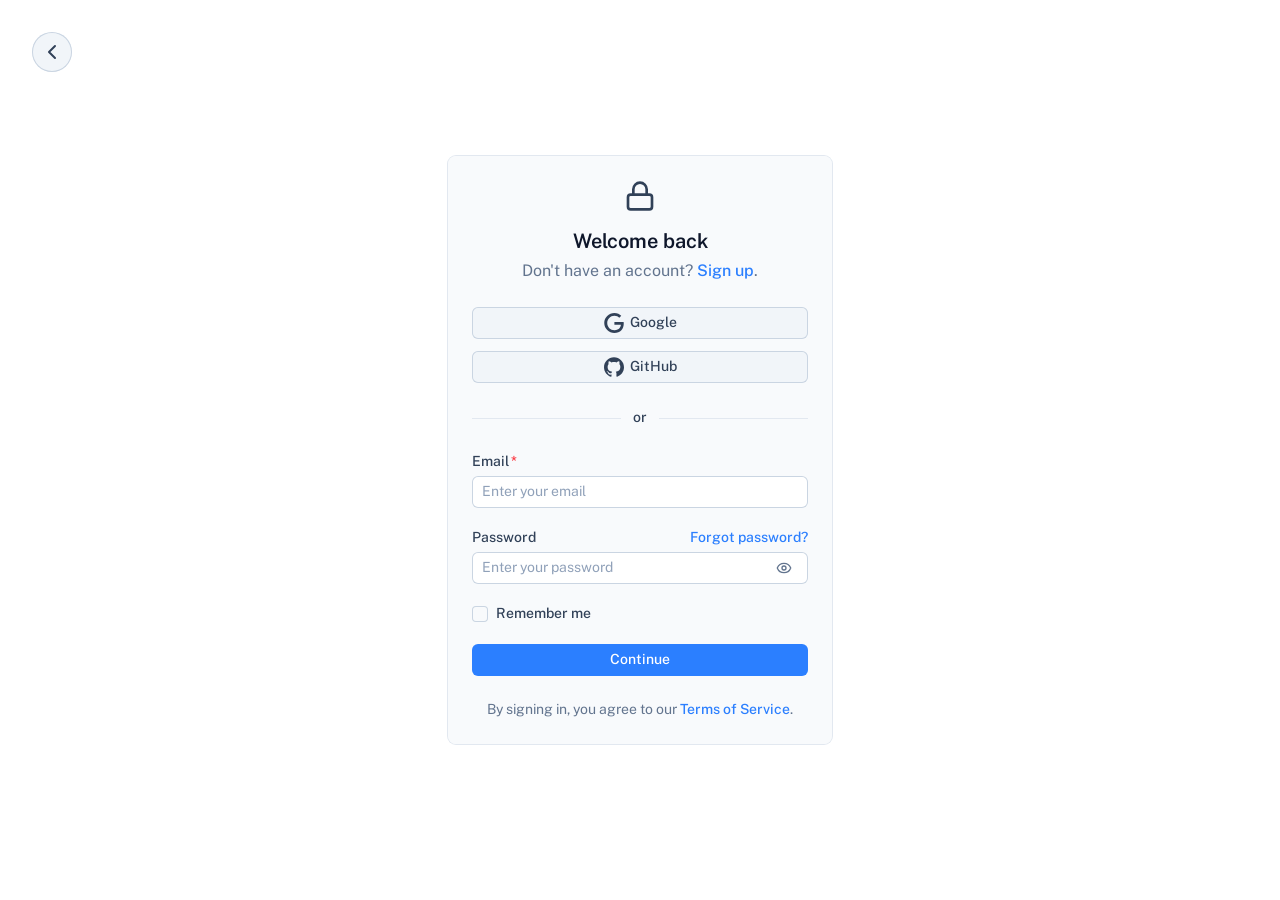
<file: login/index.html>
<!DOCTYPE html><html  lang="en"><head><meta charset="utf-8"><meta name="viewport" content="width=device-width, initial-scale=1"><style id="nuxt-ui-colors">@layer base {
  :root {
  --ui-color-primary-50: var(--color-blue-50, oklch(97% 0.014 254.604));
  --ui-color-primary-100: var(--color-blue-100, oklch(93.2% 0.032 255.585));
  --ui-color-primary-200: var(--color-blue-200, oklch(88.2% 0.059 254.128));
  --ui-color-primary-300: var(--color-blue-300, oklch(80.9% 0.105 251.813));
  --ui-color-primary-400: var(--color-blue-400, oklch(70.7% 0.165 254.624));
  --ui-color-primary-500: var(--color-blue-500, oklch(62.3% 0.214 259.815));
  --ui-color-primary-600: var(--color-blue-600, oklch(54.6% 0.245 262.881));
  --ui-color-primary-700: var(--color-blue-700, oklch(48.8% 0.243 264.376));
  --ui-color-primary-800: var(--color-blue-800, oklch(42.4% 0.199 265.638));
  --ui-color-primary-900: var(--color-blue-900, oklch(37.9% 0.146 265.522));
  --ui-color-primary-950: var(--color-blue-950, oklch(28.2% 0.091 267.935));
  --ui-color-secondary-50: var(--color-blue-50, oklch(97% 0.014 254.604));
  --ui-color-secondary-100: var(--color-blue-100, oklch(93.2% 0.032 255.585));
  --ui-color-secondary-200: var(--color-blue-200, oklch(88.2% 0.059 254.128));
  --ui-color-secondary-300: var(--color-blue-300, oklch(80.9% 0.105 251.813));
  --ui-color-secondary-400: var(--color-blue-400, oklch(70.7% 0.165 254.624));
  --ui-color-secondary-500: var(--color-blue-500, oklch(62.3% 0.214 259.815));
  --ui-color-secondary-600: var(--color-blue-600, oklch(54.6% 0.245 262.881));
  --ui-color-secondary-700: var(--color-blue-700, oklch(48.8% 0.243 264.376));
  --ui-color-secondary-800: var(--color-blue-800, oklch(42.4% 0.199 265.638));
  --ui-color-secondary-900: var(--color-blue-900, oklch(37.9% 0.146 265.522));
  --ui-color-secondary-950: var(--color-blue-950, oklch(28.2% 0.091 267.935));
  --ui-color-success-50: var(--color-green-50, oklch(98.2% 0.018 155.826));
  --ui-color-success-100: var(--color-green-100, oklch(96.2% 0.044 156.743));
  --ui-color-success-200: var(--color-green-200, oklch(92.5% 0.084 155.995));
  --ui-color-success-300: var(--color-green-300, oklch(87.1% 0.15 154.449));
  --ui-color-success-400: var(--color-green-400, oklch(79.2% 0.209 151.711));
  --ui-color-success-500: var(--color-green-500, oklch(72.3% 0.219 149.579));
  --ui-color-success-600: var(--color-green-600, oklch(62.7% 0.194 149.214));
  --ui-color-success-700: var(--color-green-700, oklch(52.7% 0.154 150.069));
  --ui-color-success-800: var(--color-green-800, oklch(44.8% 0.119 151.328));
  --ui-color-success-900: var(--color-green-900, oklch(39.3% 0.095 152.535));
  --ui-color-success-950: var(--color-green-950, oklch(26.6% 0.065 152.934));
  --ui-color-info-50: var(--color-blue-50, oklch(97% 0.014 254.604));
  --ui-color-info-100: var(--color-blue-100, oklch(93.2% 0.032 255.585));
  --ui-color-info-200: var(--color-blue-200, oklch(88.2% 0.059 254.128));
  --ui-color-info-300: var(--color-blue-300, oklch(80.9% 0.105 251.813));
  --ui-color-info-400: var(--color-blue-400, oklch(70.7% 0.165 254.624));
  --ui-color-info-500: var(--color-blue-500, oklch(62.3% 0.214 259.815));
  --ui-color-info-600: var(--color-blue-600, oklch(54.6% 0.245 262.881));
  --ui-color-info-700: var(--color-blue-700, oklch(48.8% 0.243 264.376));
  --ui-color-info-800: var(--color-blue-800, oklch(42.4% 0.199 265.638));
  --ui-color-info-900: var(--color-blue-900, oklch(37.9% 0.146 265.522));
  --ui-color-info-950: var(--color-blue-950, oklch(28.2% 0.091 267.935));
  --ui-color-warning-50: var(--color-yellow-50, oklch(98.7% 0.026 102.212));
  --ui-color-warning-100: var(--color-yellow-100, oklch(97.3% 0.071 103.193));
  --ui-color-warning-200: var(--color-yellow-200, oklch(94.5% 0.129 101.54));
  --ui-color-warning-300: var(--color-yellow-300, oklch(90.5% 0.182 98.111));
  --ui-color-warning-400: var(--color-yellow-400, oklch(85.2% 0.199 91.936));
  --ui-color-warning-500: var(--color-yellow-500, oklch(79.5% 0.184 86.047));
  --ui-color-warning-600: var(--color-yellow-600, oklch(68.1% 0.162 75.834));
  --ui-color-warning-700: var(--color-yellow-700, oklch(55.4% 0.135 66.442));
  --ui-color-warning-800: var(--color-yellow-800, oklch(47.6% 0.114 61.907));
  --ui-color-warning-900: var(--color-yellow-900, oklch(42.1% 0.095 57.708));
  --ui-color-warning-950: var(--color-yellow-950, oklch(28.6% 0.066 53.813));
  --ui-color-error-50: var(--color-red-50, oklch(97.1% 0.013 17.38));
  --ui-color-error-100: var(--color-red-100, oklch(93.6% 0.032 17.717));
  --ui-color-error-200: var(--color-red-200, oklch(88.5% 0.062 18.334));
  --ui-color-error-300: var(--color-red-300, oklch(80.8% 0.114 19.571));
  --ui-color-error-400: var(--color-red-400, oklch(70.4% 0.191 22.216));
  --ui-color-error-500: var(--color-red-500, oklch(63.7% 0.237 25.331));
  --ui-color-error-600: var(--color-red-600, oklch(57.7% 0.245 27.325));
  --ui-color-error-700: var(--color-red-700, oklch(50.5% 0.213 27.518));
  --ui-color-error-800: var(--color-red-800, oklch(44.4% 0.177 26.899));
  --ui-color-error-900: var(--color-red-900, oklch(39.6% 0.141 25.723));
  --ui-color-error-950: var(--color-red-950, oklch(25.8% 0.092 26.042));
  --ui-color-neutral-50: var(--color-slate-50, oklch(98.4% 0.003 247.858));
  --ui-color-neutral-100: var(--color-slate-100, oklch(96.8% 0.007 247.896));
  --ui-color-neutral-200: var(--color-slate-200, oklch(92.9% 0.013 255.508));
  --ui-color-neutral-300: var(--color-slate-300, oklch(86.9% 0.022 252.894));
  --ui-color-neutral-400: var(--color-slate-400, oklch(70.4% 0.04 256.788));
  --ui-color-neutral-500: var(--color-slate-500, oklch(55.4% 0.046 257.417));
  --ui-color-neutral-600: var(--color-slate-600, oklch(44.6% 0.043 257.281));
  --ui-color-neutral-700: var(--color-slate-700, oklch(37.2% 0.044 257.287));
  --ui-color-neutral-800: var(--color-slate-800, oklch(27.9% 0.041 260.031));
  --ui-color-neutral-900: var(--color-slate-900, oklch(20.8% 0.042 265.755));
  --ui-color-neutral-950: var(--color-slate-950, oklch(12.9% 0.042 264.695));
  }
  :root, .light {
  --ui-primary: var(--ui-color-primary-500);
  --ui-secondary: var(--ui-color-secondary-500);
  --ui-success: var(--ui-color-success-500);
  --ui-info: var(--ui-color-info-500);
  --ui-warning: var(--ui-color-warning-500);
  --ui-error: var(--ui-color-error-500);
  }
  .dark {
  --ui-primary: var(--ui-color-primary-400);
  --ui-secondary: var(--ui-color-secondary-400);
  --ui-success: var(--ui-color-success-400);
  --ui-info: var(--ui-color-info-400);
  --ui-warning: var(--ui-color-warning-400);
  --ui-error: var(--ui-color-error-400);
  }
}</style><script type="importmap">{"imports":{"#entry":"/_nuxt/D64t3WKM.js"}}</script><title>Login - Nuxt SaaS template</title><link rel="stylesheet" href="/_nuxt/entry.BrpsbfF8.css" crossorigin><style>@layer components {:where(.i-lucide\:chevron-left){display:inline-block;width:1em;height:1em;background-color:currentColor;-webkit-mask-image:var(--svg);mask-image:var(--svg);-webkit-mask-repeat:no-repeat;mask-repeat:no-repeat;-webkit-mask-size:100% 100%;mask-size:100% 100%;--svg:url("data:image/svg+xml,%3Csvg xmlns='http://www.w3.org/2000/svg' viewBox='0 0 24 24' width='24' height='24'%3E%3Cpath fill='none' stroke='black' stroke-linecap='round' stroke-linejoin='round' stroke-width='2' d='m15 18l-6-6l6-6'/%3E%3C/svg%3E")}:where(.i-lucide\:eye){display:inline-block;width:1em;height:1em;background-color:currentColor;-webkit-mask-image:var(--svg);mask-image:var(--svg);-webkit-mask-repeat:no-repeat;mask-repeat:no-repeat;-webkit-mask-size:100% 100%;mask-size:100% 100%;--svg:url("data:image/svg+xml,%3Csvg xmlns='http://www.w3.org/2000/svg' viewBox='0 0 24 24' width='24' height='24'%3E%3Cg fill='none' stroke='black' stroke-linecap='round' stroke-linejoin='round' stroke-width='2'%3E%3Cpath d='M2.062 12.348a1 1 0 0 1 0-.696a10.75 10.75 0 0 1 19.876 0a1 1 0 0 1 0 .696a10.75 10.75 0 0 1-19.876 0'/%3E%3Ccircle cx='12' cy='12' r='3'/%3E%3C/g%3E%3C/svg%3E")}:where(.i-lucide\:lock){display:inline-block;width:1em;height:1em;background-color:currentColor;-webkit-mask-image:var(--svg);mask-image:var(--svg);-webkit-mask-repeat:no-repeat;mask-repeat:no-repeat;-webkit-mask-size:100% 100%;mask-size:100% 100%;--svg:url("data:image/svg+xml,%3Csvg xmlns='http://www.w3.org/2000/svg' viewBox='0 0 24 24' width='24' height='24'%3E%3Cg fill='none' stroke='black' stroke-linecap='round' stroke-linejoin='round' stroke-width='2'%3E%3Crect width='18' height='11' x='3' y='11' rx='2' ry='2'/%3E%3Cpath d='M7 11V7a5 5 0 0 1 10 0v4'/%3E%3C/g%3E%3C/svg%3E")}:where(.i-simple-icons\:github){display:inline-block;width:1em;height:1em;background-color:currentColor;-webkit-mask-image:var(--svg);mask-image:var(--svg);-webkit-mask-repeat:no-repeat;mask-repeat:no-repeat;-webkit-mask-size:100% 100%;mask-size:100% 100%;--svg:url("data:image/svg+xml,%3Csvg xmlns='http://www.w3.org/2000/svg' viewBox='0 0 24 24' width='24' height='24'%3E%3Cpath fill='black' d='M12 .297c-6.63 0-12 5.373-12 12c0 5.303 3.438 9.8 8.205 11.385c.6.113.82-.258.82-.577c0-.285-.01-1.04-.015-2.04c-3.338.724-4.042-1.61-4.042-1.61C4.422 18.07 3.633 17.7 3.633 17.7c-1.087-.744.084-.729.084-.729c1.205.084 1.838 1.236 1.838 1.236c1.07 1.835 2.809 1.305 3.495.998c.108-.776.417-1.305.76-1.605c-2.665-.3-5.466-1.332-5.466-5.93c0-1.31.465-2.38 1.235-3.22c-.135-.303-.54-1.523.105-3.176c0 0 1.005-.322 3.3 1.23c.96-.267 1.98-.399 3-.405c1.02.006 2.04.138 3 .405c2.28-1.552 3.285-1.23 3.285-1.23c.645 1.653.24 2.873.12 3.176c.765.84 1.23 1.91 1.23 3.22c0 4.61-2.805 5.625-5.475 5.92c.42.36.81 1.096.81 2.22c0 1.606-.015 2.896-.015 3.286c0 .315.21.69.825.57C20.565 22.092 24 17.592 24 12.297c0-6.627-5.373-12-12-12'/%3E%3C/svg%3E")}:where(.i-simple-icons\:google){display:inline-block;width:1em;height:1em;background-color:currentColor;-webkit-mask-image:var(--svg);mask-image:var(--svg);-webkit-mask-repeat:no-repeat;mask-repeat:no-repeat;-webkit-mask-size:100% 100%;mask-size:100% 100%;--svg:url("data:image/svg+xml,%3Csvg xmlns='http://www.w3.org/2000/svg' viewBox='0 0 24 24' width='24' height='24'%3E%3Cpath fill='black' d='M12.48 10.92v3.28h7.84c-.24 1.84-.853 3.187-1.787 4.133c-1.147 1.147-2.933 2.4-6.053 2.4c-4.827 0-8.6-3.893-8.6-8.72s3.773-8.72 8.6-8.72c2.6 0 4.507 1.027 5.907 2.347l2.307-2.307C18.747 1.44 16.133 0 12.48 0C5.867 0 .307 5.387.307 12s5.56 12 12.173 12c3.573 0 6.267-1.173 8.373-3.36c2.16-2.16 2.84-5.213 2.84-7.667c0-.76-.053-1.467-.173-2.053z'/%3E%3C/svg%3E")}}</style><link rel="preload" as="fetch" crossorigin="anonymous" href="/login/_payload.json?0d101ac8-e597-4d43-939a-42e69192d5e8"><link rel="modulepreload" as="script" crossorigin href="/_nuxt/D64t3WKM.js"><link rel="modulepreload" as="script" crossorigin href="/_nuxt/_WBmgcBv.js"><link rel="modulepreload" as="script" crossorigin href="/_nuxt/CUXpRV5q.js"><link rel="modulepreload" as="script" crossorigin href="/_nuxt/BT2arHPo.js"><link rel="modulepreload" as="script" crossorigin href="/_nuxt/D22auFsO.js"><link rel="modulepreload" as="script" crossorigin href="/_nuxt/OIE3mSOy.js"><link rel="modulepreload" as="script" crossorigin href="/_nuxt/CKsIA6gm.js"><link rel="modulepreload" as="script" crossorigin href="/_nuxt/Dip2NRcy.js"><link rel="preload" as="fetch" fetchpriority="low" crossorigin="anonymous" href="/_nuxt/builds/meta/0d101ac8-e597-4d43-939a-42e69192d5e8.json"><link rel="prefetch" as="style" crossorigin href="/_nuxt/index.C1qFlIse.css"><link rel="prefetch" as="script" crossorigin href="/_nuxt/BsPwhjOX.js"><link rel="prefetch" as="script" crossorigin href="/_nuxt/PSRA_OX7.js"><link rel="prefetch" as="script" crossorigin href="/_nuxt/CYbZu6mI.js"><link rel="prefetch" as="script" crossorigin href="/_nuxt/CMnTAyKD.js"><link rel="prefetch" as="script" crossorigin href="/_nuxt/DBG7D4v9.js"><link rel="prefetch" as="script" crossorigin href="/_nuxt/CWTYRDTo.js"><meta name="theme-color" content="white"><link rel="icon" href="/favicon.ico"><meta property="og:image" content="https://ui.nuxt.com/assets/templates/nuxt/saas-light.png"><meta name="twitter:image" content="https://ui.nuxt.com/assets/templates/nuxt/saas-light.png"><meta name="twitter:card" content="summary_large_image"><meta name="description" content="Login to your account to continue"><script type="module" src="/_nuxt/D64t3WKM.js" crossorigin></script><script>"use strict";(()=>{const t=window,e=document.documentElement,c=["dark","light"],n=getStorageValue("localStorage","nuxt-color-mode")||"system";let i=n==="system"?u():n;const r=e.getAttribute("data-color-mode-forced");r&&(i=r),l(i),t["__NUXT_COLOR_MODE__"]={preference:n,value:i,getColorScheme:u,addColorScheme:l,removeColorScheme:d};function l(o){const s=""+o+"",a="";e.classList?e.classList.add(s):e.className+=" "+s,a&&e.setAttribute("data-"+a,o)}function d(o){const s=""+o+"",a="";e.classList?e.classList.remove(s):e.className=e.className.replace(new RegExp(s,"g"),""),a&&e.removeAttribute("data-"+a)}function f(o){return t.matchMedia("(prefers-color-scheme"+o+")")}function u(){if(t.matchMedia&&f("").media!=="not all"){for(const o of c)if(f(":"+o).matches)return o}return"light"}})();function getStorageValue(t,e){switch(t){case"localStorage":return window.localStorage.getItem(e);case"sessionStorage":return window.sessionStorage.getItem(e);case"cookie":return getCookie(e);default:return null}}function getCookie(t){const c=("; "+window.document.cookie).split("; "+t+"=");if(c.length===2)return c.pop()?.split(";").shift()}</script></head><body><div id="__nuxt" class="isolate"><!--[--><!--[--><!--[--><!--[--><!--[--><div class="nuxt-loading-indicator" style="position:fixed;top:0;right:0;left:0;pointer-events:none;width:auto;height:3px;opacity:0;background:repeating-linear-gradient(to right,#00dc82 0%,#34cdfe 50%,#0047e1 100%);background-size:0% auto;transform:scaleX(0%);transform-origin:left;transition:transform 0.1s, height 0.4s, opacity 0.4s;z-index:999999;"></div><div class="h-screen flex items-center justify-center px-4"><!--[--><a href="/" class="font-medium inline-flex items-center disabled:cursor-not-allowed aria-disabled:cursor-not-allowed disabled:opacity-75 aria-disabled:opacity-75 transition-colors text-base gap-2 ring ring-inset ring-accented text-default bg-elevated hover:bg-accented/75 active:bg-accented/75 disabled:bg-elevated aria-disabled:bg-elevated focus:outline-none focus-visible:ring-2 focus-visible:ring-inverted p-2 absolute left-8 top-8 rounded-full z-10"><!--[--><!--[--><span class="iconify i-lucide:chevron-left shrink-0 size-6" aria-hidden="true" style=""></span><!--]--><!--[--><!----><!--]--><!--[--><!----><!--]--><!--]--></a><!--]--><div data-orientation="vertical" class="relative flex rounded-lg bg-elevated/50 ring ring-default max-w-sm w-full" style=""><!----><div class="relative flex flex-col flex-1 lg:grid gap-x-8 gap-y-4 p-4 sm:p-6"><!----><!--[--><!--[--><div class="w-full space-y-6"><div class="flex flex-col text-center"><!--[--><div class="mb-2"><!--[--><span class="iconify i-lucide:lock size-8 shrink-0 inline-block" aria-hidden="true" style=""></span><!--]--></div><div class="text-xl text-pretty font-semibold text-highlighted"><!--[-->Welcome back<!--]--></div><div class="mt-1 text-base text-pretty text-muted"><!--[--> Don&#39;t have an account? <a href="/signup" class="focus-visible:outline-primary hover:text-default transition-colors text-primary font-medium"><!--[--><!--[-->Sign up<!--]--><!--]--></a>. <!--]--></div><!--]--></div><div class="gap-y-6 flex flex-col"><div class="space-y-3"><!--[--><!--[--><!--[--><!--[--><button type="button" class="rounded-md font-medium inline-flex items-center disabled:cursor-not-allowed aria-disabled:cursor-not-allowed disabled:opacity-75 aria-disabled:opacity-75 transition-colors px-2.5 py-1.5 text-sm gap-1.5 w-full justify-center ring ring-inset ring-accented text-default bg-elevated hover:bg-accented/75 active:bg-accented/75 disabled:bg-elevated aria-disabled:bg-elevated focus:outline-none focus-visible:ring-2 focus-visible:ring-inverted"><!--[--><!--[--><span class="iconify i-simple-icons:google shrink-0 size-5" aria-hidden="true" style=""></span><!--]--><!--[--><span class="truncate">Google</span><!--]--><!--[--><!----><!--]--><!--]--></button><!--]--><!--]--><!--[--><!--[--><button type="button" class="rounded-md font-medium inline-flex items-center disabled:cursor-not-allowed aria-disabled:cursor-not-allowed disabled:opacity-75 aria-disabled:opacity-75 transition-colors px-2.5 py-1.5 text-sm gap-1.5 w-full justify-center ring ring-inset ring-accented text-default bg-elevated hover:bg-accented/75 active:bg-accented/75 disabled:bg-elevated aria-disabled:bg-elevated focus:outline-none focus-visible:ring-2 focus-visible:ring-inverted"><!--[--><!--[--><span class="iconify i-simple-icons:github shrink-0 size-5" aria-hidden="true" style=""></span><!--]--><!--[--><span class="truncate">GitHub</span><!--]--><!--[--><!----><!--]--><!--]--></button><!--]--><!--]--><!--]--><!--]--></div><div data-orientation="horizontal" role="separator" class="flex items-center align-center text-center w-full flex-row"><!--[--><!--[--><div class="border-default w-full border-solid border-t"></div><!--[--><div class="font-medium text-default flex mx-3 whitespace-nowrap"><!--[--><span class="text-sm">or</span><!--]--></div><div class="border-default w-full border-solid border-t"></div><!--]--><!--]--><!--]--></div><form id="v-0-0-0" class="space-y-5"><!--[--><!--[--><div class="text-sm"><div class=""><div class="flex content-center items-center justify-between"><label for="v-0-0-1" class="block font-medium text-default after:content-[&#39;*&#39;] after:ms-0.5 after:text-error"><!--[--><!--[-->Email<!--]--><!--]--></label><!----></div><!----></div><div class="mt-1 relative"><!--[--><!--[--><div class="relative inline-flex items-center w-full"><input id="v-0-0-1" type="text" name="email" placeholder="Enter your email" class="w-full rounded-md border-0 appearance-none placeholder:text-dimmed focus:outline-none disabled:cursor-not-allowed disabled:opacity-75 transition-colors px-2.5 py-1.5 text-sm gap-1.5 text-highlighted bg-default ring ring-inset ring-accented focus-visible:ring-2 focus-visible:ring-inset focus-visible:ring-primary" autocomplete="off" aria-invalid="false"><!--[--><!--]--><!----><!----></div><!--]--><!--]--><!----></div></div><div class="text-sm"><div class=""><div class="flex content-center items-center justify-between"><label for="v-0-0-2" class="block font-medium text-default"><!--[--><!--[-->Password<!--]--><!--]--></label><span id="v-0-0-2-hint" class="text-muted"><!--[--><!--[--><a href="/" tabindex="-1" class="focus-visible:outline-primary hover:text-default transition-colors text-primary font-medium"><!--[--><!--[-->Forgot password?<!--]--><!--]--></a><!--]--><!--]--></span></div><!----></div><div class="mt-1 relative"><!--[--><!--[--><div class="relative inline-flex items-center w-full"><input id="v-0-0-2" type="password" name="password" placeholder="Enter your password" class="w-full rounded-md border-0 appearance-none placeholder:text-dimmed focus:outline-none disabled:cursor-not-allowed disabled:opacity-75 transition-colors px-2.5 py-1.5 text-sm gap-1.5 text-highlighted bg-default ring ring-inset ring-accented focus-visible:ring-2 focus-visible:ring-inset focus-visible:ring-primary pe-9" autocomplete="off" aria-invalid="false"><!--[--><!--]--><!----><span class="absolute inset-y-0 end-0 flex items-center pe-2.5"><!--[--><!--[--><!--[--><button type="button" aria-label="Show password" aria-pressed="false" aria-controls="password" class="rounded-md font-medium inline-flex items-center disabled:cursor-not-allowed aria-disabled:cursor-not-allowed disabled:opacity-75 aria-disabled:opacity-75 transition-colors text-xs gap-1.5 text-muted hover:text-default active:text-default disabled:text-muted aria-disabled:text-muted focus:outline-none focus-visible:ring-inset focus-visible:ring-2 focus-visible:ring-inverted p-1.5"><!--[--><!--[--><span class="iconify i-lucide:eye shrink-0 size-4" aria-hidden="true" style=""></span><!--]--><!--[--><!----><!--]--><!--[--><!----><!--]--><!--]--></button><!--]--><!--]--><!--]--></span></div><!--]--><!--]--><!----></div></div><div class="text-sm"><div class=""><!----><!----></div><div class=""><!--[--><!--[--><div class="relative flex items-start flex-row"><div class="flex items-center h-5"><button type="button" aria-invalid="false" class="rounded-sm ring ring-inset ring-accented overflow-hidden focus-visible:outline-2 focus-visible:outline-offset-2 focus-visible:outline-primary size-4" id="v-0-0-3" role="checkbox" aria-checked="false" aria-required="false" data-state="unchecked"><!--[--><!----><!--]--><!--[--><!-- We render single input if it's required --><!--[--><input data-hidden tabindex="-1" style="position:absolute;border:0;width:1px;height:1px;padding:0;margin:-1px;overflow:hidden;clip:rect(0, 0, 0, 0);clip-path:inset(50%);white-space:nowrap;word-wrap:normal;" name="remember" value="on" type="checkbox"><!--]--><!--]--></button></div><div class="w-full ms-2 text-sm"><label for="v-0-0-3" class="block font-medium text-default"><!--[--><!--[-->Remember me<!--]--><!--]--></label><!----></div></div><!--]--><!--]--><!----></div></div><!--]--><!----><!--[--><!--[--><!--[--><button type="submit" class="rounded-md font-medium inline-flex items-center disabled:cursor-not-allowed aria-disabled:cursor-not-allowed disabled:opacity-75 aria-disabled:opacity-75 transition-colors px-2.5 py-1.5 text-sm gap-1.5 w-full justify-center text-inverted bg-primary hover:bg-primary/75 active:bg-primary/75 disabled:bg-primary aria-disabled:bg-primary focus-visible:outline-2 focus-visible:outline-offset-2 focus-visible:outline-primary"><!--[--><!--[--><!----><!--]--><!--[--><span class="truncate">Continue</span><!--]--><!--[--><!----><!--]--><!--]--></button><!--]--><!--]--><!--]--><!--]--></form></div><div class="text-sm text-center text-muted mt-2"><!--[--> By signing in, you agree to our <a href="/" class="focus-visible:outline-primary hover:text-default transition-colors text-primary font-medium"><!--[--><!--[-->Terms of Service<!--]--><!--]--></a>. <!--]--></div></div><!--]--><!--]--></div><!----></div></div><span></span><!--]--><!--]--><!--[--><!--]--><!--v-if--><!--]--><!--[--><!--]--><!--]--><!--]--></div><div id="teleports"></div><script type="application/json" data-nuxt-data="nuxt-app" data-ssr="true" id="__NUXT_DATA__" data-src="/login/_payload.json?0d101ac8-e597-4d43-939a-42e69192d5e8">[{"state":1,"once":14,"_errors":15,"serverRendered":5,"path":17,"prerenderedAt":18},["Reactive",2],{"$scolor-mode":3,"$stoasts":7,"$ssite-config":8},{"preference":4,"value":4,"unknown":5,"forced":6},"system",true,false,[],{"_priority":9,"env":12,"name":13},{"name":10,"env":11},-10,-15,"production","nuxt-ui-template-saas",["Set"],["ShallowReactive",16],{"navigation":-1,"search":-1},"/login",1758790212443]</script><script>window.__NUXT__={};window.__NUXT__.config={public:{content:{wsUrl:""},mdc:{components:{prose:true,map:{accordion:"ProseAccordion","accordion-item":"ProseAccordionItem",badge:"ProseBadge",callout:"ProseCallout",card:"ProseCard","card-group":"ProseCardGroup",caution:"ProseCaution","code-collapse":"ProseCodeCollapse","code-group":"ProseCodeGroup","code-icon":"ProseCodeIcon","code-preview":"ProseCodePreview","code-tree":"ProseCodeTree",collapsible:"ProseCollapsible",field:"ProseField","field-group":"ProseFieldGroup",icon:"ProseIcon",kbd:"ProseKbd",note:"ProseNote",steps:"ProseSteps",tabs:"ProseTabs","tabs-item":"ProseTabsItem",tip:"ProseTip",warning:"ProseWarning"}},headings:{anchorLinks:{h1:false,h2:true,h3:true,h4:true,h5:false,h6:false}}},preview:{api:"https://api.nuxt.studio",iframeMessagingAllowedOrigins:""}},app:{baseURL:"/",buildId:"0d101ac8-e597-4d43-939a-42e69192d5e8",buildAssetsDir:"/_nuxt/",cdnURL:""}}</script></body></html>
</file>
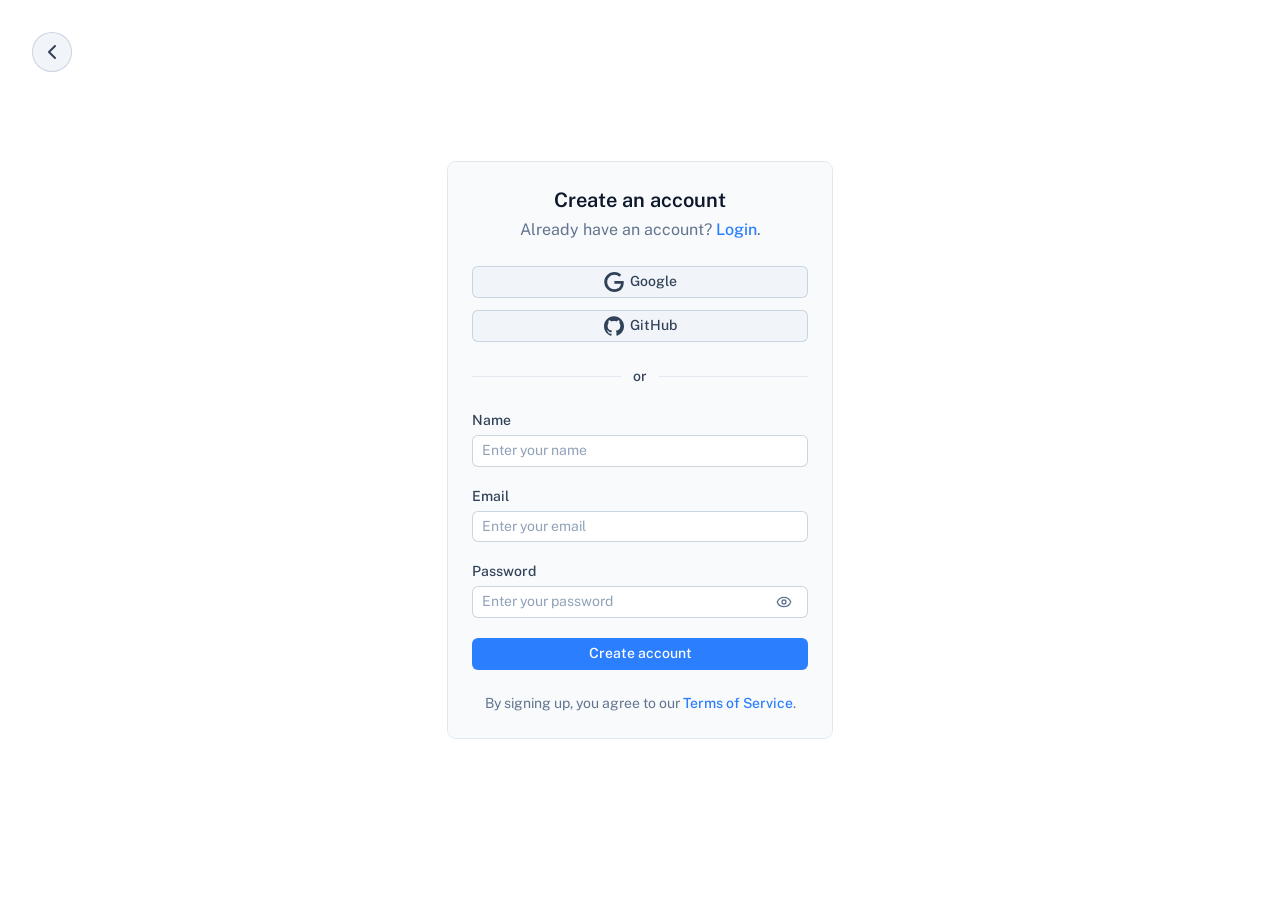
<file: signup/index.html>
<!DOCTYPE html><html  lang="en"><head><meta charset="utf-8"><meta name="viewport" content="width=device-width, initial-scale=1"><style id="nuxt-ui-colors">@layer base {
  :root {
  --ui-color-primary-50: var(--color-blue-50, oklch(97% 0.014 254.604));
  --ui-color-primary-100: var(--color-blue-100, oklch(93.2% 0.032 255.585));
  --ui-color-primary-200: var(--color-blue-200, oklch(88.2% 0.059 254.128));
  --ui-color-primary-300: var(--color-blue-300, oklch(80.9% 0.105 251.813));
  --ui-color-primary-400: var(--color-blue-400, oklch(70.7% 0.165 254.624));
  --ui-color-primary-500: var(--color-blue-500, oklch(62.3% 0.214 259.815));
  --ui-color-primary-600: var(--color-blue-600, oklch(54.6% 0.245 262.881));
  --ui-color-primary-700: var(--color-blue-700, oklch(48.8% 0.243 264.376));
  --ui-color-primary-800: var(--color-blue-800, oklch(42.4% 0.199 265.638));
  --ui-color-primary-900: var(--color-blue-900, oklch(37.9% 0.146 265.522));
  --ui-color-primary-950: var(--color-blue-950, oklch(28.2% 0.091 267.935));
  --ui-color-secondary-50: var(--color-blue-50, oklch(97% 0.014 254.604));
  --ui-color-secondary-100: var(--color-blue-100, oklch(93.2% 0.032 255.585));
  --ui-color-secondary-200: var(--color-blue-200, oklch(88.2% 0.059 254.128));
  --ui-color-secondary-300: var(--color-blue-300, oklch(80.9% 0.105 251.813));
  --ui-color-secondary-400: var(--color-blue-400, oklch(70.7% 0.165 254.624));
  --ui-color-secondary-500: var(--color-blue-500, oklch(62.3% 0.214 259.815));
  --ui-color-secondary-600: var(--color-blue-600, oklch(54.6% 0.245 262.881));
  --ui-color-secondary-700: var(--color-blue-700, oklch(48.8% 0.243 264.376));
  --ui-color-secondary-800: var(--color-blue-800, oklch(42.4% 0.199 265.638));
  --ui-color-secondary-900: var(--color-blue-900, oklch(37.9% 0.146 265.522));
  --ui-color-secondary-950: var(--color-blue-950, oklch(28.2% 0.091 267.935));
  --ui-color-success-50: var(--color-green-50, oklch(98.2% 0.018 155.826));
  --ui-color-success-100: var(--color-green-100, oklch(96.2% 0.044 156.743));
  --ui-color-success-200: var(--color-green-200, oklch(92.5% 0.084 155.995));
  --ui-color-success-300: var(--color-green-300, oklch(87.1% 0.15 154.449));
  --ui-color-success-400: var(--color-green-400, oklch(79.2% 0.209 151.711));
  --ui-color-success-500: var(--color-green-500, oklch(72.3% 0.219 149.579));
  --ui-color-success-600: var(--color-green-600, oklch(62.7% 0.194 149.214));
  --ui-color-success-700: var(--color-green-700, oklch(52.7% 0.154 150.069));
  --ui-color-success-800: var(--color-green-800, oklch(44.8% 0.119 151.328));
  --ui-color-success-900: var(--color-green-900, oklch(39.3% 0.095 152.535));
  --ui-color-success-950: var(--color-green-950, oklch(26.6% 0.065 152.934));
  --ui-color-info-50: var(--color-blue-50, oklch(97% 0.014 254.604));
  --ui-color-info-100: var(--color-blue-100, oklch(93.2% 0.032 255.585));
  --ui-color-info-200: var(--color-blue-200, oklch(88.2% 0.059 254.128));
  --ui-color-info-300: var(--color-blue-300, oklch(80.9% 0.105 251.813));
  --ui-color-info-400: var(--color-blue-400, oklch(70.7% 0.165 254.624));
  --ui-color-info-500: var(--color-blue-500, oklch(62.3% 0.214 259.815));
  --ui-color-info-600: var(--color-blue-600, oklch(54.6% 0.245 262.881));
  --ui-color-info-700: var(--color-blue-700, oklch(48.8% 0.243 264.376));
  --ui-color-info-800: var(--color-blue-800, oklch(42.4% 0.199 265.638));
  --ui-color-info-900: var(--color-blue-900, oklch(37.9% 0.146 265.522));
  --ui-color-info-950: var(--color-blue-950, oklch(28.2% 0.091 267.935));
  --ui-color-warning-50: var(--color-yellow-50, oklch(98.7% 0.026 102.212));
  --ui-color-warning-100: var(--color-yellow-100, oklch(97.3% 0.071 103.193));
  --ui-color-warning-200: var(--color-yellow-200, oklch(94.5% 0.129 101.54));
  --ui-color-warning-300: var(--color-yellow-300, oklch(90.5% 0.182 98.111));
  --ui-color-warning-400: var(--color-yellow-400, oklch(85.2% 0.199 91.936));
  --ui-color-warning-500: var(--color-yellow-500, oklch(79.5% 0.184 86.047));
  --ui-color-warning-600: var(--color-yellow-600, oklch(68.1% 0.162 75.834));
  --ui-color-warning-700: var(--color-yellow-700, oklch(55.4% 0.135 66.442));
  --ui-color-warning-800: var(--color-yellow-800, oklch(47.6% 0.114 61.907));
  --ui-color-warning-900: var(--color-yellow-900, oklch(42.1% 0.095 57.708));
  --ui-color-warning-950: var(--color-yellow-950, oklch(28.6% 0.066 53.813));
  --ui-color-error-50: var(--color-red-50, oklch(97.1% 0.013 17.38));
  --ui-color-error-100: var(--color-red-100, oklch(93.6% 0.032 17.717));
  --ui-color-error-200: var(--color-red-200, oklch(88.5% 0.062 18.334));
  --ui-color-error-300: var(--color-red-300, oklch(80.8% 0.114 19.571));
  --ui-color-error-400: var(--color-red-400, oklch(70.4% 0.191 22.216));
  --ui-color-error-500: var(--color-red-500, oklch(63.7% 0.237 25.331));
  --ui-color-error-600: var(--color-red-600, oklch(57.7% 0.245 27.325));
  --ui-color-error-700: var(--color-red-700, oklch(50.5% 0.213 27.518));
  --ui-color-error-800: var(--color-red-800, oklch(44.4% 0.177 26.899));
  --ui-color-error-900: var(--color-red-900, oklch(39.6% 0.141 25.723));
  --ui-color-error-950: var(--color-red-950, oklch(25.8% 0.092 26.042));
  --ui-color-neutral-50: var(--color-slate-50, oklch(98.4% 0.003 247.858));
  --ui-color-neutral-100: var(--color-slate-100, oklch(96.8% 0.007 247.896));
  --ui-color-neutral-200: var(--color-slate-200, oklch(92.9% 0.013 255.508));
  --ui-color-neutral-300: var(--color-slate-300, oklch(86.9% 0.022 252.894));
  --ui-color-neutral-400: var(--color-slate-400, oklch(70.4% 0.04 256.788));
  --ui-color-neutral-500: var(--color-slate-500, oklch(55.4% 0.046 257.417));
  --ui-color-neutral-600: var(--color-slate-600, oklch(44.6% 0.043 257.281));
  --ui-color-neutral-700: var(--color-slate-700, oklch(37.2% 0.044 257.287));
  --ui-color-neutral-800: var(--color-slate-800, oklch(27.9% 0.041 260.031));
  --ui-color-neutral-900: var(--color-slate-900, oklch(20.8% 0.042 265.755));
  --ui-color-neutral-950: var(--color-slate-950, oklch(12.9% 0.042 264.695));
  }
  :root, .light {
  --ui-primary: var(--ui-color-primary-500);
  --ui-secondary: var(--ui-color-secondary-500);
  --ui-success: var(--ui-color-success-500);
  --ui-info: var(--ui-color-info-500);
  --ui-warning: var(--ui-color-warning-500);
  --ui-error: var(--ui-color-error-500);
  }
  .dark {
  --ui-primary: var(--ui-color-primary-400);
  --ui-secondary: var(--ui-color-secondary-400);
  --ui-success: var(--ui-color-success-400);
  --ui-info: var(--ui-color-info-400);
  --ui-warning: var(--ui-color-warning-400);
  --ui-error: var(--ui-color-error-400);
  }
}</style><script type="importmap">{"imports":{"#entry":"/_nuxt/D64t3WKM.js"}}</script><title>Sign up - Nuxt SaaS template</title><link rel="stylesheet" href="/_nuxt/entry.BrpsbfF8.css" crossorigin><style>@layer components {:where(.i-lucide\:chevron-left){display:inline-block;width:1em;height:1em;background-color:currentColor;-webkit-mask-image:var(--svg);mask-image:var(--svg);-webkit-mask-repeat:no-repeat;mask-repeat:no-repeat;-webkit-mask-size:100% 100%;mask-size:100% 100%;--svg:url("data:image/svg+xml,%3Csvg xmlns='http://www.w3.org/2000/svg' viewBox='0 0 24 24' width='24' height='24'%3E%3Cpath fill='none' stroke='black' stroke-linecap='round' stroke-linejoin='round' stroke-width='2' d='m15 18l-6-6l6-6'/%3E%3C/svg%3E")}:where(.i-lucide\:eye){display:inline-block;width:1em;height:1em;background-color:currentColor;-webkit-mask-image:var(--svg);mask-image:var(--svg);-webkit-mask-repeat:no-repeat;mask-repeat:no-repeat;-webkit-mask-size:100% 100%;mask-size:100% 100%;--svg:url("data:image/svg+xml,%3Csvg xmlns='http://www.w3.org/2000/svg' viewBox='0 0 24 24' width='24' height='24'%3E%3Cg fill='none' stroke='black' stroke-linecap='round' stroke-linejoin='round' stroke-width='2'%3E%3Cpath d='M2.062 12.348a1 1 0 0 1 0-.696a10.75 10.75 0 0 1 19.876 0a1 1 0 0 1 0 .696a10.75 10.75 0 0 1-19.876 0'/%3E%3Ccircle cx='12' cy='12' r='3'/%3E%3C/g%3E%3C/svg%3E")}:where(.i-simple-icons\:github){display:inline-block;width:1em;height:1em;background-color:currentColor;-webkit-mask-image:var(--svg);mask-image:var(--svg);-webkit-mask-repeat:no-repeat;mask-repeat:no-repeat;-webkit-mask-size:100% 100%;mask-size:100% 100%;--svg:url("data:image/svg+xml,%3Csvg xmlns='http://www.w3.org/2000/svg' viewBox='0 0 24 24' width='24' height='24'%3E%3Cpath fill='black' d='M12 .297c-6.63 0-12 5.373-12 12c0 5.303 3.438 9.8 8.205 11.385c.6.113.82-.258.82-.577c0-.285-.01-1.04-.015-2.04c-3.338.724-4.042-1.61-4.042-1.61C4.422 18.07 3.633 17.7 3.633 17.7c-1.087-.744.084-.729.084-.729c1.205.084 1.838 1.236 1.838 1.236c1.07 1.835 2.809 1.305 3.495.998c.108-.776.417-1.305.76-1.605c-2.665-.3-5.466-1.332-5.466-5.93c0-1.31.465-2.38 1.235-3.22c-.135-.303-.54-1.523.105-3.176c0 0 1.005-.322 3.3 1.23c.96-.267 1.98-.399 3-.405c1.02.006 2.04.138 3 .405c2.28-1.552 3.285-1.23 3.285-1.23c.645 1.653.24 2.873.12 3.176c.765.84 1.23 1.91 1.23 3.22c0 4.61-2.805 5.625-5.475 5.92c.42.36.81 1.096.81 2.22c0 1.606-.015 2.896-.015 3.286c0 .315.21.69.825.57C20.565 22.092 24 17.592 24 12.297c0-6.627-5.373-12-12-12'/%3E%3C/svg%3E")}:where(.i-simple-icons\:google){display:inline-block;width:1em;height:1em;background-color:currentColor;-webkit-mask-image:var(--svg);mask-image:var(--svg);-webkit-mask-repeat:no-repeat;mask-repeat:no-repeat;-webkit-mask-size:100% 100%;mask-size:100% 100%;--svg:url("data:image/svg+xml,%3Csvg xmlns='http://www.w3.org/2000/svg' viewBox='0 0 24 24' width='24' height='24'%3E%3Cpath fill='black' d='M12.48 10.92v3.28h7.84c-.24 1.84-.853 3.187-1.787 4.133c-1.147 1.147-2.933 2.4-6.053 2.4c-4.827 0-8.6-3.893-8.6-8.72s3.773-8.72 8.6-8.72c2.6 0 4.507 1.027 5.907 2.347l2.307-2.307C18.747 1.44 16.133 0 12.48 0C5.867 0 .307 5.387.307 12s5.56 12 12.173 12c3.573 0 6.267-1.173 8.373-3.36c2.16-2.16 2.84-5.213 2.84-7.667c0-.76-.053-1.467-.173-2.053z'/%3E%3C/svg%3E")}}</style><link rel="preload" as="fetch" crossorigin="anonymous" href="/signup/_payload.json?0d101ac8-e597-4d43-939a-42e69192d5e8"><link rel="modulepreload" as="script" crossorigin href="/_nuxt/D64t3WKM.js"><link rel="modulepreload" as="script" crossorigin href="/_nuxt/_WBmgcBv.js"><link rel="modulepreload" as="script" crossorigin href="/_nuxt/CUXpRV5q.js"><link rel="modulepreload" as="script" crossorigin href="/_nuxt/CN-x6W4q.js"><link rel="modulepreload" as="script" crossorigin href="/_nuxt/D22auFsO.js"><link rel="modulepreload" as="script" crossorigin href="/_nuxt/OIE3mSOy.js"><link rel="modulepreload" as="script" crossorigin href="/_nuxt/CKsIA6gm.js"><link rel="modulepreload" as="script" crossorigin href="/_nuxt/Dip2NRcy.js"><link rel="preload" as="fetch" fetchpriority="low" crossorigin="anonymous" href="/_nuxt/builds/meta/0d101ac8-e597-4d43-939a-42e69192d5e8.json"><link rel="prefetch" as="style" crossorigin href="/_nuxt/index.C1qFlIse.css"><link rel="prefetch" as="script" crossorigin href="/_nuxt/BsPwhjOX.js"><link rel="prefetch" as="script" crossorigin href="/_nuxt/PSRA_OX7.js"><link rel="prefetch" as="script" crossorigin href="/_nuxt/CYbZu6mI.js"><link rel="prefetch" as="script" crossorigin href="/_nuxt/CMnTAyKD.js"><link rel="prefetch" as="script" crossorigin href="/_nuxt/DBG7D4v9.js"><link rel="prefetch" as="script" crossorigin href="/_nuxt/CWTYRDTo.js"><meta name="theme-color" content="white"><link rel="icon" href="/favicon.ico"><meta property="og:image" content="https://ui.nuxt.com/assets/templates/nuxt/saas-light.png"><meta name="twitter:image" content="https://ui.nuxt.com/assets/templates/nuxt/saas-light.png"><meta name="twitter:card" content="summary_large_image"><meta name="description" content="Create an account to get started"><script type="module" src="/_nuxt/D64t3WKM.js" crossorigin></script><script>"use strict";(()=>{const t=window,e=document.documentElement,c=["dark","light"],n=getStorageValue("localStorage","nuxt-color-mode")||"system";let i=n==="system"?u():n;const r=e.getAttribute("data-color-mode-forced");r&&(i=r),l(i),t["__NUXT_COLOR_MODE__"]={preference:n,value:i,getColorScheme:u,addColorScheme:l,removeColorScheme:d};function l(o){const s=""+o+"",a="";e.classList?e.classList.add(s):e.className+=" "+s,a&&e.setAttribute("data-"+a,o)}function d(o){const s=""+o+"",a="";e.classList?e.classList.remove(s):e.className=e.className.replace(new RegExp(s,"g"),""),a&&e.removeAttribute("data-"+a)}function f(o){return t.matchMedia("(prefers-color-scheme"+o+")")}function u(){if(t.matchMedia&&f("").media!=="not all"){for(const o of c)if(f(":"+o).matches)return o}return"light"}})();function getStorageValue(t,e){switch(t){case"localStorage":return window.localStorage.getItem(e);case"sessionStorage":return window.sessionStorage.getItem(e);case"cookie":return getCookie(e);default:return null}}function getCookie(t){const c=("; "+window.document.cookie).split("; "+t+"=");if(c.length===2)return c.pop()?.split(";").shift()}</script></head><body><div id="__nuxt" class="isolate"><!--[--><!--[--><!--[--><!--[--><!--[--><div class="nuxt-loading-indicator" style="position:fixed;top:0;right:0;left:0;pointer-events:none;width:auto;height:3px;opacity:0;background:repeating-linear-gradient(to right,#00dc82 0%,#34cdfe 50%,#0047e1 100%);background-size:0% auto;transform:scaleX(0%);transform-origin:left;transition:transform 0.1s, height 0.4s, opacity 0.4s;z-index:999999;"></div><div class="h-screen flex items-center justify-center px-4"><!--[--><a href="/" class="font-medium inline-flex items-center disabled:cursor-not-allowed aria-disabled:cursor-not-allowed disabled:opacity-75 aria-disabled:opacity-75 transition-colors text-base gap-2 ring ring-inset ring-accented text-default bg-elevated hover:bg-accented/75 active:bg-accented/75 disabled:bg-elevated aria-disabled:bg-elevated focus:outline-none focus-visible:ring-2 focus-visible:ring-inverted p-2 absolute left-8 top-8 rounded-full z-10"><!--[--><!--[--><span class="iconify i-lucide:chevron-left shrink-0 size-6" aria-hidden="true" style=""></span><!--]--><!--[--><!----><!--]--><!--[--><!----><!--]--><!--]--></a><!--]--><div data-orientation="vertical" class="relative flex rounded-lg bg-elevated/50 ring ring-default max-w-sm w-full" style=""><!----><div class="relative flex flex-col flex-1 lg:grid gap-x-8 gap-y-4 p-4 sm:p-6"><!----><!--[--><!--[--><div class="w-full space-y-6"><div class="flex flex-col text-center"><!--[--><!----><div class="text-xl text-pretty font-semibold text-highlighted"><!--[-->Create an account<!--]--></div><div class="mt-1 text-base text-pretty text-muted"><!--[--> Already have an account? <a href="/login" class="focus-visible:outline-primary hover:text-default transition-colors text-primary font-medium"><!--[--><!--[-->Login<!--]--><!--]--></a>. <!--]--></div><!--]--></div><div class="gap-y-6 flex flex-col"><div class="space-y-3"><!--[--><!--[--><!--[--><!--[--><button type="button" class="rounded-md font-medium inline-flex items-center disabled:cursor-not-allowed aria-disabled:cursor-not-allowed disabled:opacity-75 aria-disabled:opacity-75 transition-colors px-2.5 py-1.5 text-sm gap-1.5 w-full justify-center ring ring-inset ring-accented text-default bg-elevated hover:bg-accented/75 active:bg-accented/75 disabled:bg-elevated aria-disabled:bg-elevated focus:outline-none focus-visible:ring-2 focus-visible:ring-inverted"><!--[--><!--[--><span class="iconify i-simple-icons:google shrink-0 size-5" aria-hidden="true" style=""></span><!--]--><!--[--><span class="truncate">Google</span><!--]--><!--[--><!----><!--]--><!--]--></button><!--]--><!--]--><!--[--><!--[--><button type="button" class="rounded-md font-medium inline-flex items-center disabled:cursor-not-allowed aria-disabled:cursor-not-allowed disabled:opacity-75 aria-disabled:opacity-75 transition-colors px-2.5 py-1.5 text-sm gap-1.5 w-full justify-center ring ring-inset ring-accented text-default bg-elevated hover:bg-accented/75 active:bg-accented/75 disabled:bg-elevated aria-disabled:bg-elevated focus:outline-none focus-visible:ring-2 focus-visible:ring-inverted"><!--[--><!--[--><span class="iconify i-simple-icons:github shrink-0 size-5" aria-hidden="true" style=""></span><!--]--><!--[--><span class="truncate">GitHub</span><!--]--><!--[--><!----><!--]--><!--]--></button><!--]--><!--]--><!--]--><!--]--></div><div data-orientation="horizontal" role="separator" class="flex items-center align-center text-center w-full flex-row"><!--[--><!--[--><div class="border-default w-full border-solid border-t"></div><!--[--><div class="font-medium text-default flex mx-3 whitespace-nowrap"><!--[--><span class="text-sm">or</span><!--]--></div><div class="border-default w-full border-solid border-t"></div><!--]--><!--]--><!--]--></div><form id="v-0-0-0" class="space-y-5"><!--[--><!--[--><div class="text-sm"><div class=""><div class="flex content-center items-center justify-between"><label for="v-0-0-1" class="block font-medium text-default"><!--[--><!--[-->Name<!--]--><!--]--></label><!----></div><!----></div><div class="mt-1 relative"><!--[--><!--[--><div class="relative inline-flex items-center w-full"><input id="v-0-0-1" type="text" name="name" placeholder="Enter your name" class="w-full rounded-md border-0 appearance-none placeholder:text-dimmed focus:outline-none disabled:cursor-not-allowed disabled:opacity-75 transition-colors px-2.5 py-1.5 text-sm gap-1.5 text-highlighted bg-default ring ring-inset ring-accented focus-visible:ring-2 focus-visible:ring-inset focus-visible:ring-primary" autocomplete="off" aria-invalid="false"><!--[--><!--]--><!----><!----></div><!--]--><!--]--><!----></div></div><div class="text-sm"><div class=""><div class="flex content-center items-center justify-between"><label for="v-0-0-2" class="block font-medium text-default"><!--[--><!--[-->Email<!--]--><!--]--></label><!----></div><!----></div><div class="mt-1 relative"><!--[--><!--[--><div class="relative inline-flex items-center w-full"><input id="v-0-0-2" type="text" name="email" placeholder="Enter your email" class="w-full rounded-md border-0 appearance-none placeholder:text-dimmed focus:outline-none disabled:cursor-not-allowed disabled:opacity-75 transition-colors px-2.5 py-1.5 text-sm gap-1.5 text-highlighted bg-default ring ring-inset ring-accented focus-visible:ring-2 focus-visible:ring-inset focus-visible:ring-primary" autocomplete="off" aria-invalid="false"><!--[--><!--]--><!----><!----></div><!--]--><!--]--><!----></div></div><div class="text-sm"><div class=""><div class="flex content-center items-center justify-between"><label for="v-0-0-3" class="block font-medium text-default"><!--[--><!--[-->Password<!--]--><!--]--></label><!----></div><!----></div><div class="mt-1 relative"><!--[--><!--[--><div class="relative inline-flex items-center w-full"><input id="v-0-0-3" type="password" name="password" placeholder="Enter your password" class="w-full rounded-md border-0 appearance-none placeholder:text-dimmed focus:outline-none disabled:cursor-not-allowed disabled:opacity-75 transition-colors px-2.5 py-1.5 text-sm gap-1.5 text-highlighted bg-default ring ring-inset ring-accented focus-visible:ring-2 focus-visible:ring-inset focus-visible:ring-primary pe-9" autocomplete="off" aria-invalid="false"><!--[--><!--]--><!----><span class="absolute inset-y-0 end-0 flex items-center pe-2.5"><!--[--><!--[--><!--[--><button type="button" aria-label="Show password" aria-pressed="false" aria-controls="password" class="rounded-md font-medium inline-flex items-center disabled:cursor-not-allowed aria-disabled:cursor-not-allowed disabled:opacity-75 aria-disabled:opacity-75 transition-colors text-xs gap-1.5 text-muted hover:text-default active:text-default disabled:text-muted aria-disabled:text-muted focus:outline-none focus-visible:ring-inset focus-visible:ring-2 focus-visible:ring-inverted p-1.5"><!--[--><!--[--><span class="iconify i-lucide:eye shrink-0 size-4" aria-hidden="true" style=""></span><!--]--><!--[--><!----><!--]--><!--[--><!----><!--]--><!--]--></button><!--]--><!--]--><!--]--></span></div><!--]--><!--]--><!----></div></div><!--]--><!----><!--[--><!--[--><!--[--><button type="submit" class="rounded-md font-medium inline-flex items-center disabled:cursor-not-allowed aria-disabled:cursor-not-allowed disabled:opacity-75 aria-disabled:opacity-75 transition-colors px-2.5 py-1.5 text-sm gap-1.5 w-full justify-center text-inverted bg-primary hover:bg-primary/75 active:bg-primary/75 disabled:bg-primary aria-disabled:bg-primary focus-visible:outline-2 focus-visible:outline-offset-2 focus-visible:outline-primary"><!--[--><!--[--><!----><!--]--><!--[--><span class="truncate">Create account</span><!--]--><!--[--><!----><!--]--><!--]--></button><!--]--><!--]--><!--]--><!--]--></form></div><div class="text-sm text-center text-muted mt-2"><!--[--> By signing up, you agree to our <a href="/" class="focus-visible:outline-primary hover:text-default transition-colors text-primary font-medium"><!--[--><!--[-->Terms of Service<!--]--><!--]--></a>. <!--]--></div></div><!--]--><!--]--></div><!----></div></div><span></span><!--]--><!--]--><!--[--><!--]--><!--v-if--><!--]--><!--[--><!--]--><!--]--><!--]--></div><div id="teleports"></div><script type="application/json" data-nuxt-data="nuxt-app" data-ssr="true" id="__NUXT_DATA__" data-src="/signup/_payload.json?0d101ac8-e597-4d43-939a-42e69192d5e8">[{"state":1,"once":14,"_errors":15,"serverRendered":5,"path":17,"prerenderedAt":18},["Reactive",2],{"$scolor-mode":3,"$stoasts":7,"$ssite-config":8},{"preference":4,"value":4,"unknown":5,"forced":6},"system",true,false,[],{"_priority":9,"env":12,"name":13},{"name":10,"env":11},-10,-15,"production","nuxt-ui-template-saas",["Set"],["ShallowReactive",16],{"navigation":-1,"search":-1},"/signup",1758790212443]</script><script>window.__NUXT__={};window.__NUXT__.config={public:{content:{wsUrl:""},mdc:{components:{prose:true,map:{accordion:"ProseAccordion","accordion-item":"ProseAccordionItem",badge:"ProseBadge",callout:"ProseCallout",card:"ProseCard","card-group":"ProseCardGroup",caution:"ProseCaution","code-collapse":"ProseCodeCollapse","code-group":"ProseCodeGroup","code-icon":"ProseCodeIcon","code-preview":"ProseCodePreview","code-tree":"ProseCodeTree",collapsible:"ProseCollapsible",field:"ProseField","field-group":"ProseFieldGroup",icon:"ProseIcon",kbd:"ProseKbd",note:"ProseNote",steps:"ProseSteps",tabs:"ProseTabs","tabs-item":"ProseTabsItem",tip:"ProseTip",warning:"ProseWarning"}},headings:{anchorLinks:{h1:false,h2:true,h3:true,h4:true,h5:false,h6:false}}},preview:{api:"https://api.nuxt.studio",iframeMessagingAllowedOrigins:""}},app:{baseURL:"/",buildId:"0d101ac8-e597-4d43-939a-42e69192d5e8",buildAssetsDir:"/_nuxt/",cdnURL:""}}</script></body></html>
</file>
<file: _nuxt/entry.BrpsbfF8.css>
@font-face{font-family:Public Sans;src:local("Public Sans Regular Italic"),local("Public Sans Italic"),url(../_fonts/8VR2wSMN-3U4NbWAVYXlkRV6hA0jFBXP-0RtL3X7fko-x2gYI4qfmkRdxyQQUPaBZdZdgl1TeVrquF_TxHeM4lM.woff2) format(woff2);font-display:swap;unicode-range:U+0102-0103,U+0110-0111,U+0128-0129,U+0168-0169,U+01A0-01A1,U+01AF-01B0,U+0300-0301,U+0303-0304,U+0308-0309,U+0323,U+0329,U+1EA0-1EF9,U+20AB;font-weight:400;font-style:italic}@font-face{font-family:"Public Sans Fallback: Arial";src:local("Arial");size-adjust:104.8675%;ascent-override:90.5905%;descent-override:21.4557%;line-gap-override:0%}@font-face{font-family:Public Sans;src:local("Public Sans Regular Italic"),local("Public Sans Italic"),url(../_fonts/57NSSoFy1VLVs2gqly8Ls9awBnZMFyXGrefpmqvdqmc-zJfbBtpgM4cDmcXBsqZNW79_kFnlpPd62b48glgdydA.woff2) format(woff2);font-display:swap;unicode-range:U+0100-02BA,U+02BD-02C5,U+02C7-02CC,U+02CE-02D7,U+02DD-02FF,U+0304,U+0308,U+0329,U+1D00-1DBF,U+1E00-1E9F,U+1EF2-1EFF,U+2020,U+20A0-20AB,U+20AD-20C0,U+2113,U+2C60-2C7F,U+A720-A7FF;font-weight:400;font-style:italic}@font-face{font-family:Public Sans;src:local("Public Sans Regular Italic"),local("Public Sans Italic"),url(../_fonts/Ld1FnTo3yTIwDyGfTQ5-Fws9AWsCbKfMvgxduXr7JcY-W25bL8NF1fjpLRSOgJb7RoZPHqGQNwMTM7S9tHVoxx8.woff2) format(woff2);font-display:swap;unicode-range:U+0000-00FF,U+0131,U+0152-0153,U+02BB-02BC,U+02C6,U+02DA,U+02DC,U+0304,U+0308,U+0329,U+2000-206F,U+20AC,U+2122,U+2191,U+2193,U+2212,U+2215,U+FEFF,U+FFFD;font-weight:400;font-style:italic}@font-face{font-family:Public Sans;src:local("Public Sans Medium Italic"),url(../_fonts/8VR2wSMN-3U4NbWAVYXlkRV6hA0jFBXP-0RtL3X7fko-x2gYI4qfmkRdxyQQUPaBZdZdgl1TeVrquF_TxHeM4lM.woff2) format(woff2);font-display:swap;unicode-range:U+0102-0103,U+0110-0111,U+0128-0129,U+0168-0169,U+01A0-01A1,U+01AF-01B0,U+0300-0301,U+0303-0304,U+0308-0309,U+0323,U+0329,U+1EA0-1EF9,U+20AB;font-weight:500;font-style:italic}@font-face{font-family:Public Sans;src:local("Public Sans Medium Italic"),url(../_fonts/57NSSoFy1VLVs2gqly8Ls9awBnZMFyXGrefpmqvdqmc-zJfbBtpgM4cDmcXBsqZNW79_kFnlpPd62b48glgdydA.woff2) format(woff2);font-display:swap;unicode-range:U+0100-02BA,U+02BD-02C5,U+02C7-02CC,U+02CE-02D7,U+02DD-02FF,U+0304,U+0308,U+0329,U+1D00-1DBF,U+1E00-1E9F,U+1EF2-1EFF,U+2020,U+20A0-20AB,U+20AD-20C0,U+2113,U+2C60-2C7F,U+A720-A7FF;font-weight:500;font-style:italic}@font-face{font-family:Public Sans;src:local("Public Sans Medium Italic"),url(../_fonts/Ld1FnTo3yTIwDyGfTQ5-Fws9AWsCbKfMvgxduXr7JcY-W25bL8NF1fjpLRSOgJb7RoZPHqGQNwMTM7S9tHVoxx8.woff2) format(woff2);font-display:swap;unicode-range:U+0000-00FF,U+0131,U+0152-0153,U+02BB-02BC,U+02C6,U+02DA,U+02DC,U+0304,U+0308,U+0329,U+2000-206F,U+20AC,U+2122,U+2191,U+2193,U+2212,U+2215,U+FEFF,U+FFFD;font-weight:500;font-style:italic}@font-face{font-family:Public Sans;src:local("Public Sans SemiBold Italic"),url(../_fonts/8VR2wSMN-3U4NbWAVYXlkRV6hA0jFBXP-0RtL3X7fko-x2gYI4qfmkRdxyQQUPaBZdZdgl1TeVrquF_TxHeM4lM.woff2) format(woff2);font-display:swap;unicode-range:U+0102-0103,U+0110-0111,U+0128-0129,U+0168-0169,U+01A0-01A1,U+01AF-01B0,U+0300-0301,U+0303-0304,U+0308-0309,U+0323,U+0329,U+1EA0-1EF9,U+20AB;font-weight:600;font-style:italic}@font-face{font-family:Public Sans;src:local("Public Sans SemiBold Italic"),url(../_fonts/57NSSoFy1VLVs2gqly8Ls9awBnZMFyXGrefpmqvdqmc-zJfbBtpgM4cDmcXBsqZNW79_kFnlpPd62b48glgdydA.woff2) format(woff2);font-display:swap;unicode-range:U+0100-02BA,U+02BD-02C5,U+02C7-02CC,U+02CE-02D7,U+02DD-02FF,U+0304,U+0308,U+0329,U+1D00-1DBF,U+1E00-1E9F,U+1EF2-1EFF,U+2020,U+20A0-20AB,U+20AD-20C0,U+2113,U+2C60-2C7F,U+A720-A7FF;font-weight:600;font-style:italic}@font-face{font-family:Public Sans;src:local("Public Sans SemiBold Italic"),url(../_fonts/Ld1FnTo3yTIwDyGfTQ5-Fws9AWsCbKfMvgxduXr7JcY-W25bL8NF1fjpLRSOgJb7RoZPHqGQNwMTM7S9tHVoxx8.woff2) format(woff2);font-display:swap;unicode-range:U+0000-00FF,U+0131,U+0152-0153,U+02BB-02BC,U+02C6,U+02DA,U+02DC,U+0304,U+0308,U+0329,U+2000-206F,U+20AC,U+2122,U+2191,U+2193,U+2212,U+2215,U+FEFF,U+FFFD;font-weight:600;font-style:italic}@font-face{font-family:Public Sans;src:local("Public Sans Bold Italic"),url(../_fonts/8VR2wSMN-3U4NbWAVYXlkRV6hA0jFBXP-0RtL3X7fko-x2gYI4qfmkRdxyQQUPaBZdZdgl1TeVrquF_TxHeM4lM.woff2) format(woff2);font-display:swap;unicode-range:U+0102-0103,U+0110-0111,U+0128-0129,U+0168-0169,U+01A0-01A1,U+01AF-01B0,U+0300-0301,U+0303-0304,U+0308-0309,U+0323,U+0329,U+1EA0-1EF9,U+20AB;font-weight:700;font-style:italic}@font-face{font-family:Public Sans;src:local("Public Sans Bold Italic"),url(../_fonts/57NSSoFy1VLVs2gqly8Ls9awBnZMFyXGrefpmqvdqmc-zJfbBtpgM4cDmcXBsqZNW79_kFnlpPd62b48glgdydA.woff2) format(woff2);font-display:swap;unicode-range:U+0100-02BA,U+02BD-02C5,U+02C7-02CC,U+02CE-02D7,U+02DD-02FF,U+0304,U+0308,U+0329,U+1D00-1DBF,U+1E00-1E9F,U+1EF2-1EFF,U+2020,U+20A0-20AB,U+20AD-20C0,U+2113,U+2C60-2C7F,U+A720-A7FF;font-weight:700;font-style:italic}@font-face{font-family:Public Sans;src:local("Public Sans Bold Italic"),url(../_fonts/Ld1FnTo3yTIwDyGfTQ5-Fws9AWsCbKfMvgxduXr7JcY-W25bL8NF1fjpLRSOgJb7RoZPHqGQNwMTM7S9tHVoxx8.woff2) format(woff2);font-display:swap;unicode-range:U+0000-00FF,U+0131,U+0152-0153,U+02BB-02BC,U+02C6,U+02DA,U+02DC,U+0304,U+0308,U+0329,U+2000-206F,U+20AC,U+2122,U+2191,U+2193,U+2212,U+2215,U+FEFF,U+FFFD;font-weight:700;font-style:italic}@font-face{font-family:Public Sans;src:local("Public Sans Regular"),local("Public Sans"),url(../_fonts/NdzqRASp2bovDUhQT1IRE_EMqKJ2KYQdTCfFcBvL8yw-KhwZiS86o3fErOe5GGMExHUemmI_dBfaEFxjISZrBd0.woff2) format(woff2);font-display:swap;unicode-range:U+0102-0103,U+0110-0111,U+0128-0129,U+0168-0169,U+01A0-01A1,U+01AF-01B0,U+0300-0301,U+0303-0304,U+0308-0309,U+0323,U+0329,U+1EA0-1EF9,U+20AB;font-weight:400;font-style:normal}@font-face{font-family:Public Sans;src:local("Public Sans Regular"),local("Public Sans"),url(../_fonts/iTkrULNFJJkTvihIg1Vqi5IODRH_9btXCioVF5l98I8-AndUyau2HR2felA_ra8V2mutQgschhasE5FD1dXGJX8.woff2) format(woff2);font-display:swap;unicode-range:U+0100-02BA,U+02BD-02C5,U+02C7-02CC,U+02CE-02D7,U+02DD-02FF,U+0304,U+0308,U+0329,U+1D00-1DBF,U+1E00-1E9F,U+1EF2-1EFF,U+2020,U+20A0-20AB,U+20AD-20C0,U+2113,U+2C60-2C7F,U+A720-A7FF;font-weight:400;font-style:normal}@font-face{font-family:Public Sans;src:local("Public Sans Regular"),local("Public Sans"),url(../_fonts/GsKUclqeNLJ96g5AU593ug6yanivOiwjW_7zESNPChw-jHA4tBeM1bjF7LATGUpfBuSTyomIFrWBTzjF7txVYfg.woff2) format(woff2);font-display:swap;unicode-range:U+0000-00FF,U+0131,U+0152-0153,U+02BB-02BC,U+02C6,U+02DA,U+02DC,U+0304,U+0308,U+0329,U+2000-206F,U+20AC,U+2122,U+2191,U+2193,U+2212,U+2215,U+FEFF,U+FFFD;font-weight:400;font-style:normal}@font-face{font-family:Public Sans;src:local("Public Sans Medium"),url(../_fonts/NdzqRASp2bovDUhQT1IRE_EMqKJ2KYQdTCfFcBvL8yw-KhwZiS86o3fErOe5GGMExHUemmI_dBfaEFxjISZrBd0.woff2) format(woff2);font-display:swap;unicode-range:U+0102-0103,U+0110-0111,U+0128-0129,U+0168-0169,U+01A0-01A1,U+01AF-01B0,U+0300-0301,U+0303-0304,U+0308-0309,U+0323,U+0329,U+1EA0-1EF9,U+20AB;font-weight:500;font-style:normal}@font-face{font-family:Public Sans;src:local("Public Sans Medium"),url(../_fonts/iTkrULNFJJkTvihIg1Vqi5IODRH_9btXCioVF5l98I8-AndUyau2HR2felA_ra8V2mutQgschhasE5FD1dXGJX8.woff2) format(woff2);font-display:swap;unicode-range:U+0100-02BA,U+02BD-02C5,U+02C7-02CC,U+02CE-02D7,U+02DD-02FF,U+0304,U+0308,U+0329,U+1D00-1DBF,U+1E00-1E9F,U+1EF2-1EFF,U+2020,U+20A0-20AB,U+20AD-20C0,U+2113,U+2C60-2C7F,U+A720-A7FF;font-weight:500;font-style:normal}@font-face{font-family:Public Sans;src:local("Public Sans Medium"),url(../_fonts/GsKUclqeNLJ96g5AU593ug6yanivOiwjW_7zESNPChw-jHA4tBeM1bjF7LATGUpfBuSTyomIFrWBTzjF7txVYfg.woff2) format(woff2);font-display:swap;unicode-range:U+0000-00FF,U+0131,U+0152-0153,U+02BB-02BC,U+02C6,U+02DA,U+02DC,U+0304,U+0308,U+0329,U+2000-206F,U+20AC,U+2122,U+2191,U+2193,U+2212,U+2215,U+FEFF,U+FFFD;font-weight:500;font-style:normal}@font-face{font-family:Public Sans;src:local("Public Sans SemiBold"),url(../_fonts/NdzqRASp2bovDUhQT1IRE_EMqKJ2KYQdTCfFcBvL8yw-KhwZiS86o3fErOe5GGMExHUemmI_dBfaEFxjISZrBd0.woff2) format(woff2);font-display:swap;unicode-range:U+0102-0103,U+0110-0111,U+0128-0129,U+0168-0169,U+01A0-01A1,U+01AF-01B0,U+0300-0301,U+0303-0304,U+0308-0309,U+0323,U+0329,U+1EA0-1EF9,U+20AB;font-weight:600;font-style:normal}@font-face{font-family:Public Sans;src:local("Public Sans SemiBold"),url(../_fonts/iTkrULNFJJkTvihIg1Vqi5IODRH_9btXCioVF5l98I8-AndUyau2HR2felA_ra8V2mutQgschhasE5FD1dXGJX8.woff2) format(woff2);font-display:swap;unicode-range:U+0100-02BA,U+02BD-02C5,U+02C7-02CC,U+02CE-02D7,U+02DD-02FF,U+0304,U+0308,U+0329,U+1D00-1DBF,U+1E00-1E9F,U+1EF2-1EFF,U+2020,U+20A0-20AB,U+20AD-20C0,U+2113,U+2C60-2C7F,U+A720-A7FF;font-weight:600;font-style:normal}@font-face{font-family:Public Sans;src:local("Public Sans SemiBold"),url(../_fonts/GsKUclqeNLJ96g5AU593ug6yanivOiwjW_7zESNPChw-jHA4tBeM1bjF7LATGUpfBuSTyomIFrWBTzjF7txVYfg.woff2) format(woff2);font-display:swap;unicode-range:U+0000-00FF,U+0131,U+0152-0153,U+02BB-02BC,U+02C6,U+02DA,U+02DC,U+0304,U+0308,U+0329,U+2000-206F,U+20AC,U+2122,U+2191,U+2193,U+2212,U+2215,U+FEFF,U+FFFD;font-weight:600;font-style:normal}@font-face{font-family:Public Sans;src:local("Public Sans Bold"),url(../_fonts/NdzqRASp2bovDUhQT1IRE_EMqKJ2KYQdTCfFcBvL8yw-KhwZiS86o3fErOe5GGMExHUemmI_dBfaEFxjISZrBd0.woff2) format(woff2);font-display:swap;unicode-range:U+0102-0103,U+0110-0111,U+0128-0129,U+0168-0169,U+01A0-01A1,U+01AF-01B0,U+0300-0301,U+0303-0304,U+0308-0309,U+0323,U+0329,U+1EA0-1EF9,U+20AB;font-weight:700;font-style:normal}@font-face{font-family:Public Sans;src:local("Public Sans Bold"),url(../_fonts/iTkrULNFJJkTvihIg1Vqi5IODRH_9btXCioVF5l98I8-AndUyau2HR2felA_ra8V2mutQgschhasE5FD1dXGJX8.woff2) format(woff2);font-display:swap;unicode-range:U+0100-02BA,U+02BD-02C5,U+02C7-02CC,U+02CE-02D7,U+02DD-02FF,U+0304,U+0308,U+0329,U+1D00-1DBF,U+1E00-1E9F,U+1EF2-1EFF,U+2020,U+20A0-20AB,U+20AD-20C0,U+2113,U+2C60-2C7F,U+A720-A7FF;font-weight:700;font-style:normal}@font-face{font-family:Public Sans;src:local("Public Sans Bold"),url(../_fonts/GsKUclqeNLJ96g5AU593ug6yanivOiwjW_7zESNPChw-jHA4tBeM1bjF7LATGUpfBuSTyomIFrWBTzjF7txVYfg.woff2) format(woff2);font-display:swap;unicode-range:U+0000-00FF,U+0131,U+0152-0153,U+02BB-02BC,U+02C6,U+02DA,U+02DC,U+0304,U+0308,U+0329,U+2000-206F,U+20AC,U+2122,U+2191,U+2193,U+2212,U+2215,U+FEFF,U+FFFD;font-weight:700;font-style:normal}@font-face{font-family:Public Sans;src:local("Public Sans Regular Italic"),local("Public Sans Italic"),url(../_fonts/5IArdN4L5jOjmIgNWjXwBf8z7LwCc01XijCBmkK5aGg-6kb8ni_zbZMqox8cJ3rI8D4cEUatD7x69ju4LQwTVGE.woff) format(woff);font-display:swap;font-weight:400;font-style:italic}@font-face{font-family:Public Sans;src:local("Public Sans Medium Italic"),url(../_fonts/VcMivr0bexw4wuCgM3KfT7ufOn0MBVSf4fAOnaSKcMQ-SLbFFJ_iQvFrqYG4jf5ilkNEzjOAuxGy8d5RyE8Ki_E.woff) format(woff);font-display:swap;font-weight:500;font-style:italic}@font-face{font-family:Public Sans;src:local("Public Sans SemiBold Italic"),url(../_fonts/RQuM9oqyBZLVckg_2j5DZNYP0zZ0UdWH9opo6dHz0Wk-haye7yx_Q3YTQhJD0LV_eVOreDcKcsMFWccs7rBzioo.woff) format(woff);font-display:swap;font-weight:600;font-style:italic}@font-face{font-family:Public Sans;src:local("Public Sans Bold Italic"),url(../_fonts/tlKtuelNQfWcU80gS10yE7hN_jWKDQWZ-qirYMB2HTU-EDiAwphzuM2FnVuc7iinKOpGAFzOrMj8tN8brqK3R2Q.woff) format(woff);font-display:swap;font-weight:700;font-style:italic}@font-face{font-family:Public Sans;src:local("Public Sans Regular"),local("Public Sans"),url(../_fonts/sBwYw97nBwL-OG9iwx4YflkEdv2ZnhNhTTg0UmbyXds-YxQuDyjvIiqGSRhoi0VPAw7G2STpWTA45MGjbwhMoNY.woff) format(woff);font-display:swap;font-weight:400;font-style:normal}@font-face{font-family:Public Sans;src:local("Public Sans Medium"),url(../_fonts/opbEuhz7QJaU60tjeKh5bPMoIYCRWmeCOfvEnbPyAAs-RROdmOMntaxIcSQ4ERsTlG2y9fdTo0dlzFBCiuZvtpc.woff) format(woff);font-display:swap;font-weight:500;font-style:normal}@font-face{font-family:Public Sans;src:local("Public Sans SemiBold"),url(../_fonts/WKdez1KObFVfdr7oOpoKChRTZVr81IQ5Yh5Tx_wTTgU-j9hItBk_D_W74iXK-7x_Cx-qiXsuP6QntC4w9VPfzHs.woff) format(woff);font-display:swap;font-weight:600;font-style:normal}@font-face{font-family:Public Sans;src:local("Public Sans Bold"),url(../_fonts/e90plyNTcceYpTLq3bZUaIlfflt4DWwTWUHgjPCDhf8-4UAKGtDOI9GSqxEitzh6om_Thtiy7djizHioWIs1qZg.woff) format(woff);font-display:swap;font-weight:700;font-style:normal}/*! tailwindcss v4.1.13 | MIT License | https://tailwindcss.com */@layer properties{@supports ((-webkit-hyphens:none) and (not (margin-trim:inline))) or ((-moz-orient:inline) and (not (color:rgb(from red r g b)))){*,::backdrop,:after,:before{--tw-border-spacing-x:0;--tw-border-spacing-y:0;--tw-translate-x:0;--tw-translate-y:0;--tw-translate-z:0;--tw-scale-x:1;--tw-scale-y:1;--tw-scale-z:1;--tw-rotate-x:initial;--tw-rotate-y:initial;--tw-rotate-z:initial;--tw-skew-x:initial;--tw-skew-y:initial;--tw-space-y-reverse:0;--tw-space-x-reverse:0;--tw-divide-y-reverse:0;--tw-border-style:solid;--tw-gradient-position:initial;--tw-gradient-from:#0000;--tw-gradient-via:#0000;--tw-gradient-to:#0000;--tw-gradient-stops:initial;--tw-gradient-via-stops:initial;--tw-gradient-from-position:0%;--tw-gradient-via-position:50%;--tw-gradient-to-position:100%;--tw-leading:initial;--tw-font-weight:initial;--tw-tracking:initial;--tw-shadow:0 0 #0000;--tw-shadow-color:initial;--tw-shadow-alpha:100%;--tw-inset-shadow:0 0 #0000;--tw-inset-shadow-color:initial;--tw-inset-shadow-alpha:100%;--tw-ring-color:initial;--tw-ring-shadow:0 0 #0000;--tw-inset-ring-color:initial;--tw-inset-ring-shadow:0 0 #0000;--tw-ring-inset:initial;--tw-ring-offset-width:0px;--tw-ring-offset-color:#fff;--tw-ring-offset-shadow:0 0 #0000;--tw-outline-style:solid;--tw-blur:initial;--tw-brightness:initial;--tw-contrast:initial;--tw-grayscale:initial;--tw-hue-rotate:initial;--tw-invert:initial;--tw-opacity:initial;--tw-saturate:initial;--tw-sepia:initial;--tw-drop-shadow:initial;--tw-drop-shadow-color:initial;--tw-drop-shadow-alpha:100%;--tw-drop-shadow-size:initial;--tw-backdrop-blur:initial;--tw-backdrop-brightness:initial;--tw-backdrop-contrast:initial;--tw-backdrop-grayscale:initial;--tw-backdrop-hue-rotate:initial;--tw-backdrop-invert:initial;--tw-backdrop-opacity:initial;--tw-backdrop-saturate:initial;--tw-backdrop-sepia:initial;--tw-duration:initial;--tw-ease:initial;--tw-content:"";--tw-divide-x-reverse:0;--tw-ordinal:initial;--tw-slashed-zero:initial;--tw-numeric-figure:initial;--tw-numeric-spacing:initial;--tw-numeric-fraction:initial}}}@layer theme{:host,:root{--font-sans:"Public Sans",sans-serif;--font-mono:ui-monospace,SFMono-Regular,Menlo,Monaco,Consolas,"Liberation Mono","Courier New",monospace;--color-green-50:#effdf5;--color-green-100:#d9fbe8;--color-green-200:#b3f5d1;--color-green-300:#75edae;--color-green-400:#00dc82;--color-green-500:#00c16a;--color-green-600:#00a155;--color-green-700:#007f45;--color-green-800:#016538;--color-green-900:#0a5331;--color-green-950:#052e16;--color-slate-900:oklch(20.8% .042 265.755);--color-gray-200:oklch(92.8% .006 264.531);--color-white:#fff;--spacing:.25rem;--container-xs:20rem;--container-sm:24rem;--container-md:28rem;--container-lg:32rem;--container-2xl:42rem;--container-3xl:48rem;--container-4xl:56rem;--container-7xl:80rem;--text-xs:.75rem;--text-xs--line-height:1.33333;--text-sm:.875rem;--text-sm--line-height:1.42857;--text-base:1rem;--text-base--line-height:1.5;--text-lg:1.125rem;--text-lg--line-height:1.55556;--text-xl:1.25rem;--text-xl--line-height:1.4;--text-2xl:1.5rem;--text-2xl--line-height:1.33333;--text-3xl:1.875rem;--text-3xl--line-height:1.2;--text-4xl:2.25rem;--text-4xl--line-height:1.11111;--text-5xl:3rem;--text-5xl--line-height:1;--text-7xl:4.5rem;--text-7xl--line-height:1;--text-8xl:6rem;--text-8xl--line-height:1;--font-weight-normal:400;--font-weight-medium:500;--font-weight-semibold:600;--font-weight-bold:700;--tracking-tight:-.025em;--leading-tight:1.25;--ease-out:cubic-bezier(0,0,.2,1);--animate-spin:spin 1s linear infinite;--animate-pulse:pulse 2s cubic-bezier(.4,0,.6,1)infinite;--blur-sm:8px;--aspect-video:16/9;--default-transition-duration:.15s;--default-transition-timing-function:cubic-bezier(.4,0,.2,1);--default-font-family:var(--font-sans);--default-mono-font-family:var(--font-mono);--color-old-neutral-50:oklch(98.5% 0 0);--color-old-neutral-100:oklch(97% 0 0);--color-old-neutral-200:oklch(92.2% 0 0);--color-old-neutral-300:oklch(87% 0 0);--color-old-neutral-400:oklch(70.8% 0 0);--color-old-neutral-500:oklch(55.6% 0 0);--color-old-neutral-600:oklch(43.9% 0 0);--color-old-neutral-700:oklch(37.1% 0 0);--color-old-neutral-800:oklch(26.9% 0 0);--color-old-neutral-900:oklch(20.5% 0 0);--color-old-neutral-950:oklch(14.5% 0 0)}}@layer base{*,::backdrop,:after,:before{border:0 solid;box-sizing:border-box;margin:0;padding:0}::file-selector-button{border:0 solid;box-sizing:border-box;margin:0;padding:0}:host,html{-webkit-text-size-adjust:100%;font-family:var(--default-font-family,ui-sans-serif,system-ui,sans-serif,"Apple Color Emoji","Segoe UI Emoji","Segoe UI Symbol","Noto Color Emoji");font-feature-settings:var(--default-font-feature-settings,normal);font-variation-settings:var(--default-font-variation-settings,normal);line-height:1.5;-moz-tab-size:4;-o-tab-size:4;tab-size:4;-webkit-tap-highlight-color:transparent}hr{border-top-width:1px;color:inherit;height:0}abbr:where([title]){-webkit-text-decoration:underline dotted;text-decoration:underline dotted}h1,h2,h3,h4,h5,h6{font-size:inherit;font-weight:inherit}a{color:inherit;-webkit-text-decoration:inherit;text-decoration:inherit}b,strong{font-weight:bolder}code,kbd,pre,samp{font-family:var(--default-mono-font-family,ui-monospace,SFMono-Regular,Menlo,Monaco,Consolas,"Liberation Mono","Courier New",monospace);font-feature-settings:var(--default-mono-font-feature-settings,normal);font-size:1em;font-variation-settings:var(--default-mono-font-variation-settings,normal)}small{font-size:80%}sub,sup{font-size:75%;line-height:0;position:relative;vertical-align:baseline}sub{bottom:-.25em}sup{top:-.5em}table{border-collapse:collapse;border-color:inherit;text-indent:0}:-moz-focusring{outline:auto}progress{vertical-align:baseline}summary{display:list-item}menu,ol,ul{list-style:none}audio,canvas,embed,iframe,img,object,svg,video{display:block;vertical-align:middle}img,video{height:auto;max-width:100%}button,input,optgroup,select,textarea{background-color:#0000;border-radius:0;color:inherit;font:inherit;font-feature-settings:inherit;font-variation-settings:inherit;letter-spacing:inherit;opacity:1}::file-selector-button{background-color:#0000;border-radius:0;color:inherit;font:inherit;font-feature-settings:inherit;font-variation-settings:inherit;letter-spacing:inherit;opacity:1}:where(select:is([multiple],[size])) optgroup{font-weight:bolder}:where(select:is([multiple],[size])) optgroup option{padding-inline-start:20px}::file-selector-button{margin-inline-end:4px}::-moz-placeholder{opacity:1}::placeholder{opacity:1}@supports (not (-webkit-appearance:-apple-pay-button)) or (contain-intrinsic-size:1px){::-moz-placeholder{color:currentColor}::placeholder{color:currentColor}@supports (color:color-mix(in lab,red,red)){::-moz-placeholder{color:color-mix(in oklab,currentcolor 50%,transparent)}::placeholder{color:color-mix(in oklab,currentcolor 50%,transparent)}}}textarea{resize:vertical}::-webkit-search-decoration{-webkit-appearance:none}::-webkit-date-and-time-value{min-height:1lh;text-align:inherit}::-webkit-datetime-edit{display:inline-flex}::-webkit-datetime-edit-fields-wrapper{padding:0}::-webkit-datetime-edit,::-webkit-datetime-edit-year-field{padding-block:0}::-webkit-datetime-edit-day-field,::-webkit-datetime-edit-month-field{padding-block:0}::-webkit-datetime-edit-hour-field,::-webkit-datetime-edit-minute-field{padding-block:0}::-webkit-datetime-edit-millisecond-field,::-webkit-datetime-edit-second-field{padding-block:0}::-webkit-datetime-edit-meridiem-field{padding-block:0}::-webkit-calendar-picker-indicator{line-height:1}:-moz-ui-invalid{box-shadow:none}button,input:where([type=button],[type=reset],[type=submit]){-webkit-appearance:button;-moz-appearance:button;appearance:button}::file-selector-button{-webkit-appearance:button;-moz-appearance:button;appearance:button}::-webkit-inner-spin-button,::-webkit-outer-spin-button{height:auto}[hidden]:where(:not([hidden=until-found])){display:none!important}body{background-color:var(--ui-bg);color:var(--ui-text);-webkit-font-smoothing:antialiased;-moz-osx-font-smoothing:grayscale;color-scheme:light}body:where(.dark,.dark *){color-scheme:dark}:root{--ui-header-height:calc(var(--spacing)*16)}.light,:root{--ui-text-dimmed:var(--ui-color-neutral-400);--ui-text-muted:var(--ui-color-neutral-500);--ui-text-toned:var(--ui-color-neutral-600);--ui-text:var(--ui-color-neutral-700);--ui-text-highlighted:var(--ui-color-neutral-900);--ui-text-inverted:var(--color-white);--ui-bg:var(--color-white);--ui-bg-muted:var(--ui-color-neutral-50);--ui-bg-elevated:var(--ui-color-neutral-100);--ui-bg-accented:var(--ui-color-neutral-200);--ui-bg-inverted:var(--ui-color-neutral-900);--ui-border:var(--ui-color-neutral-200);--ui-border-muted:var(--ui-color-neutral-200);--ui-border-accented:var(--ui-color-neutral-300);--ui-border-inverted:var(--ui-color-neutral-900);--ui-radius:.25rem;--ui-container:var(--container-7xl)}.dark{--ui-text-dimmed:var(--ui-color-neutral-500);--ui-text-muted:var(--ui-color-neutral-400);--ui-text-toned:var(--ui-color-neutral-300);--ui-text:var(--ui-color-neutral-200);--ui-text-highlighted:var(--color-white);--ui-text-inverted:var(--ui-color-neutral-900);--ui-bg:var(--ui-color-neutral-900);--ui-bg-muted:var(--ui-color-neutral-800);--ui-bg-elevated:var(--ui-color-neutral-800);--ui-bg-accented:var(--ui-color-neutral-700);--ui-bg-inverted:var(--color-white);--ui-border:var(--ui-color-neutral-800);--ui-border-muted:var(--ui-color-neutral-700);--ui-border-accented:var(--ui-color-neutral-700);--ui-border-inverted:var(--color-white)}}@layer components;@layer utilities{.pointer-events-auto{pointer-events:auto}.pointer-events-none{pointer-events:none}.collapse{visibility:collapse}.sr-only{border-width:0;clip-path:inset(50%);height:1px;margin:-1px;overflow:hidden;padding:0;white-space:nowrap;width:1px}.absolute,.sr-only{position:absolute}.fixed{position:fixed}.relative{position:relative}.static{position:static}.sticky{position:sticky}.inset-0{inset:calc(var(--spacing)*0)}.inset-x-0{inset-inline:calc(var(--spacing)*0)}.inset-x-1{inset-inline:calc(var(--spacing)*1)}.inset-x-4{inset-inline:calc(var(--spacing)*4)}.inset-x-5{inset-inline:calc(var(--spacing)*5)}.inset-x-px{inset-inline:1px}.inset-y-0{inset-block:calc(var(--spacing)*0)}.inset-y-1{inset-block:calc(var(--spacing)*1)}.inset-y-1\.5{inset-block:calc(var(--spacing)*1.5)}.inset-y-2{inset-block:calc(var(--spacing)*2)}.inset-y-3{inset-block:calc(var(--spacing)*3)}.inset-y-4{inset-block:calc(var(--spacing)*4)}.-start-px{inset-inline-start:-1px}.start-0{inset-inline-start:calc(var(--spacing)*0)}.start-4{inset-inline-start:calc(var(--spacing)*4)}.start-32{inset-inline-start:calc(var(--spacing)*32)}.start-\[calc\(50\%\+16px\)\]{inset-inline-start:calc(50% + 16px)}.start-\[calc\(50\%\+20px\)\]{inset-inline-start:calc(50% + 20px)}.start-\[calc\(50\%\+28px\)\]{inset-inline-start:calc(50% + 28px)}.start-\[calc\(50\%\+32px\)\]{inset-inline-start:calc(50% + 32px)}.start-\[calc\(50\%\+36px\)\]{inset-inline-start:calc(50% + 36px)}.start-\[calc\(50\%-1px\)\]{inset-inline-start:calc(50% - 1px)}.-end-1\.5{inset-inline-end:calc(var(--spacing)*-1.5)}.end-0{inset-inline-end:calc(var(--spacing)*0)}.end-4{inset-inline-end:calc(var(--spacing)*4)}.end-\[calc\(-50\%\+16px\)\]{inset-inline-end:calc(16px - 50%)}.end-\[calc\(-50\%\+20px\)\]{inset-inline-end:calc(20px - 50%)}.end-\[calc\(-50\%\+28px\)\]{inset-inline-end:calc(28px - 50%)}.end-\[calc\(-50\%\+32px\)\]{inset-inline-end:calc(32px - 50%)}.end-\[calc\(-50\%\+36px\)\]{inset-inline-end:calc(36px - 50%)}.-top-1\.5{top:calc(var(--spacing)*-1.5)}.-top-8{top:calc(var(--spacing)*-8)}.-top-px{top:-1px}.top-\(--ui-header-height\){top:var(--ui-header-height)}.top-0{top:calc(var(--spacing)*0)}.top-0\.5{top:calc(var(--spacing)*.5)}.top-1{top:calc(var(--spacing)*1)}.top-1\/2{top:50%}.top-2{top:calc(var(--spacing)*2)}.top-4{top:calc(var(--spacing)*4)}.top-8{top:calc(var(--spacing)*8)}.top-\[11px\]{top:11px}.top-\[30px\]{top:30px}.top-\[38px\]{top:38px}.top-\[46px\]{top:46px}.top-\[50\%\]{top:50%}.top-\[54px\]{top:54px}.top-\[62px\]{top:62px}.top-\[86\%\]{top:86%}.top-\[calc\(50\%-2px\)\]{top:calc(50% - 2px)}.top-full{top:100%}.right-0{right:calc(var(--spacing)*0)}.right-1\/2{right:50%}.right-2{right:calc(var(--spacing)*2)}.right-4{right:calc(var(--spacing)*4)}.right-\[11px\]{right:11px}.-bottom-7{bottom:calc(var(--spacing)*-7)}.-bottom-\[10px\]{bottom:-10px}.-bottom-px{bottom:-1px}.bottom-0{bottom:calc(var(--spacing)*0)}.bottom-4{bottom:calc(var(--spacing)*4)}.bottom-px{bottom:1px}.left-\(--reka-navigation-menu-viewport-left\){left:var(--reka-navigation-menu-viewport-left)}.left-0{left:calc(var(--spacing)*0)}.left-1\/2{left:50%}.left-4{left:calc(var(--spacing)*4)}.left-6\.5{left:calc(var(--spacing)*6.5)}.left-8{left:calc(var(--spacing)*8)}.left-11{left:calc(var(--spacing)*11)}.isolate{isolation:isolate}.z-\(--index\){z-index:var(--index)}.z-10{z-index:10}.z-50{z-index:50}.z-\[-1\]{z-index:-1}.z-\[1\]{z-index:1}.z-\[2\]{z-index:2}.z-\[100\]{z-index:100}.order-2{order:2}.order-first{order:-9999}.order-last{order:9999}.col-span-2{grid-column:span 2/span 2}.col-span-full{grid-column:1/-1}.col-start-1{grid-column-start:1}.row-start-1{grid-row-start:1}.container{width:100%}@media (min-width:40rem){.container{max-width:40rem}}@media (min-width:48rem){.container{max-width:48rem}}@media (min-width:64rem){.container{max-width:64rem}}@media (min-width:80rem){.container{max-width:80rem}}@media (min-width:96rem){.container{max-width:96rem}}.m-0\.5{margin:calc(var(--spacing)*.5)}.-mx-1{margin-inline:calc(var(--spacing)*-1)}.-mx-2\.5{margin-inline:calc(var(--spacing)*-2.5)}.-mx-4{margin-inline:calc(var(--spacing)*-4)}.mx-3{margin-inline:calc(var(--spacing)*3)}.mx-auto{margin-inline:auto}.my-1{margin-block:calc(var(--spacing)*1)}.my-1\.5{margin-block:calc(var(--spacing)*1.5)}.my-2{margin-block:calc(var(--spacing)*2)}.my-5{margin-block:calc(var(--spacing)*5)}.my-6{margin-block:calc(var(--spacing)*6)}.my-12{margin-block:calc(var(--spacing)*12)}.-ms-1\.5{margin-inline-start:calc(var(--spacing)*-1.5)}.-ms-4{margin-inline-start:calc(var(--spacing)*-4)}.-ms-8{margin-inline-start:calc(var(--spacing)*-8)}.-ms-\[8\.5px\]{margin-inline-start:-8.5px}.-ms-px{margin-inline-start:-1px}.ms-2{margin-inline-start:calc(var(--spacing)*2)}.ms-2\.5{margin-inline-start:calc(var(--spacing)*2.5)}.ms-3{margin-inline-start:calc(var(--spacing)*3)}.ms-4{margin-inline-start:calc(var(--spacing)*4)}.ms-4\.5{margin-inline-start:calc(var(--spacing)*4.5)}.ms-5{margin-inline-start:calc(var(--spacing)*5)}.ms-auto{margin-inline-start:auto}.-me-0\.5{margin-inline-end:calc(var(--spacing)*-.5)}.-me-1{margin-inline-end:calc(var(--spacing)*-1)}.-me-1\.5{margin-inline-end:calc(var(--spacing)*-1.5)}.-me-2{margin-inline-end:calc(var(--spacing)*-2)}.me-1\.5{margin-inline-end:calc(var(--spacing)*1.5)}.me-2{margin-inline-end:calc(var(--spacing)*2)}.-mt-0\.5{margin-top:calc(var(--spacing)*-.5)}.-mt-1\.5{margin-top:calc(var(--spacing)*-1.5)}.-mt-4{margin-top:calc(var(--spacing)*-4)}.-mt-8{margin-top:calc(var(--spacing)*-8)}.mt-0\.5{margin-top:calc(var(--spacing)*.5)}.mt-1{margin-top:calc(var(--spacing)*1)}.mt-1\.5{margin-top:calc(var(--spacing)*1.5)}.mt-2{margin-top:calc(var(--spacing)*2)}.mt-2\.5{margin-top:calc(var(--spacing)*2.5)}.mt-3{margin-top:calc(var(--spacing)*3)}.mt-3\.5{margin-top:calc(var(--spacing)*3.5)}.mt-4{margin-top:calc(var(--spacing)*4)}.mt-5{margin-top:calc(var(--spacing)*5)}.mt-6{margin-top:calc(var(--spacing)*6)}.mt-8{margin-top:calc(var(--spacing)*8)}.mt-10{margin-top:calc(var(--spacing)*10)}.mt-12{margin-top:calc(var(--spacing)*12)}.mt-16{margin-top:calc(var(--spacing)*16)}.mt-24{margin-top:calc(var(--spacing)*24)}.mt-auto{margin-top:auto}.\!mr-4{margin-right:calc(var(--spacing)*4)!important}.-mb-\[6px\]{margin-bottom:-6px}.-mb-px{margin-bottom:-1px}.mb-1{margin-bottom:calc(var(--spacing)*1)}.mb-2{margin-bottom:calc(var(--spacing)*2)}.mb-2\.5{margin-bottom:calc(var(--spacing)*2.5)}.mb-3{margin-bottom:calc(var(--spacing)*3)}.mb-4{margin-bottom:calc(var(--spacing)*4)}.mb-6{margin-bottom:calc(var(--spacing)*6)}.mb-8{margin-bottom:calc(var(--spacing)*8)}.mb-10{margin-bottom:calc(var(--spacing)*10)}.mb-24{margin-bottom:calc(var(--spacing)*24)}.mb-auto{margin-bottom:auto}.\!ml-4{margin-left:calc(var(--spacing)*4)!important}.line-clamp-2{-webkit-line-clamp:2;-webkit-box-orient:vertical;display:-webkit-box;overflow:hidden}.block{display:block}.flex{display:flex}.grid{display:grid}.hidden{display:none}.inline{display:inline}.inline-block{display:inline-block}.inline-flex{display:inline-flex}.table{display:table}.aspect-\[16\/9\]{aspect-ratio:16/9}.aspect-square{aspect-ratio:1}.aspect-video{aspect-ratio:var(--aspect-video)}.size-2{height:calc(var(--spacing)*2);width:calc(var(--spacing)*2)}.size-2\.5{height:calc(var(--spacing)*2.5);width:calc(var(--spacing)*2.5)}.size-3{height:calc(var(--spacing)*3);width:calc(var(--spacing)*3)}.size-3\.5{height:calc(var(--spacing)*3.5);width:calc(var(--spacing)*3.5)}.size-4{height:calc(var(--spacing)*4);width:calc(var(--spacing)*4)}.size-4\.5{height:calc(var(--spacing)*4.5);width:calc(var(--spacing)*4.5)}.size-5{height:calc(var(--spacing)*5);width:calc(var(--spacing)*5)}.size-6{height:calc(var(--spacing)*6);width:calc(var(--spacing)*6)}.size-7{height:calc(var(--spacing)*7);width:calc(var(--spacing)*7)}.size-8{height:calc(var(--spacing)*8);width:calc(var(--spacing)*8)}.size-9{height:calc(var(--spacing)*9);width:calc(var(--spacing)*9)}.size-10{height:calc(var(--spacing)*10);width:calc(var(--spacing)*10)}.size-10\/12{height:83.3333%;width:83.3333%}.size-11{height:calc(var(--spacing)*11);width:calc(var(--spacing)*11)}.size-12{height:calc(var(--spacing)*12);width:calc(var(--spacing)*12)}.size-14{height:calc(var(--spacing)*14);width:calc(var(--spacing)*14)}.size-full{height:100%;width:100%}.\!h-1\.5{height:calc(var(--spacing)*1.5)!important}.\!h-12{height:calc(var(--spacing)*12)!important}.h-\(--indicator-size\){height:var(--indicator-size)}.h-\(--reka-navigation-menu-viewport-height\){height:var(--reka-navigation-menu-viewport-height)}.h-\(--reka-tabs-indicator-size\){height:var(--reka-tabs-indicator-size)}.h-\(--ui-header-height\){height:var(--ui-header-height)}.h-0\.5{height:calc(var(--spacing)*.5)}.h-1{height:calc(var(--spacing)*1)}.h-2{height:calc(var(--spacing)*2)}.h-2\.5{height:calc(var(--spacing)*2.5)}.h-3{height:calc(var(--spacing)*3)}.h-4{height:calc(var(--spacing)*4)}.h-5{height:calc(var(--spacing)*5)}.h-6{height:calc(var(--spacing)*6)}.h-8{height:calc(var(--spacing)*8)}.h-12{height:calc(var(--spacing)*12)}.h-16{height:calc(var(--spacing)*16)}.h-38{height:calc(var(--spacing)*38)}.h-40{height:calc(var(--spacing)*40)}.h-42{height:calc(var(--spacing)*42)}.h-44{height:calc(var(--spacing)*44)}.h-46{height:calc(var(--spacing)*46)}.h-\[4px\]{height:4px}.h-\[5px\]{height:5px}.h-\[6px\]{height:6px}.h-\[7px\]{height:7px}.h-\[8px\]{height:8px}.h-\[9px\]{height:9px}.h-\[10px\]{height:10px}.h-\[11px\]{height:11px}.h-\[12px\]{height:12px}.h-\[fit-content\]{height:-moz-fit-content;height:fit-content}.h-auto{height:auto}.h-full{height:100%}.h-px{height:1px}.h-screen{height:100vh}.max-h-60{max-height:calc(var(--spacing)*60)}.max-h-\[70vh\]{max-height:70vh}.max-h-\[96\%\]{max-height:96%}.max-h-\[calc\(100dvh-2rem\)\]{max-height:calc(100dvh - 2rem)}.max-h-\[calc\(100vh-var\(--ui-header-height\)\)\]{max-height:calc(100vh - var(--ui-header-height))}.max-h-full{max-height:100%}.min-h-0{min-height:calc(var(--spacing)*0)}.min-h-6{min-height:calc(var(--spacing)*6)}.min-h-8{min-height:calc(var(--spacing)*8)}.min-h-12{min-height:calc(var(--spacing)*12)}.min-h-16{min-height:calc(var(--spacing)*16)}.min-h-\[49px\]{min-height:49px}.min-h-\[calc\(100vh-var\(--ui-header-height\)\)\]{min-height:calc(100vh - var(--ui-header-height))}.min-h-fit{min-height:-moz-fit-content;min-height:fit-content}.min-h-svh{min-height:100svh}.\!w-1\.5{width:calc(var(--spacing)*1.5)!important}.\!w-12{width:calc(var(--spacing)*12)!important}.w-\(--reka-combobox-trigger-width\){width:var(--reka-combobox-trigger-width)}.w-\(--reka-dropdown-menu-trigger-width\){width:var(--reka-dropdown-menu-trigger-width)}.w-\(--reka-navigation-menu-indicator-size\){width:var(--reka-navigation-menu-indicator-size)}.w-\(--reka-select-trigger-width\){width:var(--reka-select-trigger-width)}.w-\(--reka-tabs-indicator-size\){width:var(--reka-tabs-indicator-size)}.w-\(--width\){width:var(--width)}.w-0{width:calc(var(--spacing)*0)}.w-0\.5{width:calc(var(--spacing)*.5)}.w-1{width:calc(var(--spacing)*1)}.w-1\/2{width:50%}.w-2{width:calc(var(--spacing)*2)}.w-3{width:calc(var(--spacing)*3)}.w-4{width:calc(var(--spacing)*4)}.w-5{width:calc(var(--spacing)*5)}.w-7{width:calc(var(--spacing)*7)}.w-8{width:calc(var(--spacing)*8)}.w-9{width:calc(var(--spacing)*9)}.w-10{width:calc(var(--spacing)*10)}.w-11{width:calc(var(--spacing)*11)}.w-12{width:calc(var(--spacing)*12)}.w-32{width:calc(var(--spacing)*32)}.w-38{width:calc(var(--spacing)*38)}.w-40{width:calc(var(--spacing)*40)}.w-42{width:calc(var(--spacing)*42)}.w-44{width:calc(var(--spacing)*44)}.w-46{width:calc(var(--spacing)*46)}.w-48{width:calc(var(--spacing)*48)}.w-60{width:calc(var(--spacing)*60)}.w-\[6px\]{width:6px}.w-\[7px\]{width:7px}.w-\[8px\]{width:8px}.w-\[9px\]{width:9px}.w-\[10px\]{width:10px}.w-\[calc\(100\%-2rem\)\]{width:calc(100% - 2rem)}.w-\[calc\(100vw-2rem\)\]{width:calc(100vw - 2rem)}.w-auto{width:auto}.w-full{width:100%}.w-px{width:1px}.max-w-\(--ui-container\){max-width:var(--ui-container)}.max-w-2xl{max-width:var(--container-2xl)}.max-w-4xl{max-width:var(--container-4xl)}.max-w-\[calc\(100\%-2rem\)\]{max-width:calc(100% - 2rem)}.max-w-lg{max-width:var(--container-lg)}.max-w-md{max-width:var(--container-md)}.max-w-sm{max-width:var(--container-sm)}.min-w-0{min-width:calc(var(--spacing)*0)}.min-w-5{min-width:calc(var(--spacing)*5)}.min-w-16{min-width:calc(var(--spacing)*16)}.min-w-32{min-width:calc(var(--spacing)*32)}.min-w-\[4px\]{min-width:4px}.min-w-\[5px\]{min-width:5px}.min-w-\[6px\]{min-width:6px}.min-w-\[7px\]{min-width:7px}.min-w-\[8px\]{min-width:8px}.min-w-\[9px\]{min-width:9px}.min-w-\[10px\]{min-width:10px}.min-w-\[11px\]{min-width:11px}.min-w-\[12px\]{min-width:12px}.min-w-\[16px\]{min-width:16px}.min-w-\[20px\]{min-width:20px}.min-w-\[24px\]{min-width:24px}.min-w-fit{min-width:-moz-fit-content;min-width:fit-content}.min-w-full{min-width:100%}.min-w-max{min-width:-moz-max-content;min-width:max-content}.flex-1{flex:1}.flex-shrink-0,.shrink-0{flex-shrink:0}.grow{flex-grow:1}.grow-0{flex-grow:0}.basis-full{flex-basis:100%}.table-fixed{table-layout:fixed}.border-collapse{border-collapse:collapse}.border-separate{border-collapse:separate}.border-spacing-0{--tw-border-spacing-x:calc(var(--spacing)*0);--tw-border-spacing-y:calc(var(--spacing)*0)}.border-spacing-0,.border-spacing-x-0{border-spacing:var(--tw-border-spacing-x)var(--tw-border-spacing-y)}.border-spacing-x-0{--tw-border-spacing-x:calc(var(--spacing)*0)}.origin-\(--reka-combobox-content-transform-origin\){transform-origin:var(--reka-combobox-content-transform-origin)}.origin-\(--reka-context-menu-content-transform-origin\){transform-origin:var(--reka-context-menu-content-transform-origin)}.origin-\(--reka-dropdown-menu-content-transform-origin\){transform-origin:var(--reka-dropdown-menu-content-transform-origin)}.origin-\(--reka-popover-content-transform-origin\){transform-origin:var(--reka-popover-content-transform-origin)}.origin-\(--reka-select-content-transform-origin\){transform-origin:var(--reka-select-content-transform-origin)}.origin-\(--reka-tooltip-content-transform-origin\){transform-origin:var(--reka-tooltip-content-transform-origin)}.origin-\[top_center\]{transform-origin:top}.-translate-x-1\/2{--tw-translate-x:-50%}.-translate-x-1\/2,.-translate-x-\[4px\]{translate:var(--tw-translate-x)var(--tw-translate-y)}.-translate-x-\[4px\]{--tw-translate-x:-4px}.translate-x-\(--reka-navigation-menu-indicator-position\){--tw-translate-x:var(--reka-navigation-menu-indicator-position);translate:var(--tw-translate-x)var(--tw-translate-y)}.translate-x-\(--reka-tabs-indicator-position\){--tw-translate-x:var(--reka-tabs-indicator-position);translate:var(--tw-translate-x)var(--tw-translate-y)}.translate-x-1\/2{--tw-translate-x:50%}.-translate-y-1\/2,.translate-x-1\/2{translate:var(--tw-translate-x)var(--tw-translate-y)}.-translate-y-1\/2{--tw-translate-y:-50%}.translate-y-\(--indicator-position\){--tw-translate-y:var(--indicator-position);translate:var(--tw-translate-x)var(--tw-translate-y)}.translate-y-\(--reka-tabs-indicator-position\){--tw-translate-y:var(--reka-tabs-indicator-position);translate:var(--tw-translate-x)var(--tw-translate-y)}.translate-y-1\/2{--tw-translate-y:50%;translate:var(--tw-translate-x)var(--tw-translate-y)}.scale-80{--tw-scale-x:80%;--tw-scale-y:80%;--tw-scale-z:80%;scale:var(--tw-scale-x)var(--tw-scale-y)}.rotate-45{rotate:45deg}.rotate-90{rotate:90deg}.rotate-180{rotate:180deg}.transform{transform:var(--tw-rotate-x,)var(--tw-rotate-y,)var(--tw-rotate-z,)var(--tw-skew-x,)var(--tw-skew-y,)}.transform-\(--transform\){transform:var(--transform)}.animate-\[marquee-vertical_var\(--duration\)_linear_infinite\]{animation:marquee-vertical var(--duration)linear infinite}.animate-\[marquee_var\(--duration\)_linear_infinite\]{animation:marquee var(--duration)linear infinite}.animate-pulse{animation:var(--animate-pulse)}.animate-spin{animation:var(--animate-spin)}.cursor-ew-resize{cursor:ew-resize}.cursor-not-allowed{cursor:not-allowed}.cursor-pointer{cursor:pointer}.cursor-zoom-in{cursor:zoom-in}.cursor-zoom-out{cursor:zoom-out}.touch-none{touch-action:none}.resize{resize:both}.resize-none{resize:none}.scroll-mt-3{scroll-margin-top:calc(var(--spacing)*3)}.scroll-mt-4{scroll-margin-top:calc(var(--spacing)*4)}.scroll-mt-\[calc\(24px\+45px\+var\(--ui-header-height\)\)\]{scroll-margin-top:calc(69px + var(--ui-header-height))}.scroll-mt-\[calc\(32px\+45px\+var\(--ui-header-height\)\)\]{scroll-margin-top:calc(77px + var(--ui-header-height))}.scroll-mt-\[calc\(45px\+var\(--ui-header-height\)\)\]{scroll-margin-top:calc(45px + var(--ui-header-height))}.scroll-mt-\[calc\(48px\+45px\+var\(--ui-header-height\)\)\]{scroll-margin-top:calc(93px + var(--ui-header-height))}.scroll-py-1{scroll-padding-block:calc(var(--spacing)*1)}.list-decimal{list-style-type:decimal}.list-disc{list-style-type:disc}.appearance-none{-webkit-appearance:none;-moz-appearance:none;appearance:none}.auto-cols-fr{grid-auto-columns:minmax(0,1fr)}.grid-flow-col{grid-auto-flow:column}.grid-cols-1{grid-template-columns:repeat(1,minmax(0,1fr))}.grid-cols-2{grid-template-columns:repeat(2,minmax(0,1fr))}.grid-cols-3{grid-template-columns:repeat(3,minmax(0,1fr))}.grid-cols-7{grid-template-columns:repeat(7,minmax(0,1fr))}.flex-col{flex-direction:column}.flex-col-reverse{flex-direction:column-reverse}.flex-row{flex-direction:row}.flex-row-reverse{flex-direction:row-reverse}.flex-wrap{flex-wrap:wrap}.place-items-center{place-items:center}.content-center{align-content:center}.items-center{align-items:center}.items-end{align-items:flex-end}.items-start{align-items:flex-start}.items-stretch{align-items:stretch}.justify-around{justify-content:space-around}.justify-between{justify-content:space-between}.justify-center{justify-content:center}.justify-end{justify-content:flex-end}.gap-\(--gap\){gap:var(--gap)}.gap-0{gap:calc(var(--spacing)*0)}.gap-0\.5{gap:calc(var(--spacing)*.5)}.gap-1{gap:calc(var(--spacing)*1)}.gap-1\.5{gap:calc(var(--spacing)*1.5)}.gap-2{gap:calc(var(--spacing)*2)}.gap-2\.5{gap:calc(var(--spacing)*2.5)}.gap-3{gap:calc(var(--spacing)*3)}.gap-3\.5{gap:calc(var(--spacing)*3.5)}.gap-4{gap:calc(var(--spacing)*4)}.gap-5{gap:calc(var(--spacing)*5)}.gap-6{gap:calc(var(--spacing)*6)}.gap-8{gap:calc(var(--spacing)*8)}.gap-16{gap:calc(var(--spacing)*16)}:where(.-space-y-px>:not(:last-child)){--tw-space-y-reverse:0;margin-block-end:calc(-1px*(1 - var(--tw-space-y-reverse)));margin-block-start:calc(-1px*var(--tw-space-y-reverse))}:where(.space-y-1>:not(:last-child)){--tw-space-y-reverse:0;margin-block-end:calc(var(--spacing)*1*(1 - var(--tw-space-y-reverse)));margin-block-start:calc(var(--spacing)*1*var(--tw-space-y-reverse))}:where(.space-y-2>:not(:last-child)){--tw-space-y-reverse:0;margin-block-end:calc(var(--spacing)*2*(1 - var(--tw-space-y-reverse)));margin-block-start:calc(var(--spacing)*2*var(--tw-space-y-reverse))}:where(.space-y-3>:not(:last-child)){--tw-space-y-reverse:0;margin-block-end:calc(var(--spacing)*3*(1 - var(--tw-space-y-reverse)));margin-block-start:calc(var(--spacing)*3*var(--tw-space-y-reverse))}:where(.space-y-4>:not(:last-child)){--tw-space-y-reverse:0;margin-block-end:calc(var(--spacing)*4*(1 - var(--tw-space-y-reverse)));margin-block-start:calc(var(--spacing)*4*var(--tw-space-y-reverse))}:where(.space-y-5>:not(:last-child)){--tw-space-y-reverse:0;margin-block-end:calc(var(--spacing)*5*(1 - var(--tw-space-y-reverse)));margin-block-start:calc(var(--spacing)*5*var(--tw-space-y-reverse))}:where(.space-y-6>:not(:last-child)){--tw-space-y-reverse:0;margin-block-end:calc(var(--spacing)*6*(1 - var(--tw-space-y-reverse)));margin-block-start:calc(var(--spacing)*6*var(--tw-space-y-reverse))}:where(.space-y-8>:not(:last-child)){--tw-space-y-reverse:0;margin-block-end:calc(var(--spacing)*8*(1 - var(--tw-space-y-reverse)));margin-block-start:calc(var(--spacing)*8*var(--tw-space-y-reverse))}:where(.space-y-12>:not(:last-child)){--tw-space-y-reverse:0;margin-block-end:calc(var(--spacing)*12*(1 - var(--tw-space-y-reverse)));margin-block-start:calc(var(--spacing)*12*var(--tw-space-y-reverse))}.gap-x-1\.5{-moz-column-gap:calc(var(--spacing)*1.5);column-gap:calc(var(--spacing)*1.5)}.gap-x-2{-moz-column-gap:calc(var(--spacing)*2);column-gap:calc(var(--spacing)*2)}.gap-x-3{-moz-column-gap:calc(var(--spacing)*3);column-gap:calc(var(--spacing)*3)}.gap-x-4{-moz-column-gap:calc(var(--spacing)*4);column-gap:calc(var(--spacing)*4)}.gap-x-6{-moz-column-gap:calc(var(--spacing)*6);column-gap:calc(var(--spacing)*6)}.gap-x-8{-moz-column-gap:calc(var(--spacing)*8);column-gap:calc(var(--spacing)*8)}:where(.-space-x-px>:not(:last-child)){--tw-space-x-reverse:0;margin-inline-end:calc(-1px*(1 - var(--tw-space-x-reverse)));margin-inline-start:calc(-1px*var(--tw-space-x-reverse))}:where(.space-x-1>:not(:last-child)){--tw-space-x-reverse:0;margin-inline-end:calc(var(--spacing)*1*(1 - var(--tw-space-x-reverse)));margin-inline-start:calc(var(--spacing)*1*var(--tw-space-x-reverse))}:where(.space-x-4>:not(:last-child)){--tw-space-x-reverse:0;margin-inline-end:calc(var(--spacing)*4*(1 - var(--tw-space-x-reverse)));margin-inline-start:calc(var(--spacing)*4*var(--tw-space-x-reverse))}.gap-y-0\.5{row-gap:calc(var(--spacing)*.5)}.gap-y-1{row-gap:calc(var(--spacing)*1)}.gap-y-1\.5{row-gap:calc(var(--spacing)*1.5)}.gap-y-3{row-gap:calc(var(--spacing)*3)}.gap-y-4{row-gap:calc(var(--spacing)*4)}.gap-y-6{row-gap:calc(var(--spacing)*6)}.gap-y-8{row-gap:calc(var(--spacing)*8)}:where(.divide-y>:not(:last-child)){--tw-divide-y-reverse:0;border-bottom-style:var(--tw-border-style);border-bottom-width:calc(1px*(1 - var(--tw-divide-y-reverse)));border-top-style:var(--tw-border-style);border-top-width:calc(1px*var(--tw-divide-y-reverse))}:where(.divide-accented>:not(:last-child)){border-color:var(--ui-border-accented)}:where(.divide-default>:not(:last-child)){border-color:var(--ui-border)}.self-center{align-self:center}.self-end{align-self:flex-end}.truncate{overflow:hidden;text-overflow:ellipsis;white-space:nowrap}.overflow-auto{overflow:auto}.overflow-clip{overflow:clip}.overflow-hidden{overflow:hidden}.overflow-x-auto{overflow-x:auto}.overflow-y-auto{overflow-y:auto}.rounded{border-radius:.25rem}.rounded-2xl{border-radius:calc(var(--ui-radius)*4)}.rounded-\[inherit\]{border-radius:inherit}.rounded-full{border-radius:3.40282e+38px}.rounded-lg{border-radius:calc(var(--ui-radius)*2)}.rounded-md{border-radius:calc(var(--ui-radius)*1.5)}.rounded-sm{border-radius:var(--ui-radius)}.rounded-xl{border-radius:calc(var(--ui-radius)*3)}.rounded-xs{border-radius:calc(var(--ui-radius)*.5)}.rounded-t-lg{border-top-left-radius:calc(var(--ui-radius)*2);border-top-right-radius:calc(var(--ui-radius)*2)}.rounded-t-md{border-top-left-radius:calc(var(--ui-radius)*1.5);border-top-right-radius:calc(var(--ui-radius)*1.5)}.rounded-t-none{border-top-left-radius:0;border-top-right-radius:0}.rounded-l-lg{border-bottom-left-radius:calc(var(--ui-radius)*2);border-top-left-radius:calc(var(--ui-radius)*2)}.rounded-r-lg{border-top-right-radius:calc(var(--ui-radius)*2)}.rounded-b-lg,.rounded-r-lg{border-bottom-right-radius:calc(var(--ui-radius)*2)}.rounded-b-lg{border-bottom-left-radius:calc(var(--ui-radius)*2)}.rounded-b-md{border-bottom-left-radius:calc(var(--ui-radius)*1.5);border-bottom-right-radius:calc(var(--ui-radius)*1.5)}.rounded-b-none{border-bottom-left-radius:0;border-bottom-right-radius:0}.border{border-style:var(--tw-border-style);border-width:1px}.border-0{border-style:var(--tw-border-style);border-width:0}.border-2{border-style:var(--tw-border-style);border-width:2px}.border-x{border-inline-style:var(--tw-border-style);border-inline-width:1px}.border-s{border-inline-start-style:var(--tw-border-style);border-inline-start-width:1px}.border-s-4{border-inline-start-style:var(--tw-border-style);border-inline-start-width:4px}.border-s-\[2px\]{border-inline-start-style:var(--tw-border-style);border-inline-start-width:2px}.border-s-\[3px\]{border-inline-start-style:var(--tw-border-style);border-inline-start-width:3px}.border-s-\[4px\]{border-inline-start-style:var(--tw-border-style);border-inline-start-width:4px}.border-s-\[5px\]{border-inline-start-style:var(--tw-border-style);border-inline-start-width:5px}.border-e{border-inline-end-style:var(--tw-border-style);border-inline-end-width:1px}.border-t{border-top-style:var(--tw-border-style);border-top-width:1px}.border-t-\[2px\]{border-top-style:var(--tw-border-style);border-top-width:2px}.border-t-\[3px\]{border-top-style:var(--tw-border-style);border-top-width:3px}.border-t-\[4px\]{border-top-style:var(--tw-border-style);border-top-width:4px}.border-t-\[5px\]{border-top-style:var(--tw-border-style);border-top-width:5px}.border-r{border-right-style:var(--tw-border-style);border-right-width:1px}.border-b{border-bottom-style:var(--tw-border-style);border-bottom-width:1px}.border-b-0{border-bottom-style:var(--tw-border-style);border-bottom-width:0}.border-dashed{--tw-border-style:dashed;border-style:dashed}.border-dotted{--tw-border-style:dotted;border-style:dotted}.border-solid{--tw-border-style:solid;border-style:solid}.border-accented{border-color:var(--ui-border-accented)}.border-bg{border-color:var(--ui-bg)}.border-default{border-color:var(--ui-border)}.border-error,.border-error\/25{border-color:var(--ui-error)}@supports (color:color-mix(in lab,red,red)){.border-error\/25{border-color:color-mix(in oklab,var(--ui-error)25%,transparent)}}.border-info,.border-info\/25{border-color:var(--ui-info)}@supports (color:color-mix(in lab,red,red)){.border-info\/25{border-color:color-mix(in oklab,var(--ui-info)25%,transparent)}}.border-inverted{border-color:var(--ui-border-inverted)}.border-muted{border-color:var(--ui-border-muted)}.border-primary,.border-primary\/25{border-color:var(--ui-primary)}@supports (color:color-mix(in lab,red,red)){.border-primary\/25{border-color:color-mix(in oklab,var(--ui-primary)25%,transparent)}}.border-secondary,.border-secondary\/25{border-color:var(--ui-secondary)}@supports (color:color-mix(in lab,red,red)){.border-secondary\/25{border-color:color-mix(in oklab,var(--ui-secondary)25%,transparent)}}.border-success,.border-success\/25{border-color:var(--ui-success)}@supports (color:color-mix(in lab,red,red)){.border-success\/25{border-color:color-mix(in oklab,var(--ui-success)25%,transparent)}}.border-transparent{border-color:#0000}.border-warning,.border-warning\/25{border-color:var(--ui-warning)}@supports (color:color-mix(in lab,red,red)){.border-warning\/25{border-color:color-mix(in oklab,var(--ui-warning)25%,transparent)}}.\!bg-accented{background-color:var(--ui-bg-accented)!important}.bg-\(--ui-border-accented\){background-color:var(--ui-border-accented)}.bg-accented{background-color:var(--ui-bg-accented)}.bg-border{background-color:var(--ui-border)}.bg-default,.bg-default\/75{background-color:var(--ui-bg)}@supports (color:color-mix(in lab,red,red)){.bg-default\/75{background-color:color-mix(in oklab,var(--ui-bg)75%,transparent)}}.bg-default\/90{background-color:var(--ui-bg)}@supports (color:color-mix(in lab,red,red)){.bg-default\/90{background-color:color-mix(in oklab,var(--ui-bg)90%,transparent)}}.bg-elevated,.bg-elevated\/50{background-color:var(--ui-bg-elevated)}@supports (color:color-mix(in lab,red,red)){.bg-elevated\/50{background-color:color-mix(in oklab,var(--ui-bg-elevated)50%,transparent)}}.bg-elevated\/75{background-color:var(--ui-bg-elevated)}@supports (color:color-mix(in lab,red,red)){.bg-elevated\/75{background-color:color-mix(in oklab,var(--ui-bg-elevated)75%,transparent)}}.bg-error,.bg-error\/10{background-color:var(--ui-error)}@supports (color:color-mix(in lab,red,red)){.bg-error\/10{background-color:color-mix(in oklab,var(--ui-error)10%,transparent)}}.bg-info,.bg-info\/10{background-color:var(--ui-info)}@supports (color:color-mix(in lab,red,red)){.bg-info\/10{background-color:color-mix(in oklab,var(--ui-info)10%,transparent)}}.bg-inverted{background-color:var(--ui-bg-inverted)}.bg-muted{background-color:var(--ui-bg-muted)}.bg-primary,.bg-primary\/10{background-color:var(--ui-primary)}@supports (color:color-mix(in lab,red,red)){.bg-primary\/10{background-color:color-mix(in oklab,var(--ui-primary)10%,transparent)}}.bg-primary\/15{background-color:var(--ui-primary)}@supports (color:color-mix(in lab,red,red)){.bg-primary\/15{background-color:color-mix(in oklab,var(--ui-primary)15%,transparent)}}.bg-secondary,.bg-secondary\/10{background-color:var(--ui-secondary)}@supports (color:color-mix(in lab,red,red)){.bg-secondary\/10{background-color:color-mix(in oklab,var(--ui-secondary)10%,transparent)}}.bg-slate-900{background-color:var(--color-slate-900)}.bg-success,.bg-success\/10{background-color:var(--ui-success)}@supports (color:color-mix(in lab,red,red)){.bg-success\/10{background-color:color-mix(in oklab,var(--ui-success)10%,transparent)}}.bg-transparent{background-color:#0000}.bg-warning,.bg-warning\/10{background-color:var(--ui-warning)}@supports (color:color-mix(in lab,red,red)){.bg-warning\/10{background-color:color-mix(in oklab,var(--ui-warning)10%,transparent)}}.bg-gradient-to-b{--tw-gradient-position:to bottom in oklab}.bg-gradient-to-b,.bg-gradient-to-t{background-image:linear-gradient(var(--tw-gradient-stops))}.bg-gradient-to-t{--tw-gradient-position:to top in oklab}.from-default{--tw-gradient-from:var(--ui-bg);--tw-gradient-stops:var(--tw-gradient-via-stops,var(--tw-gradient-position),var(--tw-gradient-from)var(--tw-gradient-from-position),var(--tw-gradient-to)var(--tw-gradient-to-position))}.from-muted{--tw-gradient-from:var(--ui-bg-muted);--tw-gradient-stops:var(--tw-gradient-via-stops,var(--tw-gradient-position),var(--tw-gradient-from)var(--tw-gradient-from-position),var(--tw-gradient-to)var(--tw-gradient-to-position))}.fill-default{fill:var(--ui-border)}.stroke-inverted\/10{stroke:var(--ui-border-inverted)}@supports (color:color-mix(in lab,red,red)){.stroke-inverted\/10{stroke:color-mix(in oklab,var(--ui-border-inverted)10%,transparent)}}.object-cover{-o-object-fit:cover;object-fit:cover}.object-top{-o-object-position:top;object-position:top}.p-0{padding:calc(var(--spacing)*0)}.p-0\.5{padding:calc(var(--spacing)*.5)}.p-1{padding:calc(var(--spacing)*1)}.p-1\.5{padding:calc(var(--spacing)*1.5)}.p-2{padding:calc(var(--spacing)*2)}.p-2\.5{padding:calc(var(--spacing)*2.5)}.p-3{padding:calc(var(--spacing)*3)}.p-3\.5{padding:calc(var(--spacing)*3.5)}.p-4{padding:calc(var(--spacing)*4)}.p-4\.5{padding:calc(var(--spacing)*4.5)}.p-6{padding:calc(var(--spacing)*6)}.p-8{padding:calc(var(--spacing)*8)}.px-0{padding-inline:calc(var(--spacing)*0)}.px-1{padding-inline:calc(var(--spacing)*1)}.px-1\.5{padding-inline:calc(var(--spacing)*1.5)}.px-2{padding-inline:calc(var(--spacing)*2)}.px-2\.5{padding-inline:calc(var(--spacing)*2.5)}.px-3{padding-inline:calc(var(--spacing)*3)}.px-4{padding-inline:calc(var(--spacing)*4)}.px-6{padding-inline:calc(var(--spacing)*6)}.px-7{padding-inline:calc(var(--spacing)*7)}.px-8{padding-inline:calc(var(--spacing)*8)}.px-9{padding-inline:calc(var(--spacing)*9)}.px-10{padding-inline:calc(var(--spacing)*10)}.px-11{padding-inline:calc(var(--spacing)*11)}.py-0\.5{padding-block:calc(var(--spacing)*.5)}.py-1{padding-block:calc(var(--spacing)*1)}.py-1\.5{padding-block:calc(var(--spacing)*1.5)}.py-2{padding-block:calc(var(--spacing)*2)}.py-3{padding-block:calc(var(--spacing)*3)}.py-3\.5{padding-block:calc(var(--spacing)*3.5)}.py-4{padding-block:calc(var(--spacing)*4)}.py-6{padding-block:calc(var(--spacing)*6)}.py-8{padding-block:calc(var(--spacing)*8)}.py-12{padding-block:calc(var(--spacing)*12)}.py-16{padding-block:calc(var(--spacing)*16)}.py-24{padding-block:calc(var(--spacing)*24)}.py-\[50px\]{padding-block:50px}.ps-1{padding-inline-start:calc(var(--spacing)*1)}.ps-1\.5{padding-inline-start:calc(var(--spacing)*1.5)}.ps-2{padding-inline-start:calc(var(--spacing)*2)}.ps-2\.5{padding-inline-start:calc(var(--spacing)*2.5)}.ps-3{padding-inline-start:calc(var(--spacing)*3)}.ps-4{padding-inline-start:calc(var(--spacing)*4)}.ps-6{padding-inline-start:calc(var(--spacing)*6)}.ps-7{padding-inline-start:calc(var(--spacing)*7)}.ps-8{padding-inline-start:calc(var(--spacing)*8)}.ps-9{padding-inline-start:calc(var(--spacing)*9)}.ps-10{padding-inline-start:calc(var(--spacing)*10)}.ps-11{padding-inline-start:calc(var(--spacing)*11)}.pe-1{padding-inline-end:calc(var(--spacing)*1)}.pe-2{padding-inline-end:calc(var(--spacing)*2)}.pe-2\.5{padding-inline-end:calc(var(--spacing)*2.5)}.pe-3{padding-inline-end:calc(var(--spacing)*3)}.pe-4\.5{padding-inline-end:calc(var(--spacing)*4.5)}.pe-5{padding-inline-end:calc(var(--spacing)*5)}.pe-5\.5{padding-inline-end:calc(var(--spacing)*5.5)}.pe-6{padding-inline-end:calc(var(--spacing)*6)}.pe-6\.5{padding-inline-end:calc(var(--spacing)*6.5)}.pe-7{padding-inline-end:calc(var(--spacing)*7)}.pe-7\.5{padding-inline-end:calc(var(--spacing)*7.5)}.pe-8{padding-inline-end:calc(var(--spacing)*8)}.pe-8\.5{padding-inline-end:calc(var(--spacing)*8.5)}.pe-9{padding-inline-end:calc(var(--spacing)*9)}.pe-10{padding-inline-end:calc(var(--spacing)*10)}.pe-11{padding-inline-end:calc(var(--spacing)*11)}.pt-2{padding-top:calc(var(--spacing)*2)}.pt-4{padding-top:calc(var(--spacing)*4)}.pt-5{padding-top:calc(var(--spacing)*5)}.pb-2\.5{padding-bottom:calc(var(--spacing)*2.5)}.pb-3{padding-bottom:calc(var(--spacing)*3)}.pb-3\.5{padding-bottom:calc(var(--spacing)*3.5)}.pb-4{padding-bottom:calc(var(--spacing)*4)}.pb-4\.5{padding-bottom:calc(var(--spacing)*4.5)}.pb-5{padding-bottom:calc(var(--spacing)*5)}.pb-5\.5{padding-bottom:calc(var(--spacing)*5.5)}.pb-6{padding-bottom:calc(var(--spacing)*6)}.pb-6\.5{padding-bottom:calc(var(--spacing)*6.5)}.pb-7{padding-bottom:calc(var(--spacing)*7)}.pb-7\.5{padding-bottom:calc(var(--spacing)*7.5)}.pb-8{padding-bottom:calc(var(--spacing)*8)}.pb-8\.5{padding-bottom:calc(var(--spacing)*8.5)}.pb-24{padding-bottom:calc(var(--spacing)*24)}.text-center{text-align:center}.text-end{text-align:end}.text-left{text-align:left}.text-right{text-align:right}.text-start{text-align:start}.align-middle{vertical-align:middle}.align-sub{vertical-align:sub}.align-text-top{vertical-align:text-top}.align-top{vertical-align:top}.font-mono{font-family:var(--font-mono)}.font-sans{font-family:var(--font-sans)}.text-2xl{font-size:var(--text-2xl);line-height:var(--tw-leading,var(--text-2xl--line-height))}.text-3xl{font-size:var(--text-3xl);line-height:var(--tw-leading,var(--text-3xl--line-height))}.text-4xl{font-size:var(--text-4xl);line-height:var(--tw-leading,var(--text-4xl--line-height))}.text-5xl{font-size:var(--text-5xl);line-height:var(--tw-leading,var(--text-5xl--line-height))}.text-8xl{font-size:var(--text-8xl);line-height:var(--tw-leading,var(--text-8xl--line-height))}.text-\[8px\]\/3{font-size:8px;line-height:calc(var(--spacing)*3)}.text-\[10px\]\/3{font-size:10px;line-height:calc(var(--spacing)*3)}.text-base{line-height:var(--tw-leading,var(--text-base--line-height))}.text-base,.text-base\/5{font-size:var(--text-base)}.text-base\/5{line-height:calc(var(--spacing)*5)}.text-lg{font-size:var(--text-lg);line-height:var(--tw-leading,var(--text-lg--line-height))}.text-sm{line-height:var(--tw-leading,var(--text-sm--line-height))}.text-sm,.text-sm\/6{font-size:var(--text-sm)}.text-sm\/6{line-height:calc(var(--spacing)*6)}.text-xl{font-size:var(--text-xl);line-height:var(--tw-leading,var(--text-xl--line-height))}.text-xs{line-height:var(--tw-leading,var(--text-xs--line-height))}.text-xs,.text-xs\/5{font-size:var(--text-xs)}.text-xs\/5{line-height:calc(var(--spacing)*5)}.text-\[4px\]{font-size:4px}.text-\[5px\]{font-size:5px}.text-\[6px\]{font-size:6px}.text-\[7px\]{font-size:7px}.text-\[8px\]{font-size:8px}.text-\[9px\]{font-size:9px}.text-\[10px\]{font-size:10px}.text-\[11px\]{font-size:11px}.text-\[12px\]{font-size:12px}.text-\[15px\]{font-size:15px}.text-\[22px\]{font-size:22px}.leading-7{--tw-leading:calc(var(--spacing)*7);line-height:calc(var(--spacing)*7)}.leading-none{--tw-leading:1;line-height:1}.leading-tight{--tw-leading:var(--leading-tight);line-height:var(--leading-tight)}.font-bold{--tw-font-weight:var(--font-weight-bold);font-weight:var(--font-weight-bold)}.font-medium{--tw-font-weight:var(--font-weight-medium);font-weight:var(--font-weight-medium)}.font-normal{--tw-font-weight:var(--font-weight-normal);font-weight:var(--font-weight-normal)}.font-semibold{--tw-font-weight:var(--font-weight-semibold);font-weight:var(--font-weight-semibold)}.tracking-tight{--tw-tracking:var(--tracking-tight);letter-spacing:var(--tracking-tight)}.text-balance{text-wrap:balance}.text-pretty{text-wrap:pretty}.text-wrap{text-wrap:wrap}.break-words{overflow-wrap:break-word}.wrap-anywhere{overflow-wrap:anywhere}.whitespace-nowrap{white-space:nowrap}.whitespace-pre-wrap{white-space:pre-wrap}.text-default{color:var(--ui-text)}.text-dimmed{color:var(--ui-text-dimmed)}.text-error{color:var(--ui-error)}.text-error-600{color:var(--ui-color-error-600)}.text-error\/75{color:var(--ui-error)}@supports (color:color-mix(in lab,red,red)){.text-error\/75{color:color-mix(in oklab,var(--ui-error)75%,transparent)}}.text-gray-200{color:var(--color-gray-200)}.text-highlighted{color:var(--ui-text-highlighted)}.text-info{color:var(--ui-info)}.text-info-600{color:var(--ui-color-info-600)}.text-info\/75{color:var(--ui-info)}@supports (color:color-mix(in lab,red,red)){.text-info\/75{color:color-mix(in oklab,var(--ui-info)75%,transparent)}}.text-inherit{color:inherit}.text-inverted{color:var(--ui-text-inverted)}.text-muted{color:var(--ui-text-muted)}.text-primary{color:var(--ui-primary)}.text-primary-600{color:var(--ui-color-primary-600)}.text-primary\/75{color:var(--ui-primary)}@supports (color:color-mix(in lab,red,red)){.text-primary\/75{color:color-mix(in oklab,var(--ui-primary)75%,transparent)}}.text-secondary{color:var(--ui-secondary)}.text-secondary-600{color:var(--ui-color-secondary-600)}.text-secondary\/75{color:var(--ui-secondary)}@supports (color:color-mix(in lab,red,red)){.text-secondary\/75{color:color-mix(in oklab,var(--ui-secondary)75%,transparent)}}.text-success{color:var(--ui-success)}.text-success-600{color:var(--ui-color-success-600)}.text-success\/75{color:var(--ui-success)}@supports (color:color-mix(in lab,red,red)){.text-success\/75{color:color-mix(in oklab,var(--ui-success)75%,transparent)}}.text-toned{color:var(--ui-text-toned)}.text-warning{color:var(--ui-warning)}.text-warning-600{color:var(--ui-color-warning-600)}.text-warning\/75{color:var(--ui-warning)}@supports (color:color-mix(in lab,red,red)){.text-warning\/75{color:color-mix(in oklab,var(--ui-warning)75%,transparent)}}.text-white{color:var(--color-white)}.italic{font-style:italic}.line-through{text-decoration-line:line-through}.opacity-0{opacity:0}.opacity-75{opacity:.75}.opacity-90{opacity:.9}.opacity-100{opacity:1}.shadow-lg{--tw-shadow:0 10px 15px -3px var(--tw-shadow-color,#0000001a),0 4px 6px -4px var(--tw-shadow-color,#0000001a)}.shadow-lg,.shadow-sm{box-shadow:var(--tw-inset-shadow),var(--tw-inset-ring-shadow),var(--tw-ring-offset-shadow),var(--tw-ring-shadow),var(--tw-shadow)}.shadow-sm{--tw-shadow:0 1px 3px 0 var(--tw-shadow-color,#0000001a),0 1px 2px -1px var(--tw-shadow-color,#0000001a)}.shadow-xs{--tw-shadow:0 1px 2px 0 var(--tw-shadow-color,#0000000d)}.ring,.shadow-xs{box-shadow:var(--tw-inset-shadow),var(--tw-inset-ring-shadow),var(--tw-ring-offset-shadow),var(--tw-ring-shadow),var(--tw-shadow)}.ring{--tw-ring-shadow:var(--tw-ring-inset,)0 0 0 calc(1px + var(--tw-ring-offset-width))var(--tw-ring-color,currentcolor)}.ring-0{--tw-ring-shadow:var(--tw-ring-inset,)0 0 0 calc(var(--tw-ring-offset-width))var(--tw-ring-color,currentcolor)}.ring-0,.ring-2{box-shadow:var(--tw-inset-shadow),var(--tw-inset-ring-shadow),var(--tw-ring-offset-shadow),var(--tw-ring-shadow),var(--tw-shadow)}.ring-2{--tw-ring-shadow:var(--tw-ring-inset,)0 0 0 calc(2px + var(--tw-ring-offset-width))var(--tw-ring-color,currentcolor)}.ring-3{--tw-ring-shadow:var(--tw-ring-inset,)0 0 0 calc(3px + var(--tw-ring-offset-width))var(--tw-ring-color,currentcolor);box-shadow:var(--tw-inset-shadow),var(--tw-inset-ring-shadow),var(--tw-ring-offset-shadow),var(--tw-ring-shadow),var(--tw-shadow)}.ring-\(--color-white\){--tw-ring-color:var(--color-white)}.ring-accented{--tw-ring-color:var(--ui-border-accented)}.ring-bg{--tw-ring-color:var(--ui-bg)}.ring-default{--tw-ring-color:var(--ui-border)}.ring-error,.ring-error\/25{--tw-ring-color:var(--ui-error)}@supports (color:color-mix(in lab,red,red)){.ring-error\/25{--tw-ring-color:color-mix(in oklab,var(--ui-error)25%,transparent)}}.ring-error\/50{--tw-ring-color:var(--ui-error)}@supports (color:color-mix(in lab,red,red)){.ring-error\/50{--tw-ring-color:color-mix(in oklab,var(--ui-error)50%,transparent)}}.ring-info,.ring-info\/25{--tw-ring-color:var(--ui-info)}@supports (color:color-mix(in lab,red,red)){.ring-info\/25{--tw-ring-color:color-mix(in oklab,var(--ui-info)25%,transparent)}}.ring-info\/50{--tw-ring-color:var(--ui-info)}@supports (color:color-mix(in lab,red,red)){.ring-info\/50{--tw-ring-color:color-mix(in oklab,var(--ui-info)50%,transparent)}}.ring-inverted{--tw-ring-color:var(--ui-border-inverted)}.ring-primary,.ring-primary\/25{--tw-ring-color:var(--ui-primary)}@supports (color:color-mix(in lab,red,red)){.ring-primary\/25{--tw-ring-color:color-mix(in oklab,var(--ui-primary)25%,transparent)}}.ring-primary\/50{--tw-ring-color:var(--ui-primary)}@supports (color:color-mix(in lab,red,red)){.ring-primary\/50{--tw-ring-color:color-mix(in oklab,var(--ui-primary)50%,transparent)}}.ring-secondary,.ring-secondary\/25{--tw-ring-color:var(--ui-secondary)}@supports (color:color-mix(in lab,red,red)){.ring-secondary\/25{--tw-ring-color:color-mix(in oklab,var(--ui-secondary)25%,transparent)}}.ring-secondary\/50{--tw-ring-color:var(--ui-secondary)}@supports (color:color-mix(in lab,red,red)){.ring-secondary\/50{--tw-ring-color:color-mix(in oklab,var(--ui-secondary)50%,transparent)}}.ring-success,.ring-success\/25{--tw-ring-color:var(--ui-success)}@supports (color:color-mix(in lab,red,red)){.ring-success\/25{--tw-ring-color:color-mix(in oklab,var(--ui-success)25%,transparent)}}.ring-success\/50{--tw-ring-color:var(--ui-success)}@supports (color:color-mix(in lab,red,red)){.ring-success\/50{--tw-ring-color:color-mix(in oklab,var(--ui-success)50%,transparent)}}.ring-warning,.ring-warning\/25{--tw-ring-color:var(--ui-warning)}@supports (color:color-mix(in lab,red,red)){.ring-warning\/25{--tw-ring-color:color-mix(in oklab,var(--ui-warning)25%,transparent)}}.ring-warning\/50{--tw-ring-color:var(--ui-warning)}@supports (color:color-mix(in lab,red,red)){.ring-warning\/50{--tw-ring-color:color-mix(in oklab,var(--ui-warning)50%,transparent)}}.outline{outline-style:var(--tw-outline-style);outline-width:1px}.blur{--tw-blur:blur(8px)}.blur,.filter{filter:var(--tw-blur,)var(--tw-brightness,)var(--tw-contrast,)var(--tw-grayscale,)var(--tw-hue-rotate,)var(--tw-invert,)var(--tw-saturate,)var(--tw-sepia,)var(--tw-drop-shadow,)}.backdrop-blur{--tw-backdrop-blur:blur(8px)}.backdrop-blur,.backdrop-blur-sm{-webkit-backdrop-filter:var(--tw-backdrop-blur,)var(--tw-backdrop-brightness,)var(--tw-backdrop-contrast,)var(--tw-backdrop-grayscale,)var(--tw-backdrop-hue-rotate,)var(--tw-backdrop-invert,)var(--tw-backdrop-opacity,)var(--tw-backdrop-saturate,)var(--tw-backdrop-sepia,);backdrop-filter:var(--tw-backdrop-blur,)var(--tw-backdrop-brightness,)var(--tw-backdrop-contrast,)var(--tw-backdrop-grayscale,)var(--tw-backdrop-hue-rotate,)var(--tw-backdrop-invert,)var(--tw-backdrop-opacity,)var(--tw-backdrop-saturate,)var(--tw-backdrop-sepia,)}.backdrop-blur-sm{--tw-backdrop-blur:blur(var(--blur-sm))}.transition{transition-duration:var(--tw-duration,var(--default-transition-duration));transition-property:color,background-color,border-color,outline-color,text-decoration-color,fill,stroke,--tw-gradient-from,--tw-gradient-via,--tw-gradient-to,opacity,box-shadow,transform,translate,scale,rotate,filter,backdrop-filter,display,content-visibility,overlay,pointer-events;transition-timing-function:var(--tw-ease,var(--default-transition-timing-function))}.transition-\[background\]{transition-duration:var(--tw-duration,var(--default-transition-duration));transition-property:background;transition-timing-function:var(--tw-ease,var(--default-transition-timing-function))}.transition-\[color\,opacity\]{transition-duration:var(--tw-duration,var(--default-transition-duration));transition-property:color,opacity;transition-timing-function:var(--tw-ease,var(--default-transition-timing-function))}.transition-\[color\,translate\]{transition-duration:var(--tw-duration,var(--default-transition-duration));transition-property:color,translate;transition-timing-function:var(--tw-ease,var(--default-transition-timing-function))}.transition-\[transform\,translate\,height\]{transition-duration:var(--tw-duration,var(--default-transition-duration));transition-property:transform,translate,height;transition-timing-function:var(--tw-ease,var(--default-transition-timing-function))}.transition-\[translate\,height\]{transition-duration:var(--tw-duration,var(--default-transition-duration));transition-property:translate,height;transition-timing-function:var(--tw-ease,var(--default-transition-timing-function))}.transition-\[translate\,width\]{transition-duration:var(--tw-duration,var(--default-transition-duration));transition-property:translate,width;transition-timing-function:var(--tw-ease,var(--default-transition-timing-function))}.transition-\[width\,height\,left\]{transition-duration:var(--tw-duration,var(--default-transition-duration));transition-property:width,height,left;transition-timing-function:var(--tw-ease,var(--default-transition-timing-function))}.transition-\[width\]{transition-duration:var(--tw-duration,var(--default-transition-duration));transition-property:width;transition-timing-function:var(--tw-ease,var(--default-transition-timing-function))}.transition-all{transition-duration:var(--tw-duration,var(--default-transition-duration));transition-property:all;transition-timing-function:var(--tw-ease,var(--default-transition-timing-function))}.transition-colors{transition-duration:var(--tw-duration,var(--default-transition-duration));transition-property:color,background-color,border-color,outline-color,text-decoration-color,fill,stroke,--tw-gradient-from,--tw-gradient-via,--tw-gradient-to;transition-timing-function:var(--tw-ease,var(--default-transition-timing-function))}.transition-opacity{transition-duration:var(--tw-duration,var(--default-transition-duration));transition-property:opacity;transition-timing-function:var(--tw-ease,var(--default-transition-timing-function))}.transition-transform{transition-duration:var(--tw-duration,var(--default-transition-duration));transition-property:transform,translate,scale,rotate;transition-timing-function:var(--tw-ease,var(--default-transition-timing-function))}.duration-200{--tw-duration:.2s;transition-duration:.2s}.duration-1000{--tw-duration:1s;transition-duration:1s}.duration-\[400ms\]{--tw-duration:.4s;transition-duration:.4s}.ease-out{--tw-ease:var(--ease-out);transition-timing-function:var(--ease-out)}.will-change-\[height\]{will-change:height}.will-change-transform{will-change:transform}.outline-none{--tw-outline-style:none;outline-style:none}.select-none{-webkit-user-select:none;-moz-user-select:none;user-select:none}.\!\[animation-direction\:reverse\]{animation-direction:reverse!important}.\[--duration\:20s\]{--duration:20s}.\[--gap\:--spacing\(16\)\]{--gap:calc(var(--spacing)*16)}.\[--initial-transform\:calc\(100\%\+1\.5rem\)\]{--initial-transform: calc(100% + 1.5rem) }.\[--spotlight-color\:var\(--ui-bg-inverted\)\]{--spotlight-color:var(--ui-bg-inverted)}.\[--spotlight-color\:var\(--ui-error\)\]{--spotlight-color:var(--ui-error)}.\[--spotlight-color\:var\(--ui-info\)\]{--spotlight-color:var(--ui-info)}.\[--spotlight-color\:var\(--ui-primary\)\]{--spotlight-color:var(--ui-primary)}.\[--spotlight-color\:var\(--ui-secondary\)\]{--spotlight-color:var(--ui-secondary)}.\[--spotlight-color\:var\(--ui-success\)\]{--spotlight-color:var(--ui-success)}.\[--spotlight-color\:var\(--ui-warning\)\]{--spotlight-color:var(--ui-warning)}.\[--spotlight-size\:400px\]{--spotlight-size:400px}.\[counter-reset\:step\]{counter-reset:step}.backface-hidden{backface-visibility:hidden}.ring-inset{--tw-ring-inset:inset}:is(.\*\:my-0>*){margin-block:calc(var(--spacing)*0)}:is(.\*\:my-1>*){margin-block:calc(var(--spacing)*1)}:is(.\*\:my-1\.5>*){margin-block:calc(var(--spacing)*1.5)}:is(.\*\:size-2>*){height:calc(var(--spacing)*2);width:calc(var(--spacing)*2)}:is(.\*\:break-inside-avoid-column>*){-moz-column-break-inside:avoid;break-inside:avoid-column}:is(.\*\:rounded-full>*){border-radius:3.40282e+38px}:is(.\*\:bg-elevated>*){background-color:var(--ui-bg-elevated)}:is(.\*\:pt-8>*){padding-top:calc(var(--spacing)*8)}:is(.\*\:will-change-transform>*){will-change:transform}:is(.\*\:not-first\:\!static>*):not(:first-child){position:static!important}:is(.\*\:not-first\:\!my-0>*):not(:first-child){margin-block:calc(var(--spacing)*0)!important}:is(.\*\:not-last\:pb-5>*):not(:last-child){padding-bottom:calc(var(--spacing)*5)}.group-not-last\:group-not-first\:rounded-none:is(:where(.group):not(:last-child) *):is(:where(.group):not(:first-child) *),.not-last\:not-first\:rounded-none:not(:last-child):not(:first-child){border-radius:0}.group-not-only\:group-first\:rounded-e-none:is(:where(.group):not(:only-child) *):is(:where(.group):first-child *){border-end-end-radius:0;border-start-end-radius:0}.group-not-only\:group-first\:rounded-b-none:is(:where(.group):not(:only-child) *):is(:where(.group):first-child *){border-bottom-left-radius:0;border-bottom-right-radius:0}.group-not-only\:group-last\:rounded-s-none:is(:where(.group):not(:only-child) *):is(:where(.group):last-child *){border-end-start-radius:0;border-start-start-radius:0}.group-not-only\:group-last\:rounded-t-none:is(:where(.group):not(:only-child) *):is(:where(.group):last-child *){border-top-left-radius:0;border-top-right-radius:0}@media (hover:hover){.group-hover\:bg-primary:is(:where(.group):hover *),.group-hover\:bg-primary\/10:is(:where(.group):hover *){background-color:var(--ui-primary)}@supports (color:color-mix(in lab,red,red)){.group-hover\:bg-primary\/10:is(:where(.group):hover *){background-color:color-mix(in oklab,var(--ui-primary)10%,transparent)}}.group-hover\:text-default:is(:where(.group):hover *){color:var(--ui-text)}.group-hover\:text-error:is(:where(.group):hover *){color:var(--ui-error)}.group-hover\:text-highlighted:is(:where(.group):hover *){color:var(--ui-text-highlighted)}.group-hover\:text-info:is(:where(.group):hover *){color:var(--ui-info)}.group-hover\:text-inverted:is(:where(.group):hover *){color:var(--ui-text-inverted)}.group-hover\:text-primary:is(:where(.group):hover *){color:var(--ui-primary)}.group-hover\:text-secondary:is(:where(.group):hover *){color:var(--ui-secondary)}.group-hover\:text-success:is(:where(.group):hover *){color:var(--ui-success)}.group-hover\:text-warning:is(:where(.group):hover *){color:var(--ui-warning)}.group-hover\:opacity-100:is(:where(.group):hover *){opacity:1}.group-hover\:ring-primary:is(:where(.group):hover *),.group-hover\:ring-primary\/50:is(:where(.group):hover *){--tw-ring-color:var(--ui-primary)}@supports (color:color-mix(in lab,red,red)){.group-hover\:ring-primary\/50:is(:where(.group):hover *){--tw-ring-color:color-mix(in oklab,var(--ui-primary)50%,transparent)}}.group-hover\:\[animation-play-state\:paused\]:is(:where(.group):hover *){animation-play-state:paused}.group-hover\/blog-post\:scale-110:is(:where(.group\/blog-post):hover *){--tw-scale-x:110%;--tw-scale-y:110%;--tw-scale-z:110%;scale:var(--tw-scale-x)var(--tw-scale-y)}.group-hover\/blog-post\:rounded-r-none:is(:where(.group\/blog-post):hover *){border-bottom-right-radius:0;border-top-right-radius:0}.group-hover\/blog-post\:rounded-b-none:is(:where(.group\/blog-post):hover *){border-bottom-left-radius:0;border-bottom-right-radius:0}.group-hover\/blog-post\:shadow-none:is(:where(.group\/blog-post):hover *){--tw-shadow:0 0 #0000;box-shadow:var(--tw-inset-shadow),var(--tw-inset-ring-shadow),var(--tw-ring-offset-shadow),var(--tw-ring-shadow),var(--tw-shadow)}.group-hover\/changelog-version-image\:scale-105:is(:where(.group\/changelog-version-image):hover *){--tw-scale-x:105%;--tw-scale-y:105%;--tw-scale-z:105%;scale:var(--tw-scale-x)var(--tw-scale-y)}.group-hover\/message\:opacity-100:is(:where(.group\/message):hover *){opacity:1}.group-hover\/user\:scale-115:is(:where(.group\/user):hover *){--tw-scale-x:115%;--tw-scale-y:115%;--tw-scale-z:115%;scale:var(--tw-scale-x)var(--tw-scale-y)}}.group-focus\:opacity-100:is(:where(.group):focus *){opacity:1}.group-active\:-translate-x-0\.5:is(:where(.group):active *){--tw-translate-x:calc(var(--spacing)*-.5);translate:var(--tw-translate-x)var(--tw-translate-y)}.group-active\:translate-x-0\.5:is(:where(.group):active *){--tw-translate-x:calc(var(--spacing)*.5);translate:var(--tw-translate-x)var(--tw-translate-y)}.group-data-highlighted\:inline-flex:is(:where(.group)[data-highlighted] *){display:inline-flex}.group-data-highlighted\:text-default:is(:where(.group)[data-highlighted] *){color:var(--ui-text)}.group-data-highlighted\:text-error:is(:where(.group)[data-highlighted] *){color:var(--ui-error)}.group-data-highlighted\:text-info:is(:where(.group)[data-highlighted] *){color:var(--ui-info)}.group-data-highlighted\:text-primary:is(:where(.group)[data-highlighted] *){color:var(--ui-primary)}.group-data-highlighted\:text-secondary:is(:where(.group)[data-highlighted] *){color:var(--ui-secondary)}.group-data-highlighted\:text-success:is(:where(.group)[data-highlighted] *){color:var(--ui-success)}.group-data-highlighted\:text-warning:is(:where(.group)[data-highlighted] *){color:var(--ui-warning)}.group-data-highlighted\:not-group-data-disabled\:text-default:is(:where(.group)[data-highlighted] *):not(:is(:where(.group)[data-disabled] *)){color:var(--ui-text)}.group-data-\[disabled\]\:opacity-75:is(:where(.group)[data-disabled] *){opacity:.75}.group-data-\[expanded\=true\]\:rotate-180:is(:where(.group)[data-expanded=true] *){rotate:180deg}.group-data-\[role\=user\]\/message\:max-w-\[75\%\]:is(:where(.group\/message)[data-role=user] *){max-width:75%}.group-data-\[state\=active\]\:bg-error:is(:where(.group)[data-state=active] *){background-color:var(--ui-error)}.group-data-\[state\=active\]\:bg-info:is(:where(.group)[data-state=active] *){background-color:var(--ui-info)}.group-data-\[state\=active\]\:bg-inverted:is(:where(.group)[data-state=active] *){background-color:var(--ui-bg-inverted)}.group-data-\[state\=active\]\:bg-primary:is(:where(.group)[data-state=active] *){background-color:var(--ui-primary)}.group-data-\[state\=active\]\:bg-secondary:is(:where(.group)[data-state=active] *){background-color:var(--ui-secondary)}.group-data-\[state\=active\]\:bg-success:is(:where(.group)[data-state=active] *){background-color:var(--ui-success)}.group-data-\[state\=active\]\:bg-warning:is(:where(.group)[data-state=active] *){background-color:var(--ui-warning)}.group-data-\[state\=active\]\:text-inverted:is(:where(.group)[data-state=active] *){color:var(--ui-text-inverted)}.group-data-\[state\=checked\]\:text-error:is(:where(.group)[data-state=checked] *){color:var(--ui-error)}.group-data-\[state\=checked\]\:text-highlighted:is(:where(.group)[data-state=checked] *){color:var(--ui-text-highlighted)}.group-data-\[state\=checked\]\:text-info:is(:where(.group)[data-state=checked] *){color:var(--ui-info)}.group-data-\[state\=checked\]\:text-primary:is(:where(.group)[data-state=checked] *){color:var(--ui-primary)}.group-data-\[state\=checked\]\:text-secondary:is(:where(.group)[data-state=checked] *){color:var(--ui-secondary)}.group-data-\[state\=checked\]\:text-success:is(:where(.group)[data-state=checked] *){color:var(--ui-success)}.group-data-\[state\=checked\]\:text-warning:is(:where(.group)[data-state=checked] *){color:var(--ui-warning)}.group-data-\[state\=checked\]\:opacity-100:is(:where(.group)[data-state=checked] *){opacity:1}.group-data-\[state\=completed\]\:bg-error:is(:where(.group)[data-state=completed] *){background-color:var(--ui-error)}.group-data-\[state\=completed\]\:bg-info:is(:where(.group)[data-state=completed] *){background-color:var(--ui-info)}.group-data-\[state\=completed\]\:bg-inverted:is(:where(.group)[data-state=completed] *){background-color:var(--ui-bg-inverted)}.group-data-\[state\=completed\]\:bg-primary:is(:where(.group)[data-state=completed] *){background-color:var(--ui-primary)}.group-data-\[state\=completed\]\:bg-secondary:is(:where(.group)[data-state=completed] *){background-color:var(--ui-secondary)}.group-data-\[state\=completed\]\:bg-success:is(:where(.group)[data-state=completed] *){background-color:var(--ui-success)}.group-data-\[state\=completed\]\:bg-warning:is(:where(.group)[data-state=completed] *){background-color:var(--ui-warning)}.group-data-\[state\=completed\]\:text-inverted:is(:where(.group)[data-state=completed] *){color:var(--ui-text-inverted)}.group-data-\[state\=open\]\:rotate-180:is(:where(.group)[data-state=open] *){rotate:180deg}.group-data-\[state\=open\]\:text-default:is(:where(.group)[data-state=open] *){color:var(--ui-text)}.group-data-\[state\=open\]\:text-error:is(:where(.group)[data-state=open] *){color:var(--ui-error)}.group-data-\[state\=open\]\:text-highlighted:is(:where(.group)[data-state=open] *){color:var(--ui-text-highlighted)}.group-data-\[state\=open\]\:text-info:is(:where(.group)[data-state=open] *){color:var(--ui-info)}.group-data-\[state\=open\]\:text-primary:is(:where(.group)[data-state=open] *){color:var(--ui-primary)}.group-data-\[state\=open\]\:text-secondary:is(:where(.group)[data-state=open] *){color:var(--ui-secondary)}.group-data-\[state\=open\]\:text-success:is(:where(.group)[data-state=open] *){color:var(--ui-success)}.group-data-\[state\=open\]\:text-warning:is(:where(.group)[data-state=open] *){color:var(--ui-warning)}.group-data-\[state\=unchecked\]\:text-dimmed:is(:where(.group)[data-state=unchecked] *){color:var(--ui-text-dimmed)}.group-data-\[state\=unchecked\]\:opacity-100:is(:where(.group)[data-state=unchecked] *){opacity:1}@media (hover:hover){.peer-hover\:text-highlighted:is(:where(.peer):hover~*){color:var(--ui-text-highlighted)}.peer-hover\:text-toned:is(:where(.peer):hover~*){color:var(--ui-text-toned)}}.marker\:text-\(--ui-border-accented\) ::marker{color:var(--ui-border-accented)}.marker\:text-\(--ui-border-accented\)::marker{color:var(--ui-border-accented)}.marker\:text-\(--ui-border-accented\) ::-webkit-details-marker,.marker\:text-\(--ui-border-accented\)::-webkit-details-marker{color:var(--ui-border-accented)}.marker\:text-muted ::marker{color:var(--ui-text-muted)}.marker\:text-muted::marker{color:var(--ui-text-muted)}.marker\:text-muted ::-webkit-details-marker,.marker\:text-muted::-webkit-details-marker{color:var(--ui-text-muted)}.file\:me-1\.5::file-selector-button{margin-inline-end:calc(var(--spacing)*1.5)}.file\:font-medium::file-selector-button{--tw-font-weight:var(--font-weight-medium);font-weight:var(--font-weight-medium)}.file\:text-muted::file-selector-button{color:var(--ui-text-muted)}.file\:outline-none::file-selector-button{--tw-outline-style:none;outline-style:none}.placeholder\:text-dimmed::-moz-placeholder{color:var(--ui-text-dimmed)}.placeholder\:text-dimmed::placeholder{color:var(--ui-text-dimmed)}.before\:pointer-events-none:before{content:var(--tw-content);pointer-events:none}.before\:absolute:before{content:var(--tw-content);position:absolute}.before\:-inset-px:before{content:var(--tw-content);inset:-1px}.before\:inset-px:before{content:var(--tw-content);inset:1px}.before\:inset-x-0:before{content:var(--tw-content);inset-inline:calc(var(--spacing)*0)}.before\:inset-x-px:before{content:var(--tw-content);inset-inline:1px}.before\:inset-y-0:before{content:var(--tw-content);inset-block:calc(var(--spacing)*0)}.before\:inset-y-px:before{content:var(--tw-content);inset-block:1px}.before\:top-0:before{content:var(--tw-content);top:calc(var(--spacing)*0)}.before\:-right-1\.5:before{content:var(--tw-content);right:calc(var(--spacing)*-1.5)}.before\:-left-1\.5:before{content:var(--tw-content);left:calc(var(--spacing)*-1.5)}.before\:left-0:before{content:var(--tw-content);left:calc(var(--spacing)*0)}.before\:z-2:before{content:var(--tw-content);z-index:2}.before\:z-\[-1\]:before{content:var(--tw-content);z-index:-1}.before\:h-1\/3:before{content:var(--tw-content);height:33.3333%}.before\:h-full:before{content:var(--tw-content);height:100%}.before\:w-1\/3:before{content:var(--tw-content);width:33.3333%}.before\:w-full:before{content:var(--tw-content);width:100%}.before\:rounded-\[inherit\]:before{border-radius:inherit;content:var(--tw-content)}.before\:rounded-md:before{border-radius:calc(var(--ui-radius)*1.5);content:var(--tw-content)}.before\:bg-elevated:before{background-color:var(--ui-bg-elevated);content:var(--tw-content)}.before\:bg-error\/10:before{background-color:var(--ui-error);content:var(--tw-content)}@supports (color:color-mix(in lab,red,red)){.before\:bg-error\/10:before{background-color:color-mix(in oklab,var(--ui-error)10%,transparent)}}.before\:bg-info\/10:before{background-color:var(--ui-info);content:var(--tw-content)}@supports (color:color-mix(in lab,red,red)){.before\:bg-info\/10:before{background-color:color-mix(in oklab,var(--ui-info)10%,transparent)}}.before\:bg-primary\/10:before{background-color:var(--ui-primary);content:var(--tw-content)}@supports (color:color-mix(in lab,red,red)){.before\:bg-primary\/10:before{background-color:color-mix(in oklab,var(--ui-primary)10%,transparent)}}.before\:bg-secondary\/10:before{background-color:var(--ui-secondary);content:var(--tw-content)}@supports (color:color-mix(in lab,red,red)){.before\:bg-secondary\/10:before{background-color:color-mix(in oklab,var(--ui-secondary)10%,transparent)}}.before\:bg-success\/10:before{background-color:var(--ui-success);content:var(--tw-content)}@supports (color:color-mix(in lab,red,red)){.before\:bg-success\/10:before{background-color:color-mix(in oklab,var(--ui-success)10%,transparent)}}.before\:bg-warning\/10:before{background-color:var(--ui-warning);content:var(--tw-content)}@supports (color:color-mix(in lab,red,red)){.before\:bg-warning\/10:before{background-color:color-mix(in oklab,var(--ui-warning)10%,transparent)}}.before\:bg-gradient-to-b:before{--tw-gradient-position:to bottom in oklab}.before\:bg-gradient-to-b:before,.before\:bg-gradient-to-r:before{background-image:linear-gradient(var(--tw-gradient-stops));content:var(--tw-content)}.before\:bg-gradient-to-r:before{--tw-gradient-position:to right in oklab}.before\:bg-\[radial-gradient\(var\(--spotlight-size\)_var\(--spotlight-size\)_at_calc\(var\(--spotlight-x\,0px\)\)_calc\(var\(--spotlight-y\,0px\)\)\,var\(--spotlight-color\)\,transparent_70\%\)\]:before{background-image:radial-gradient(var(--spotlight-size)var(--spotlight-size)at calc(var(--spotlight-x,0px))calc(var(--spotlight-y,0px)),var(--spotlight-color),transparent 70%);content:var(--tw-content)}.before\:from-default:before{content:var(--tw-content);--tw-gradient-from:var(--ui-bg);--tw-gradient-stops:var(--tw-gradient-via-stops,var(--tw-gradient-position),var(--tw-gradient-from)var(--tw-gradient-from-position),var(--tw-gradient-to)var(--tw-gradient-to-position))}.before\:to-transparent:before{content:var(--tw-content);--tw-gradient-to:transparent;--tw-gradient-stops:var(--tw-gradient-via-stops,var(--tw-gradient-position),var(--tw-gradient-from)var(--tw-gradient-from-position),var(--tw-gradient-to)var(--tw-gradient-to-position))}.before\:transition-colors:before{content:var(--tw-content);transition-duration:var(--tw-duration,var(--default-transition-duration));transition-property:color,background-color,border-color,outline-color,text-decoration-color,fill,stroke,--tw-gradient-from,--tw-gradient-via,--tw-gradient-to;transition-timing-function:var(--tw-ease,var(--default-transition-timing-function))}.before\:content-\[\\\"\\\"\]:before{--tw-content:\"\";content:var(--tw-content)}.before\:content-\[open-quote\]:before{--tw-content:open-quote;content:var(--tw-content)}.not-first-of-type\:before\:me-0\.5:not(:first-of-type):before{content:var(--tw-content);margin-inline-end:calc(var(--spacing)*.5)}.not-first-of-type\:before\:content-\[\'·\'\]:not(:first-of-type):before{--tw-content:"·";content:var(--tw-content)}.after\:pointer-events-none:after{content:var(--tw-content);pointer-events:none}.after\:absolute:after{content:var(--tw-content);position:absolute}.after\:inset-x-0:after{content:var(--tw-content);inset-inline:calc(var(--spacing)*0)}.after\:inset-x-2\.5:after{content:var(--tw-content);inset-inline:calc(var(--spacing)*2.5)}.after\:inset-y-0:after{content:var(--tw-content);inset-block:calc(var(--spacing)*0)}.after\:inset-y-0\.5:after{content:var(--tw-content);inset-block:calc(var(--spacing)*.5)}.after\:-start-1\.5:after{content:var(--tw-content);inset-inline-start:calc(var(--spacing)*-1.5)}.after\:right-0:after{content:var(--tw-content);right:calc(var(--spacing)*0)}.after\:-bottom-2:after{bottom:calc(var(--spacing)*-2);content:var(--tw-content)}.after\:bottom-0:after{bottom:calc(var(--spacing)*0);content:var(--tw-content)}.after\:-left-1\.5:after{content:var(--tw-content);left:calc(var(--spacing)*-1.5)}.after\:z-2:after{content:var(--tw-content);z-index:2}.after\:z-\[1\]:after{content:var(--tw-content);z-index:1}.after\:ms-0\.5:after{content:var(--tw-content);margin-inline-start:calc(var(--spacing)*.5)}.after\:block:after{content:var(--tw-content);display:block}.after\:hidden:after{content:var(--tw-content);display:none}.after\:size-1:after{content:var(--tw-content);height:calc(var(--spacing)*1);width:calc(var(--spacing)*1)}.after\:size-1\.5:after{content:var(--tw-content);height:calc(var(--spacing)*1.5);width:calc(var(--spacing)*1.5)}.after\:size-2:after{content:var(--tw-content);height:calc(var(--spacing)*2);width:calc(var(--spacing)*2)}.after\:h-1\/3:after{content:var(--tw-content);height:33.3333%}.after\:h-full:after{content:var(--tw-content);height:100%}.after\:h-px:after{content:var(--tw-content);height:1px}.after\:w-1\/3:after{content:var(--tw-content);width:33.3333%}.after\:w-full:after{content:var(--tw-content);width:100%}.after\:w-px:after{content:var(--tw-content);width:1px}.after\:animate-\[carousel-inverse_2s_ease-in-out_infinite\]:after{animation:carousel-inverse 2s ease-in-out infinite;content:var(--tw-content)}.after\:animate-\[carousel_2s_ease-in-out_infinite\]:after{animation:carousel 2s ease-in-out infinite;content:var(--tw-content)}.after\:animate-\[elastic_2s_ease-in-out_infinite\]:after{animation:elastic 2s ease-in-out infinite;content:var(--tw-content)}.after\:animate-\[swing_2s_ease-in-out_infinite\]:after{animation:swing 2s ease-in-out infinite;content:var(--tw-content)}.after\:rounded-full:after{border-radius:3.40282e+38px;content:var(--tw-content)}.after\:bg-default:after{background-color:var(--ui-bg);content:var(--tw-content)}.after\:bg-error:after{background-color:var(--ui-error);content:var(--tw-content)}.after\:bg-info:after{background-color:var(--ui-info);content:var(--tw-content)}.after\:bg-inverted:after{background-color:var(--ui-bg-inverted);content:var(--tw-content)}.after\:bg-primary:after{background-color:var(--ui-primary);content:var(--tw-content)}.after\:bg-secondary:after{background-color:var(--ui-secondary);content:var(--tw-content)}.after\:bg-success:after{background-color:var(--ui-success);content:var(--tw-content)}.after\:bg-warning:after{background-color:var(--ui-warning);content:var(--tw-content)}.after\:bg-gradient-to-l:after{--tw-gradient-position:to left in oklab}.after\:bg-gradient-to-l:after,.after\:bg-gradient-to-t:after{background-image:linear-gradient(var(--tw-gradient-stops));content:var(--tw-content)}.after\:bg-gradient-to-t:after{--tw-gradient-position:to top in oklab}.after\:from-default:after{content:var(--tw-content);--tw-gradient-from:var(--ui-bg);--tw-gradient-stops:var(--tw-gradient-via-stops,var(--tw-gradient-position),var(--tw-gradient-from)var(--tw-gradient-from-position),var(--tw-gradient-to)var(--tw-gradient-to-position))}.after\:to-transparent:after{content:var(--tw-content);--tw-gradient-to:transparent;--tw-gradient-stops:var(--tw-gradient-via-stops,var(--tw-gradient-position),var(--tw-gradient-from)var(--tw-gradient-from-position),var(--tw-gradient-to)var(--tw-gradient-to-position))}.after\:text-error:after{color:var(--ui-error);content:var(--tw-content)}.after\:transition-colors:after{content:var(--tw-content);transition-duration:var(--tw-duration,var(--default-transition-duration));transition-property:color,background-color,border-color,outline-color,text-decoration-color,fill,stroke,--tw-gradient-from,--tw-gradient-via,--tw-gradient-to;transition-timing-function:var(--tw-ease,var(--default-transition-timing-function))}.after\:content-\[\'\*\'\]:after{--tw-content:"*";content:var(--tw-content)}.after\:content-\[\\\"\\\"\]:after{--tw-content:\"\";content:var(--tw-content)}.after\:content-\[close-quote\]:after{--tw-content:close-quote;content:var(--tw-content)}:is(.\*\:not-last\:after\:absolute>*):not(:last-child):after{content:var(--tw-content);position:absolute}:is(.\*\:not-last\:after\:inset-x-1>*):not(:last-child):after{content:var(--tw-content);inset-inline:calc(var(--spacing)*1)}:is(.\*\:not-last\:after\:bottom-0>*):not(:last-child):after{bottom:calc(var(--spacing)*0);content:var(--tw-content)}:is(.\*\:not-last\:after\:h-px>*):not(:last-child):after{content:var(--tw-content);height:1px}:is(.\*\:not-last\:after\:bg-border>*):not(:last-child):after{background-color:var(--ui-border);content:var(--tw-content)}.first\:me-0:first-child{margin-inline-end:calc(var(--spacing)*0)}.first\:border-s:first-child{border-inline-start-style:var(--tw-border-style);border-inline-start-width:1px}:is(.\*\:first\:mt-0>*):first-child{margin-top:calc(var(--spacing)*0)}:is(.\*\:first\:mt-2\.5>*):first-child{margin-top:calc(var(--spacing)*2.5)}.not-only\:first\:rounded-e-none:not(:only-child):first-child{border-end-end-radius:0;border-start-end-radius:0}.not-only\:first\:rounded-b-none:not(:only-child):first-child{border-bottom-left-radius:0;border-bottom-right-radius:0}.last\:mb-0:last-child{margin-bottom:calc(var(--spacing)*0)}.last\:border-b-0:last-child{border-bottom-style:var(--tw-border-style);border-bottom-width:0}:is(.\*\:last\:mb-0>*):last-child{margin-bottom:calc(var(--spacing)*0)}.not-only\:last\:rounded-s-none:not(:only-child):last-child{border-end-start-radius:0;border-start-start-radius:0}.not-only\:last\:rounded-t-none:not(:only-child):last-child{border-top-left-radius:0;border-top-right-radius:0}.first-of-type\:rounded-s-lg:first-of-type{border-end-start-radius:calc(var(--ui-radius)*2);border-start-start-radius:calc(var(--ui-radius)*2)}.first-of-type\:rounded-t-lg:first-of-type{border-top-left-radius:calc(var(--ui-radius)*2);border-top-right-radius:calc(var(--ui-radius)*2)}.last-of-type\:rounded-e-lg:last-of-type{border-end-end-radius:calc(var(--ui-radius)*2);border-start-end-radius:calc(var(--ui-radius)*2)}.last-of-type\:rounded-b-lg:last-of-type{border-bottom-left-radius:calc(var(--ui-radius)*2);border-bottom-right-radius:calc(var(--ui-radius)*2)}@media (hover:hover){.hover\:scale-115:hover{--tw-scale-x:115%;--tw-scale-y:115%;--tw-scale-z:115%;scale:var(--tw-scale-x)var(--tw-scale-y)}.hover\:border-error:hover{border-color:var(--ui-error)}.hover\:border-info:hover{border-color:var(--ui-info)}.hover\:border-inverted:hover{border-color:var(--ui-border-inverted)}.hover\:border-primary:hover{border-color:var(--ui-primary)}.hover\:border-secondary:hover{border-color:var(--ui-secondary)}.hover\:border-success:hover{border-color:var(--ui-success)}.hover\:border-warning:hover{border-color:var(--ui-warning)}.hover\:bg-accented\/75:hover{background-color:var(--ui-bg-accented)}@supports (color:color-mix(in lab,red,red)){.hover\:bg-accented\/75:hover{background-color:color-mix(in oklab,var(--ui-bg-accented)75%,transparent)}}.hover\:bg-default\/10:hover{background-color:var(--ui-bg)}@supports (color:color-mix(in lab,red,red)){.hover\:bg-default\/10:hover{background-color:color-mix(in oklab,var(--ui-bg)10%,transparent)}}.hover\:bg-elevated:hover,.hover\:bg-elevated\/25:hover{background-color:var(--ui-bg-elevated)}@supports (color:color-mix(in lab,red,red)){.hover\:bg-elevated\/25:hover{background-color:color-mix(in oklab,var(--ui-bg-elevated)25%,transparent)}}.hover\:bg-elevated\/50:hover{background-color:var(--ui-bg-elevated)}@supports (color:color-mix(in lab,red,red)){.hover\:bg-elevated\/50:hover{background-color:color-mix(in oklab,var(--ui-bg-elevated)50%,transparent)}}.hover\:bg-error\/10:hover{background-color:var(--ui-error)}@supports (color:color-mix(in lab,red,red)){.hover\:bg-error\/10:hover{background-color:color-mix(in oklab,var(--ui-error)10%,transparent)}}.hover\:bg-error\/15:hover{background-color:var(--ui-error)}@supports (color:color-mix(in lab,red,red)){.hover\:bg-error\/15:hover{background-color:color-mix(in oklab,var(--ui-error)15%,transparent)}}.hover\:bg-error\/75:hover{background-color:var(--ui-error)}@supports (color:color-mix(in lab,red,red)){.hover\:bg-error\/75:hover{background-color:color-mix(in oklab,var(--ui-error)75%,transparent)}}.hover\:bg-error\/90:hover{background-color:var(--ui-error)}@supports (color:color-mix(in lab,red,red)){.hover\:bg-error\/90:hover{background-color:color-mix(in oklab,var(--ui-error)90%,transparent)}}.hover\:bg-info\/10:hover{background-color:var(--ui-info)}@supports (color:color-mix(in lab,red,red)){.hover\:bg-info\/10:hover{background-color:color-mix(in oklab,var(--ui-info)10%,transparent)}}.hover\:bg-info\/15:hover{background-color:var(--ui-info)}@supports (color:color-mix(in lab,red,red)){.hover\:bg-info\/15:hover{background-color:color-mix(in oklab,var(--ui-info)15%,transparent)}}.hover\:bg-info\/75:hover{background-color:var(--ui-info)}@supports (color:color-mix(in lab,red,red)){.hover\:bg-info\/75:hover{background-color:color-mix(in oklab,var(--ui-info)75%,transparent)}}.hover\:bg-info\/90:hover{background-color:var(--ui-info)}@supports (color:color-mix(in lab,red,red)){.hover\:bg-info\/90:hover{background-color:color-mix(in oklab,var(--ui-info)90%,transparent)}}.hover\:bg-inverted\/90:hover{background-color:var(--ui-bg-inverted)}@supports (color:color-mix(in lab,red,red)){.hover\:bg-inverted\/90:hover{background-color:color-mix(in oklab,var(--ui-bg-inverted)90%,transparent)}}.hover\:bg-primary\/10:hover{background-color:var(--ui-primary)}@supports (color:color-mix(in lab,red,red)){.hover\:bg-primary\/10:hover{background-color:color-mix(in oklab,var(--ui-primary)10%,transparent)}}.hover\:bg-primary\/15:hover{background-color:var(--ui-primary)}@supports (color:color-mix(in lab,red,red)){.hover\:bg-primary\/15:hover{background-color:color-mix(in oklab,var(--ui-primary)15%,transparent)}}.hover\:bg-primary\/75:hover{background-color:var(--ui-primary)}@supports (color:color-mix(in lab,red,red)){.hover\:bg-primary\/75:hover{background-color:color-mix(in oklab,var(--ui-primary)75%,transparent)}}.hover\:bg-primary\/90:hover{background-color:var(--ui-primary)}@supports (color:color-mix(in lab,red,red)){.hover\:bg-primary\/90:hover{background-color:color-mix(in oklab,var(--ui-primary)90%,transparent)}}.hover\:bg-secondary\/10:hover{background-color:var(--ui-secondary)}@supports (color:color-mix(in lab,red,red)){.hover\:bg-secondary\/10:hover{background-color:color-mix(in oklab,var(--ui-secondary)10%,transparent)}}.hover\:bg-secondary\/15:hover{background-color:var(--ui-secondary)}@supports (color:color-mix(in lab,red,red)){.hover\:bg-secondary\/15:hover{background-color:color-mix(in oklab,var(--ui-secondary)15%,transparent)}}.hover\:bg-secondary\/75:hover{background-color:var(--ui-secondary)}@supports (color:color-mix(in lab,red,red)){.hover\:bg-secondary\/75:hover{background-color:color-mix(in oklab,var(--ui-secondary)75%,transparent)}}.hover\:bg-secondary\/90:hover{background-color:var(--ui-secondary)}@supports (color:color-mix(in lab,red,red)){.hover\:bg-secondary\/90:hover{background-color:color-mix(in oklab,var(--ui-secondary)90%,transparent)}}.hover\:bg-success\/10:hover{background-color:var(--ui-success)}@supports (color:color-mix(in lab,red,red)){.hover\:bg-success\/10:hover{background-color:color-mix(in oklab,var(--ui-success)10%,transparent)}}.hover\:bg-success\/15:hover{background-color:var(--ui-success)}@supports (color:color-mix(in lab,red,red)){.hover\:bg-success\/15:hover{background-color:color-mix(in oklab,var(--ui-success)15%,transparent)}}.hover\:bg-success\/75:hover{background-color:var(--ui-success)}@supports (color:color-mix(in lab,red,red)){.hover\:bg-success\/75:hover{background-color:color-mix(in oklab,var(--ui-success)75%,transparent)}}.hover\:bg-success\/90:hover{background-color:var(--ui-success)}@supports (color:color-mix(in lab,red,red)){.hover\:bg-success\/90:hover{background-color:color-mix(in oklab,var(--ui-success)90%,transparent)}}.hover\:bg-warning\/10:hover{background-color:var(--ui-warning)}@supports (color:color-mix(in lab,red,red)){.hover\:bg-warning\/10:hover{background-color:color-mix(in oklab,var(--ui-warning)10%,transparent)}}.hover\:bg-warning\/15:hover{background-color:var(--ui-warning)}@supports (color:color-mix(in lab,red,red)){.hover\:bg-warning\/15:hover{background-color:color-mix(in oklab,var(--ui-warning)15%,transparent)}}.hover\:bg-warning\/75:hover{background-color:var(--ui-warning)}@supports (color:color-mix(in lab,red,red)){.hover\:bg-warning\/75:hover{background-color:color-mix(in oklab,var(--ui-warning)75%,transparent)}}.hover\:bg-warning\/90:hover{background-color:var(--ui-warning)}@supports (color:color-mix(in lab,red,red)){.hover\:bg-warning\/90:hover{background-color:color-mix(in oklab,var(--ui-warning)90%,transparent)}}.hover\:text-default:hover{color:var(--ui-text)}.hover\:text-error\/75:hover{color:var(--ui-error)}@supports (color:color-mix(in lab,red,red)){.hover\:text-error\/75:hover{color:color-mix(in oklab,var(--ui-error)75%,transparent)}}.hover\:text-highlighted:hover{color:var(--ui-text-highlighted)}.hover\:text-info\/75:hover{color:var(--ui-info)}@supports (color:color-mix(in lab,red,red)){.hover\:text-info\/75:hover{color:color-mix(in oklab,var(--ui-info)75%,transparent)}}.hover\:text-primary:hover,.hover\:text-primary\/75:hover{color:var(--ui-primary)}@supports (color:color-mix(in lab,red,red)){.hover\:text-primary\/75:hover{color:color-mix(in oklab,var(--ui-primary)75%,transparent)}}.hover\:text-secondary\/75:hover{color:var(--ui-secondary)}@supports (color:color-mix(in lab,red,red)){.hover\:text-secondary\/75:hover{color:color-mix(in oklab,var(--ui-secondary)75%,transparent)}}.hover\:text-success\/75:hover{color:var(--ui-success)}@supports (color:color-mix(in lab,red,red)){.hover\:text-success\/75:hover{color:color-mix(in oklab,var(--ui-success)75%,transparent)}}.hover\:text-warning\/75:hover{color:var(--ui-warning)}@supports (color:color-mix(in lab,red,red)){.hover\:text-warning\/75:hover{color:color-mix(in oklab,var(--ui-warning)75%,transparent)}}.hover\:ring-accented:hover{--tw-ring-color:var(--ui-border-accented)}.hover\:not-disabled\:text-highlighted:hover:not(:disabled){color:var(--ui-text-highlighted)}.hover\:not-data-\[selected\]\:bg-error\/20:hover:not([data-selected]){background-color:var(--ui-error)}@supports (color:color-mix(in lab,red,red)){.hover\:not-data-\[selected\]\:bg-error\/20:hover:not([data-selected]){background-color:color-mix(in oklab,var(--ui-error)20%,transparent)}}.hover\:not-data-\[selected\]\:bg-info\/20:hover:not([data-selected]){background-color:var(--ui-info)}@supports (color:color-mix(in lab,red,red)){.hover\:not-data-\[selected\]\:bg-info\/20:hover:not([data-selected]){background-color:color-mix(in oklab,var(--ui-info)20%,transparent)}}.hover\:not-data-\[selected\]\:bg-inverted\/10:hover:not([data-selected]){background-color:var(--ui-bg-inverted)}@supports (color:color-mix(in lab,red,red)){.hover\:not-data-\[selected\]\:bg-inverted\/10:hover:not([data-selected]){background-color:color-mix(in oklab,var(--ui-bg-inverted)10%,transparent)}}.hover\:not-data-\[selected\]\:bg-primary\/20:hover:not([data-selected]){background-color:var(--ui-primary)}@supports (color:color-mix(in lab,red,red)){.hover\:not-data-\[selected\]\:bg-primary\/20:hover:not([data-selected]){background-color:color-mix(in oklab,var(--ui-primary)20%,transparent)}}.hover\:not-data-\[selected\]\:bg-secondary\/20:hover:not([data-selected]){background-color:var(--ui-secondary)}@supports (color:color-mix(in lab,red,red)){.hover\:not-data-\[selected\]\:bg-secondary\/20:hover:not([data-selected]){background-color:color-mix(in oklab,var(--ui-secondary)20%,transparent)}}.hover\:not-data-\[selected\]\:bg-success\/20:hover:not([data-selected]){background-color:var(--ui-success)}@supports (color:color-mix(in lab,red,red)){.hover\:not-data-\[selected\]\:bg-success\/20:hover:not([data-selected]){background-color:color-mix(in oklab,var(--ui-success)20%,transparent)}}.hover\:not-data-\[selected\]\:bg-warning\/20:hover:not([data-selected]){background-color:var(--ui-warning)}@supports (color:color-mix(in lab,red,red)){.hover\:not-data-\[selected\]\:bg-warning\/20:hover:not([data-selected]){background-color:color-mix(in oklab,var(--ui-warning)20%,transparent)}}.hover\:before\:bg-elevated\/50:hover:before{background-color:var(--ui-bg-elevated);content:var(--tw-content)}@supports (color:color-mix(in lab,red,red)){.hover\:before\:bg-elevated\/50:hover:before{background-color:color-mix(in oklab,var(--ui-bg-elevated)50%,transparent)}}.hover\:not-disabled\:before\:bg-elevated\/50:hover:not(:disabled):before{background-color:var(--ui-bg-elevated);content:var(--tw-content)}@supports (color:color-mix(in lab,red,red)){.hover\:not-disabled\:before\:bg-elevated\/50:hover:not(:disabled):before{background-color:color-mix(in oklab,var(--ui-bg-elevated)50%,transparent)}}}.focus\:bg-elevated:focus{background-color:var(--ui-bg-elevated)}.focus\:ring-2:focus{--tw-ring-shadow:var(--tw-ring-inset,)0 0 0 calc(2px + var(--tw-ring-offset-width))var(--tw-ring-color,currentcolor);box-shadow:var(--tw-inset-shadow),var(--tw-inset-ring-shadow),var(--tw-ring-offset-shadow),var(--tw-ring-shadow),var(--tw-shadow)}.focus\:ring-error:focus{--tw-ring-color:var(--ui-error)}.focus\:ring-info:focus{--tw-ring-color:var(--ui-info)}.focus\:ring-inverted:focus{--tw-ring-color:var(--ui-border-inverted)}.focus\:ring-primary:focus{--tw-ring-color:var(--ui-primary)}.focus\:ring-secondary:focus{--tw-ring-color:var(--ui-secondary)}.focus\:ring-success:focus{--tw-ring-color:var(--ui-success)}.focus\:ring-warning:focus{--tw-ring-color:var(--ui-warning)}.focus\:outline-none:focus{--tw-outline-style:none;outline-style:none}.focus\:ring-inset:focus{--tw-ring-inset:inset}.focus-visible\:z-\[1\]:focus-visible{z-index:1}.focus-visible\:bg-accented\/75:focus-visible{background-color:var(--ui-bg-accented)}@supports (color:color-mix(in lab,red,red)){.focus-visible\:bg-accented\/75:focus-visible{background-color:color-mix(in oklab,var(--ui-bg-accented)75%,transparent)}}.focus-visible\:bg-default\/10:focus-visible{background-color:var(--ui-bg)}@supports (color:color-mix(in lab,red,red)){.focus-visible\:bg-default\/10:focus-visible{background-color:color-mix(in oklab,var(--ui-bg)10%,transparent)}}.focus-visible\:bg-elevated:focus-visible{background-color:var(--ui-bg-elevated)}.focus-visible\:bg-error\/10:focus-visible{background-color:var(--ui-error)}@supports (color:color-mix(in lab,red,red)){.focus-visible\:bg-error\/10:focus-visible{background-color:color-mix(in oklab,var(--ui-error)10%,transparent)}}.focus-visible\:bg-error\/15:focus-visible{background-color:var(--ui-error)}@supports (color:color-mix(in lab,red,red)){.focus-visible\:bg-error\/15:focus-visible{background-color:color-mix(in oklab,var(--ui-error)15%,transparent)}}.focus-visible\:bg-info\/10:focus-visible{background-color:var(--ui-info)}@supports (color:color-mix(in lab,red,red)){.focus-visible\:bg-info\/10:focus-visible{background-color:color-mix(in oklab,var(--ui-info)10%,transparent)}}.focus-visible\:bg-info\/15:focus-visible{background-color:var(--ui-info)}@supports (color:color-mix(in lab,red,red)){.focus-visible\:bg-info\/15:focus-visible{background-color:color-mix(in oklab,var(--ui-info)15%,transparent)}}.focus-visible\:bg-primary\/10:focus-visible{background-color:var(--ui-primary)}@supports (color:color-mix(in lab,red,red)){.focus-visible\:bg-primary\/10:focus-visible{background-color:color-mix(in oklab,var(--ui-primary)10%,transparent)}}.focus-visible\:bg-primary\/15:focus-visible{background-color:var(--ui-primary)}@supports (color:color-mix(in lab,red,red)){.focus-visible\:bg-primary\/15:focus-visible{background-color:color-mix(in oklab,var(--ui-primary)15%,transparent)}}.focus-visible\:bg-secondary\/10:focus-visible{background-color:var(--ui-secondary)}@supports (color:color-mix(in lab,red,red)){.focus-visible\:bg-secondary\/10:focus-visible{background-color:color-mix(in oklab,var(--ui-secondary)10%,transparent)}}.focus-visible\:bg-secondary\/15:focus-visible{background-color:var(--ui-secondary)}@supports (color:color-mix(in lab,red,red)){.focus-visible\:bg-secondary\/15:focus-visible{background-color:color-mix(in oklab,var(--ui-secondary)15%,transparent)}}.focus-visible\:bg-success\/10:focus-visible{background-color:var(--ui-success)}@supports (color:color-mix(in lab,red,red)){.focus-visible\:bg-success\/10:focus-visible{background-color:color-mix(in oklab,var(--ui-success)10%,transparent)}}.focus-visible\:bg-success\/15:focus-visible{background-color:var(--ui-success)}@supports (color:color-mix(in lab,red,red)){.focus-visible\:bg-success\/15:focus-visible{background-color:color-mix(in oklab,var(--ui-success)15%,transparent)}}.focus-visible\:bg-warning\/10:focus-visible{background-color:var(--ui-warning)}@supports (color:color-mix(in lab,red,red)){.focus-visible\:bg-warning\/10:focus-visible{background-color:color-mix(in oklab,var(--ui-warning)10%,transparent)}}.focus-visible\:bg-warning\/15:focus-visible{background-color:var(--ui-warning)}@supports (color:color-mix(in lab,red,red)){.focus-visible\:bg-warning\/15:focus-visible{background-color:color-mix(in oklab,var(--ui-warning)15%,transparent)}}.focus-visible\:ring-2:focus-visible{--tw-ring-shadow:var(--tw-ring-inset,)0 0 0 calc(2px + var(--tw-ring-offset-width))var(--tw-ring-color,currentcolor);box-shadow:var(--tw-inset-shadow),var(--tw-inset-ring-shadow),var(--tw-ring-offset-shadow),var(--tw-ring-shadow),var(--tw-shadow)}.focus-visible\:ring-error:focus-visible{--tw-ring-color:var(--ui-error)}.focus-visible\:ring-info:focus-visible{--tw-ring-color:var(--ui-info)}.focus-visible\:ring-inverted:focus-visible{--tw-ring-color:var(--ui-border-inverted)}.focus-visible\:ring-primary:focus-visible{--tw-ring-color:var(--ui-primary)}.focus-visible\:ring-secondary:focus-visible{--tw-ring-color:var(--ui-secondary)}.focus-visible\:ring-success:focus-visible{--tw-ring-color:var(--ui-success)}.focus-visible\:ring-warning:focus-visible{--tw-ring-color:var(--ui-warning)}.focus-visible\:outline-2:focus-visible{outline-style:var(--tw-outline-style);outline-width:2px}.focus-visible\:outline-offset-2:focus-visible{outline-offset:2px}.focus-visible\:outline-error:focus-visible,.focus-visible\:outline-error\/50:focus-visible{outline-color:var(--ui-error)}@supports (color:color-mix(in lab,red,red)){.focus-visible\:outline-error\/50:focus-visible{outline-color:color-mix(in oklab,var(--ui-error)50%,transparent)}}.focus-visible\:outline-info:focus-visible,.focus-visible\:outline-info\/50:focus-visible{outline-color:var(--ui-info)}@supports (color:color-mix(in lab,red,red)){.focus-visible\:outline-info\/50:focus-visible{outline-color:color-mix(in oklab,var(--ui-info)50%,transparent)}}.focus-visible\:outline-inverted:focus-visible,.focus-visible\:outline-inverted\/50:focus-visible{outline-color:var(--ui-border-inverted)}@supports (color:color-mix(in lab,red,red)){.focus-visible\:outline-inverted\/50:focus-visible{outline-color:color-mix(in oklab,var(--ui-border-inverted)50%,transparent)}}.focus-visible\:outline-primary:focus-visible,.focus-visible\:outline-primary\/50:focus-visible{outline-color:var(--ui-primary)}@supports (color:color-mix(in lab,red,red)){.focus-visible\:outline-primary\/50:focus-visible{outline-color:color-mix(in oklab,var(--ui-primary)50%,transparent)}}.focus-visible\:outline-secondary:focus-visible,.focus-visible\:outline-secondary\/50:focus-visible{outline-color:var(--ui-secondary)}@supports (color:color-mix(in lab,red,red)){.focus-visible\:outline-secondary\/50:focus-visible{outline-color:color-mix(in oklab,var(--ui-secondary)50%,transparent)}}.focus-visible\:outline-success:focus-visible,.focus-visible\:outline-success\/50:focus-visible{outline-color:var(--ui-success)}@supports (color:color-mix(in lab,red,red)){.focus-visible\:outline-success\/50:focus-visible{outline-color:color-mix(in oklab,var(--ui-success)50%,transparent)}}.focus-visible\:outline-warning:focus-visible,.focus-visible\:outline-warning\/50:focus-visible{outline-color:var(--ui-warning)}@supports (color:color-mix(in lab,red,red)){.focus-visible\:outline-warning\/50:focus-visible{outline-color:color-mix(in oklab,var(--ui-warning)50%,transparent)}}.focus-visible\:outline-none:focus-visible{--tw-outline-style:none;outline-style:none}.focus-visible\:ring-inset:focus-visible{--tw-ring-inset:inset}.focus-visible\:before\:ring-2:focus-visible:before{content:var(--tw-content);--tw-ring-shadow:var(--tw-ring-inset,)0 0 0 calc(2px + var(--tw-ring-offset-width))var(--tw-ring-color,currentcolor);box-shadow:var(--tw-inset-shadow),var(--tw-inset-ring-shadow),var(--tw-ring-offset-shadow),var(--tw-ring-shadow),var(--tw-shadow)}.focus-visible\:before\:ring-error:focus-visible:before{content:var(--tw-content);--tw-ring-color:var(--ui-error)}.focus-visible\:before\:ring-info:focus-visible:before{content:var(--tw-content);--tw-ring-color:var(--ui-info)}.focus-visible\:before\:ring-inverted:focus-visible:before{content:var(--tw-content);--tw-ring-color:var(--ui-border-inverted)}.focus-visible\:before\:ring-primary:focus-visible:before{content:var(--tw-content);--tw-ring-color:var(--ui-primary)}.focus-visible\:before\:ring-secondary:focus-visible:before{content:var(--tw-content);--tw-ring-color:var(--ui-secondary)}.focus-visible\:before\:ring-success:focus-visible:before{content:var(--tw-content);--tw-ring-color:var(--ui-success)}.focus-visible\:before\:ring-warning:focus-visible:before{content:var(--tw-content);--tw-ring-color:var(--ui-warning)}.focus-visible\:before\:ring-inset:focus-visible:before{content:var(--tw-content);--tw-ring-inset:inset}.active\:bg-accented\/75:active{background-color:var(--ui-bg-accented)}@supports (color:color-mix(in lab,red,red)){.active\:bg-accented\/75:active{background-color:color-mix(in oklab,var(--ui-bg-accented)75%,transparent)}}.active\:bg-elevated:active{background-color:var(--ui-bg-elevated)}.active\:bg-error\/10:active{background-color:var(--ui-error)}@supports (color:color-mix(in lab,red,red)){.active\:bg-error\/10:active{background-color:color-mix(in oklab,var(--ui-error)10%,transparent)}}.active\:bg-error\/15:active{background-color:var(--ui-error)}@supports (color:color-mix(in lab,red,red)){.active\:bg-error\/15:active{background-color:color-mix(in oklab,var(--ui-error)15%,transparent)}}.active\:bg-error\/75:active{background-color:var(--ui-error)}@supports (color:color-mix(in lab,red,red)){.active\:bg-error\/75:active{background-color:color-mix(in oklab,var(--ui-error)75%,transparent)}}.active\:bg-info\/10:active{background-color:var(--ui-info)}@supports (color:color-mix(in lab,red,red)){.active\:bg-info\/10:active{background-color:color-mix(in oklab,var(--ui-info)10%,transparent)}}.active\:bg-info\/15:active{background-color:var(--ui-info)}@supports (color:color-mix(in lab,red,red)){.active\:bg-info\/15:active{background-color:color-mix(in oklab,var(--ui-info)15%,transparent)}}.active\:bg-info\/75:active{background-color:var(--ui-info)}@supports (color:color-mix(in lab,red,red)){.active\:bg-info\/75:active{background-color:color-mix(in oklab,var(--ui-info)75%,transparent)}}.active\:bg-inverted\/90:active{background-color:var(--ui-bg-inverted)}@supports (color:color-mix(in lab,red,red)){.active\:bg-inverted\/90:active{background-color:color-mix(in oklab,var(--ui-bg-inverted)90%,transparent)}}.active\:bg-primary\/10:active{background-color:var(--ui-primary)}@supports (color:color-mix(in lab,red,red)){.active\:bg-primary\/10:active{background-color:color-mix(in oklab,var(--ui-primary)10%,transparent)}}.active\:bg-primary\/15:active{background-color:var(--ui-primary)}@supports (color:color-mix(in lab,red,red)){.active\:bg-primary\/15:active{background-color:color-mix(in oklab,var(--ui-primary)15%,transparent)}}.active\:bg-primary\/75:active{background-color:var(--ui-primary)}@supports (color:color-mix(in lab,red,red)){.active\:bg-primary\/75:active{background-color:color-mix(in oklab,var(--ui-primary)75%,transparent)}}.active\:bg-secondary\/10:active{background-color:var(--ui-secondary)}@supports (color:color-mix(in lab,red,red)){.active\:bg-secondary\/10:active{background-color:color-mix(in oklab,var(--ui-secondary)10%,transparent)}}.active\:bg-secondary\/15:active{background-color:var(--ui-secondary)}@supports (color:color-mix(in lab,red,red)){.active\:bg-secondary\/15:active{background-color:color-mix(in oklab,var(--ui-secondary)15%,transparent)}}.active\:bg-secondary\/75:active{background-color:var(--ui-secondary)}@supports (color:color-mix(in lab,red,red)){.active\:bg-secondary\/75:active{background-color:color-mix(in oklab,var(--ui-secondary)75%,transparent)}}.active\:bg-success\/10:active{background-color:var(--ui-success)}@supports (color:color-mix(in lab,red,red)){.active\:bg-success\/10:active{background-color:color-mix(in oklab,var(--ui-success)10%,transparent)}}.active\:bg-success\/15:active{background-color:var(--ui-success)}@supports (color:color-mix(in lab,red,red)){.active\:bg-success\/15:active{background-color:color-mix(in oklab,var(--ui-success)15%,transparent)}}.active\:bg-success\/75:active{background-color:var(--ui-success)}@supports (color:color-mix(in lab,red,red)){.active\:bg-success\/75:active{background-color:color-mix(in oklab,var(--ui-success)75%,transparent)}}.active\:bg-warning\/10:active{background-color:var(--ui-warning)}@supports (color:color-mix(in lab,red,red)){.active\:bg-warning\/10:active{background-color:color-mix(in oklab,var(--ui-warning)10%,transparent)}}.active\:bg-warning\/15:active{background-color:var(--ui-warning)}@supports (color:color-mix(in lab,red,red)){.active\:bg-warning\/15:active{background-color:color-mix(in oklab,var(--ui-warning)15%,transparent)}}.active\:bg-warning\/75:active{background-color:var(--ui-warning)}@supports (color:color-mix(in lab,red,red)){.active\:bg-warning\/75:active{background-color:color-mix(in oklab,var(--ui-warning)75%,transparent)}}.active\:text-default:active{color:var(--ui-text)}.active\:text-error\/75:active{color:var(--ui-error)}@supports (color:color-mix(in lab,red,red)){.active\:text-error\/75:active{color:color-mix(in oklab,var(--ui-error)75%,transparent)}}.active\:text-info\/75:active{color:var(--ui-info)}@supports (color:color-mix(in lab,red,red)){.active\:text-info\/75:active{color:color-mix(in oklab,var(--ui-info)75%,transparent)}}.active\:text-primary\/75:active{color:var(--ui-primary)}@supports (color:color-mix(in lab,red,red)){.active\:text-primary\/75:active{color:color-mix(in oklab,var(--ui-primary)75%,transparent)}}.active\:text-secondary\/75:active{color:var(--ui-secondary)}@supports (color:color-mix(in lab,red,red)){.active\:text-secondary\/75:active{color:color-mix(in oklab,var(--ui-secondary)75%,transparent)}}.active\:text-success\/75:active{color:var(--ui-success)}@supports (color:color-mix(in lab,red,red)){.active\:text-success\/75:active{color:color-mix(in oklab,var(--ui-success)75%,transparent)}}.active\:text-warning\/75:active{color:var(--ui-warning)}@supports (color:color-mix(in lab,red,red)){.active\:text-warning\/75:active{color:color-mix(in oklab,var(--ui-warning)75%,transparent)}}.disabled\:pointer-events-none:disabled{pointer-events:none}.disabled\:cursor-not-allowed:disabled{cursor:not-allowed}.disabled\:bg-default:disabled{background-color:var(--ui-bg)}.disabled\:bg-elevated:disabled,.disabled\:bg-elevated\/50:disabled{background-color:var(--ui-bg-elevated)}@supports (color:color-mix(in lab,red,red)){.disabled\:bg-elevated\/50:disabled{background-color:color-mix(in oklab,var(--ui-bg-elevated)50%,transparent)}}.disabled\:bg-error:disabled,.disabled\:bg-error\/10:disabled{background-color:var(--ui-error)}@supports (color:color-mix(in lab,red,red)){.disabled\:bg-error\/10:disabled{background-color:color-mix(in oklab,var(--ui-error)10%,transparent)}}.disabled\:bg-info:disabled,.disabled\:bg-info\/10:disabled{background-color:var(--ui-info)}@supports (color:color-mix(in lab,red,red)){.disabled\:bg-info\/10:disabled{background-color:color-mix(in oklab,var(--ui-info)10%,transparent)}}.disabled\:bg-inverted:disabled{background-color:var(--ui-bg-inverted)}.disabled\:bg-primary:disabled,.disabled\:bg-primary\/10:disabled{background-color:var(--ui-primary)}@supports (color:color-mix(in lab,red,red)){.disabled\:bg-primary\/10:disabled{background-color:color-mix(in oklab,var(--ui-primary)10%,transparent)}}.disabled\:bg-secondary:disabled,.disabled\:bg-secondary\/10:disabled{background-color:var(--ui-secondary)}@supports (color:color-mix(in lab,red,red)){.disabled\:bg-secondary\/10:disabled{background-color:color-mix(in oklab,var(--ui-secondary)10%,transparent)}}.disabled\:bg-success:disabled,.disabled\:bg-success\/10:disabled{background-color:var(--ui-success)}@supports (color:color-mix(in lab,red,red)){.disabled\:bg-success\/10:disabled{background-color:color-mix(in oklab,var(--ui-success)10%,transparent)}}.disabled\:bg-transparent:disabled{background-color:#0000}.disabled\:bg-warning:disabled,.disabled\:bg-warning\/10:disabled{background-color:var(--ui-warning)}@supports (color:color-mix(in lab,red,red)){.disabled\:bg-warning\/10:disabled{background-color:color-mix(in oklab,var(--ui-warning)10%,transparent)}}.disabled\:text-error:disabled{color:var(--ui-error)}.disabled\:text-info:disabled{color:var(--ui-info)}.disabled\:text-muted:disabled{color:var(--ui-text-muted)}.disabled\:text-primary:disabled{color:var(--ui-primary)}.disabled\:text-secondary:disabled{color:var(--ui-secondary)}.disabled\:text-success:disabled{color:var(--ui-success)}.disabled\:text-warning:disabled{color:var(--ui-warning)}.disabled\:opacity-75:disabled{opacity:.75}@media (hover:hover){.hover\:disabled\:bg-transparent:hover:disabled{background-color:#0000}}.has-focus\:bg-elevated:has(:focus){background-color:var(--ui-bg-elevated)}.has-focus-visible\:z-\[1\]:has(:focus-visible){z-index:1}.has-focus-visible\:ring-2:has(:focus-visible){--tw-ring-shadow:var(--tw-ring-inset,)0 0 0 calc(2px + var(--tw-ring-offset-width))var(--tw-ring-color,currentcolor);box-shadow:var(--tw-inset-shadow),var(--tw-inset-ring-shadow),var(--tw-ring-offset-shadow),var(--tw-ring-shadow),var(--tw-shadow)}.has-focus-visible\:ring-error:has(:focus-visible){--tw-ring-color:var(--ui-error)}.has-focus-visible\:ring-info:has(:focus-visible){--tw-ring-color:var(--ui-info)}.has-focus-visible\:ring-inverted:has(:focus-visible){--tw-ring-color:var(--ui-border-inverted)}.has-focus-visible\:ring-primary:has(:focus-visible){--tw-ring-color:var(--ui-primary)}.has-focus-visible\:ring-secondary:has(:focus-visible){--tw-ring-color:var(--ui-secondary)}.has-focus-visible\:ring-success:has(:focus-visible){--tw-ring-color:var(--ui-success)}.has-focus-visible\:ring-warning:has(:focus-visible){--tw-ring-color:var(--ui-warning)}.has-focus-visible\:ring-inset:has(:focus-visible){--tw-ring-inset:inset}.has-data-\[state\=checked\]\:z-\[1\]:has([data-state=checked]){z-index:1}.has-data-\[state\=checked\]\:border-error:has([data-state=checked]),.has-data-\[state\=checked\]\:border-error\/50:has([data-state=checked]){border-color:var(--ui-error)}@supports (color:color-mix(in lab,red,red)){.has-data-\[state\=checked\]\:border-error\/50:has([data-state=checked]){border-color:color-mix(in oklab,var(--ui-error)50%,transparent)}}.has-data-\[state\=checked\]\:border-info:has([data-state=checked]),.has-data-\[state\=checked\]\:border-info\/50:has([data-state=checked]){border-color:var(--ui-info)}@supports (color:color-mix(in lab,red,red)){.has-data-\[state\=checked\]\:border-info\/50:has([data-state=checked]){border-color:color-mix(in oklab,var(--ui-info)50%,transparent)}}.has-data-\[state\=checked\]\:border-inverted:has([data-state=checked]),.has-data-\[state\=checked\]\:border-inverted\/50:has([data-state=checked]){border-color:var(--ui-border-inverted)}@supports (color:color-mix(in lab,red,red)){.has-data-\[state\=checked\]\:border-inverted\/50:has([data-state=checked]){border-color:color-mix(in oklab,var(--ui-border-inverted)50%,transparent)}}.has-data-\[state\=checked\]\:border-primary:has([data-state=checked]),.has-data-\[state\=checked\]\:border-primary\/50:has([data-state=checked]){border-color:var(--ui-primary)}@supports (color:color-mix(in lab,red,red)){.has-data-\[state\=checked\]\:border-primary\/50:has([data-state=checked]){border-color:color-mix(in oklab,var(--ui-primary)50%,transparent)}}.has-data-\[state\=checked\]\:border-secondary:has([data-state=checked]),.has-data-\[state\=checked\]\:border-secondary\/50:has([data-state=checked]){border-color:var(--ui-secondary)}@supports (color:color-mix(in lab,red,red)){.has-data-\[state\=checked\]\:border-secondary\/50:has([data-state=checked]){border-color:color-mix(in oklab,var(--ui-secondary)50%,transparent)}}.has-data-\[state\=checked\]\:border-success:has([data-state=checked]),.has-data-\[state\=checked\]\:border-success\/50:has([data-state=checked]){border-color:var(--ui-success)}@supports (color:color-mix(in lab,red,red)){.has-data-\[state\=checked\]\:border-success\/50:has([data-state=checked]){border-color:color-mix(in oklab,var(--ui-success)50%,transparent)}}.has-data-\[state\=checked\]\:border-warning:has([data-state=checked]),.has-data-\[state\=checked\]\:border-warning\/50:has([data-state=checked]){border-color:var(--ui-warning)}@supports (color:color-mix(in lab,red,red)){.has-data-\[state\=checked\]\:border-warning\/50:has([data-state=checked]){border-color:color-mix(in oklab,var(--ui-warning)50%,transparent)}}.has-data-\[state\=checked\]\:bg-elevated:has([data-state=checked]){background-color:var(--ui-bg-elevated)}.has-data-\[state\=checked\]\:bg-error\/10:has([data-state=checked]){background-color:var(--ui-error)}@supports (color:color-mix(in lab,red,red)){.has-data-\[state\=checked\]\:bg-error\/10:has([data-state=checked]){background-color:color-mix(in oklab,var(--ui-error)10%,transparent)}}.has-data-\[state\=checked\]\:bg-info\/10:has([data-state=checked]){background-color:var(--ui-info)}@supports (color:color-mix(in lab,red,red)){.has-data-\[state\=checked\]\:bg-info\/10:has([data-state=checked]){background-color:color-mix(in oklab,var(--ui-info)10%,transparent)}}.has-data-\[state\=checked\]\:bg-primary\/10:has([data-state=checked]){background-color:var(--ui-primary)}@supports (color:color-mix(in lab,red,red)){.has-data-\[state\=checked\]\:bg-primary\/10:has([data-state=checked]){background-color:color-mix(in oklab,var(--ui-primary)10%,transparent)}}.has-data-\[state\=checked\]\:bg-secondary\/10:has([data-state=checked]){background-color:var(--ui-secondary)}@supports (color:color-mix(in lab,red,red)){.has-data-\[state\=checked\]\:bg-secondary\/10:has([data-state=checked]){background-color:color-mix(in oklab,var(--ui-secondary)10%,transparent)}}.has-data-\[state\=checked\]\:bg-success\/10:has([data-state=checked]){background-color:var(--ui-success)}@supports (color:color-mix(in lab,red,red)){.has-data-\[state\=checked\]\:bg-success\/10:has([data-state=checked]){background-color:color-mix(in oklab,var(--ui-success)10%,transparent)}}.has-data-\[state\=checked\]\:bg-warning\/10:has([data-state=checked]){background-color:var(--ui-warning)}@supports (color:color-mix(in lab,red,red)){.has-data-\[state\=checked\]\:bg-warning\/10:has([data-state=checked]){background-color:color-mix(in oklab,var(--ui-warning)10%,transparent)}}.aria-disabled\:cursor-not-allowed[aria-disabled=true]{cursor:not-allowed}.aria-disabled\:bg-default[aria-disabled=true]{background-color:var(--ui-bg)}.aria-disabled\:bg-elevated[aria-disabled=true]{background-color:var(--ui-bg-elevated)}.aria-disabled\:bg-error[aria-disabled=true],.aria-disabled\:bg-error\/10[aria-disabled=true]{background-color:var(--ui-error)}@supports (color:color-mix(in lab,red,red)){.aria-disabled\:bg-error\/10[aria-disabled=true]{background-color:color-mix(in oklab,var(--ui-error)10%,transparent)}}.aria-disabled\:bg-info[aria-disabled=true],.aria-disabled\:bg-info\/10[aria-disabled=true]{background-color:var(--ui-info)}@supports (color:color-mix(in lab,red,red)){.aria-disabled\:bg-info\/10[aria-disabled=true]{background-color:color-mix(in oklab,var(--ui-info)10%,transparent)}}.aria-disabled\:bg-inverted[aria-disabled=true]{background-color:var(--ui-bg-inverted)}.aria-disabled\:bg-primary[aria-disabled=true],.aria-disabled\:bg-primary\/10[aria-disabled=true]{background-color:var(--ui-primary)}@supports (color:color-mix(in lab,red,red)){.aria-disabled\:bg-primary\/10[aria-disabled=true]{background-color:color-mix(in oklab,var(--ui-primary)10%,transparent)}}.aria-disabled\:bg-secondary[aria-disabled=true],.aria-disabled\:bg-secondary\/10[aria-disabled=true]{background-color:var(--ui-secondary)}@supports (color:color-mix(in lab,red,red)){.aria-disabled\:bg-secondary\/10[aria-disabled=true]{background-color:color-mix(in oklab,var(--ui-secondary)10%,transparent)}}.aria-disabled\:bg-success[aria-disabled=true],.aria-disabled\:bg-success\/10[aria-disabled=true]{background-color:var(--ui-success)}@supports (color:color-mix(in lab,red,red)){.aria-disabled\:bg-success\/10[aria-disabled=true]{background-color:color-mix(in oklab,var(--ui-success)10%,transparent)}}.aria-disabled\:bg-transparent[aria-disabled=true]{background-color:#0000}.aria-disabled\:bg-warning[aria-disabled=true],.aria-disabled\:bg-warning\/10[aria-disabled=true]{background-color:var(--ui-warning)}@supports (color:color-mix(in lab,red,red)){.aria-disabled\:bg-warning\/10[aria-disabled=true]{background-color:color-mix(in oklab,var(--ui-warning)10%,transparent)}}.aria-disabled\:text-error[aria-disabled=true]{color:var(--ui-error)}.aria-disabled\:text-info[aria-disabled=true]{color:var(--ui-info)}.aria-disabled\:text-muted[aria-disabled=true]{color:var(--ui-text-muted)}.aria-disabled\:text-primary[aria-disabled=true]{color:var(--ui-primary)}.aria-disabled\:text-secondary[aria-disabled=true]{color:var(--ui-secondary)}.aria-disabled\:text-success[aria-disabled=true]{color:var(--ui-success)}.aria-disabled\:text-warning[aria-disabled=true]{color:var(--ui-warning)}.aria-disabled\:opacity-75[aria-disabled=true]{opacity:.75}@media (hover:hover){.hover\:aria-disabled\:bg-transparent:hover[aria-disabled=true]{background-color:#0000}}.data-disabled\:cursor-not-allowed[data-disabled]{cursor:not-allowed}.data-disabled\:text-muted[data-disabled]{color:var(--ui-text-muted)}.data-disabled\:opacity-75[data-disabled]{opacity:.75}.data-highlighted\:text-error[data-highlighted]{color:var(--ui-error)}.data-highlighted\:text-highlighted[data-highlighted]{color:var(--ui-text-highlighted)}.data-highlighted\:text-info[data-highlighted]{color:var(--ui-info)}.data-highlighted\:text-primary[data-highlighted]{color:var(--ui-primary)}.data-highlighted\:text-secondary[data-highlighted]{color:var(--ui-secondary)}.data-highlighted\:text-success[data-highlighted]{color:var(--ui-success)}.data-highlighted\:text-warning[data-highlighted]{color:var(--ui-warning)}.data-highlighted\:not-data-disabled\:text-highlighted[data-highlighted]:not([data-disabled]){color:var(--ui-text-highlighted)}.data-highlighted\:before\:bg-elevated\/50[data-highlighted]:before{background-color:var(--ui-bg-elevated);content:var(--tw-content)}@supports (color:color-mix(in lab,red,red)){.data-highlighted\:before\:bg-elevated\/50[data-highlighted]:before{background-color:color-mix(in oklab,var(--ui-bg-elevated)50%,transparent)}}.data-highlighted\:before\:bg-error\/10[data-highlighted]:before{background-color:var(--ui-error);content:var(--tw-content)}@supports (color:color-mix(in lab,red,red)){.data-highlighted\:before\:bg-error\/10[data-highlighted]:before{background-color:color-mix(in oklab,var(--ui-error)10%,transparent)}}.data-highlighted\:before\:bg-info\/10[data-highlighted]:before{background-color:var(--ui-info);content:var(--tw-content)}@supports (color:color-mix(in lab,red,red)){.data-highlighted\:before\:bg-info\/10[data-highlighted]:before{background-color:color-mix(in oklab,var(--ui-info)10%,transparent)}}.data-highlighted\:before\:bg-primary\/10[data-highlighted]:before{background-color:var(--ui-primary);content:var(--tw-content)}@supports (color:color-mix(in lab,red,red)){.data-highlighted\:before\:bg-primary\/10[data-highlighted]:before{background-color:color-mix(in oklab,var(--ui-primary)10%,transparent)}}.data-highlighted\:before\:bg-secondary\/10[data-highlighted]:before{background-color:var(--ui-secondary);content:var(--tw-content)}@supports (color:color-mix(in lab,red,red)){.data-highlighted\:before\:bg-secondary\/10[data-highlighted]:before{background-color:color-mix(in oklab,var(--ui-secondary)10%,transparent)}}.data-highlighted\:before\:bg-success\/10[data-highlighted]:before{background-color:var(--ui-success);content:var(--tw-content)}@supports (color:color-mix(in lab,red,red)){.data-highlighted\:before\:bg-success\/10[data-highlighted]:before{background-color:color-mix(in oklab,var(--ui-success)10%,transparent)}}.data-highlighted\:before\:bg-warning\/10[data-highlighted]:before{background-color:var(--ui-warning);content:var(--tw-content)}@supports (color:color-mix(in lab,red,red)){.data-highlighted\:before\:bg-warning\/10[data-highlighted]:before{background-color:color-mix(in oklab,var(--ui-warning)10%,transparent)}}.data-highlighted\:not-data-disabled\:before\:bg-elevated\/50[data-highlighted]:not([data-disabled]):before{background-color:var(--ui-bg-elevated);content:var(--tw-content)}@supports (color:color-mix(in lab,red,red)){.data-highlighted\:not-data-disabled\:before\:bg-elevated\/50[data-highlighted]:not([data-disabled]):before{background-color:color-mix(in oklab,var(--ui-bg-elevated)50%,transparent)}}.data-today\:font-semibold[data-today]{--tw-font-weight:var(--font-weight-semibold);font-weight:var(--font-weight-semibold)}.data-today\:not-data-\[selected\]\:text-error[data-today]:not([data-selected]){color:var(--ui-error)}.data-today\:not-data-\[selected\]\:text-highlighted[data-today]:not([data-selected]){color:var(--ui-text-highlighted)}.data-today\:not-data-\[selected\]\:text-info[data-today]:not([data-selected]){color:var(--ui-info)}.data-today\:not-data-\[selected\]\:text-primary[data-today]:not([data-selected]){color:var(--ui-primary)}.data-today\:not-data-\[selected\]\:text-secondary[data-today]:not([data-selected]){color:var(--ui-secondary)}.data-today\:not-data-\[selected\]\:text-success[data-today]:not([data-selected]){color:var(--ui-success)}.data-today\:not-data-\[selected\]\:text-warning[data-today]:not([data-selected]){color:var(--ui-warning)}.data-unavailable\:pointer-events-none[data-unavailable]{pointer-events:none}.data-unavailable\:text-muted[data-unavailable]{color:var(--ui-text-muted)}.data-unavailable\:line-through[data-unavailable]{text-decoration-line:line-through}.data-\[disabled\]\:cursor-not-allowed[data-disabled]{cursor:not-allowed}.data-\[disabled\]\:opacity-75[data-disabled]{opacity:.75}.data-\[dragging\=true\]\:bg-elevated\/25[data-dragging=true]{background-color:var(--ui-bg-elevated)}@supports (color:color-mix(in lab,red,red)){.data-\[dragging\=true\]\:bg-elevated\/25[data-dragging=true]{background-color:color-mix(in oklab,var(--ui-bg-elevated)25%,transparent)}}.data-\[expanded\=true\]\:h-\(--height\)[data-expanded=true]{height:var(--height)}:is(.data-\[front\=false\]\:\*\:transition-opacity[data-front=false]>*){transition-duration:var(--tw-duration,var(--default-transition-duration));transition-property:opacity;transition-timing-function:var(--tw-ease,var(--default-transition-timing-function))}:is(.data-\[front\=false\]\:\*\:duration-100[data-front=false]>*){--tw-duration:.1s;transition-duration:.1s}.data-\[expanded\=false\]\:data-\[front\=false\]\:h-\(--front-height\)[data-expanded=false][data-front=false]{height:var(--front-height)}:is(.data-\[expanded\=false\]\:data-\[front\=false\]\:\*\:opacity-0[data-expanded=false][data-front=false]>*){opacity:0}.data-\[highlighted\]\:bg-error\/20[data-highlighted]{background-color:var(--ui-error)}@supports (color:color-mix(in lab,red,red)){.data-\[highlighted\]\:bg-error\/20[data-highlighted]{background-color:color-mix(in oklab,var(--ui-error)20%,transparent)}}.data-\[highlighted\]\:bg-info\/20[data-highlighted]{background-color:var(--ui-info)}@supports (color:color-mix(in lab,red,red)){.data-\[highlighted\]\:bg-info\/20[data-highlighted]{background-color:color-mix(in oklab,var(--ui-info)20%,transparent)}}.data-\[highlighted\]\:bg-inverted\/20[data-highlighted]{background-color:var(--ui-bg-inverted)}@supports (color:color-mix(in lab,red,red)){.data-\[highlighted\]\:bg-inverted\/20[data-highlighted]{background-color:color-mix(in oklab,var(--ui-bg-inverted)20%,transparent)}}.data-\[highlighted\]\:bg-primary\/20[data-highlighted]{background-color:var(--ui-primary)}@supports (color:color-mix(in lab,red,red)){.data-\[highlighted\]\:bg-primary\/20[data-highlighted]{background-color:color-mix(in oklab,var(--ui-primary)20%,transparent)}}.data-\[highlighted\]\:bg-secondary\/20[data-highlighted]{background-color:var(--ui-secondary)}@supports (color:color-mix(in lab,red,red)){.data-\[highlighted\]\:bg-secondary\/20[data-highlighted]{background-color:color-mix(in oklab,var(--ui-secondary)20%,transparent)}}.data-\[highlighted\]\:bg-success\/20[data-highlighted]{background-color:var(--ui-success)}@supports (color:color-mix(in lab,red,red)){.data-\[highlighted\]\:bg-success\/20[data-highlighted]{background-color:color-mix(in oklab,var(--ui-success)20%,transparent)}}.data-\[highlighted\]\:bg-warning\/20[data-highlighted]{background-color:var(--ui-warning)}@supports (color:color-mix(in lab,red,red)){.data-\[highlighted\]\:bg-warning\/20[data-highlighted]{background-color:color-mix(in oklab,var(--ui-warning)20%,transparent)}}.data-\[motion\=from-end\]\:animate-\[enter-from-right_200ms_ease\][data-motion=from-end]{animation:enter-from-right .2s}.data-\[motion\=from-start\]\:animate-\[enter-from-left_200ms_ease\][data-motion=from-start]{animation:enter-from-left .2s}.data-\[motion\=to-end\]\:animate-\[exit-to-right_200ms_ease\][data-motion=to-end]{animation:exit-to-right .2s}.data-\[motion\=to-start\]\:animate-\[exit-to-left_200ms_ease\][data-motion=to-start]{animation:exit-to-left .2s}.data-\[outside-view\]\:text-muted[data-outside-view]{color:var(--ui-text-muted)}.data-\[pinned\=left\]\:left-0[data-pinned=left]{left:calc(var(--spacing)*0)}.data-\[pinned\=right\]\:right-0[data-pinned=right]{right:calc(var(--spacing)*0)}.data-\[selected\]\:bg-error[data-selected]{background-color:var(--ui-error)}.data-\[selected\]\:bg-info[data-selected]{background-color:var(--ui-info)}.data-\[selected\]\:bg-inverted[data-selected]{background-color:var(--ui-bg-inverted)}.data-\[selected\]\:bg-primary[data-selected]{background-color:var(--ui-primary)}.data-\[selected\]\:bg-secondary[data-selected]{background-color:var(--ui-secondary)}.data-\[selected\]\:bg-success[data-selected]{background-color:var(--ui-success)}.data-\[selected\]\:bg-warning[data-selected]{background-color:var(--ui-warning)}.data-\[selected\]\:text-inverted[data-selected]{color:var(--ui-text-inverted)}.data-\[selected\=true\]\:bg-elevated\/50[data-selected=true]{background-color:var(--ui-bg-elevated)}@supports (color:color-mix(in lab,red,red)){.data-\[selected\=true\]\:bg-elevated\/50[data-selected=true]{background-color:color-mix(in oklab,var(--ui-bg-elevated)50%,transparent)}}.data-\[state\=\\\"active\\\"\]\:bg-accented[data-state='"active"']{background-color:var(--ui-bg-accented)}.data-\[state\=active\]\:bg-inverted[data-state=active]{background-color:var(--ui-bg-inverted)}.data-\[state\=active\]\:text-error[data-state=active]{color:var(--ui-error)}.data-\[state\=active\]\:text-highlighted[data-state=active]{color:var(--ui-text-highlighted)}.data-\[state\=active\]\:text-info[data-state=active]{color:var(--ui-info)}.data-\[state\=active\]\:text-inverted[data-state=active]{color:var(--ui-text-inverted)}.data-\[state\=active\]\:text-primary[data-state=active]{color:var(--ui-primary)}.data-\[state\=active\]\:text-secondary[data-state=active]{color:var(--ui-secondary)}.data-\[state\=active\]\:text-success[data-state=active]{color:var(--ui-success)}.data-\[state\=active\]\:text-warning[data-state=active]{color:var(--ui-warning)}.data-\[state\=checked\]\:translate-x-3[data-state=checked]{--tw-translate-x:calc(var(--spacing)*3);translate:var(--tw-translate-x)var(--tw-translate-y)}.data-\[state\=checked\]\:translate-x-3\.5[data-state=checked]{--tw-translate-x:calc(var(--spacing)*3.5);translate:var(--tw-translate-x)var(--tw-translate-y)}.data-\[state\=checked\]\:translate-x-4[data-state=checked]{--tw-translate-x:calc(var(--spacing)*4);translate:var(--tw-translate-x)var(--tw-translate-y)}.data-\[state\=checked\]\:translate-x-4\.5[data-state=checked]{--tw-translate-x:calc(var(--spacing)*4.5);translate:var(--tw-translate-x)var(--tw-translate-y)}.data-\[state\=checked\]\:translate-x-5[data-state=checked]{--tw-translate-x:calc(var(--spacing)*5);translate:var(--tw-translate-x)var(--tw-translate-y)}.data-\[state\=checked\]\:bg-error[data-state=checked]{background-color:var(--ui-error)}.data-\[state\=checked\]\:bg-info[data-state=checked]{background-color:var(--ui-info)}.data-\[state\=checked\]\:bg-inverted[data-state=checked]{background-color:var(--ui-bg-inverted)}.data-\[state\=checked\]\:bg-primary[data-state=checked]{background-color:var(--ui-primary)}.data-\[state\=checked\]\:bg-secondary[data-state=checked]{background-color:var(--ui-secondary)}.data-\[state\=checked\]\:bg-success[data-state=checked]{background-color:var(--ui-success)}.data-\[state\=checked\]\:bg-warning[data-state=checked]{background-color:var(--ui-warning)}.data-\[state\=closed\]\:animate-\[accordion-up_200ms_ease-out\][data-state=closed]{animation:accordion-up .2s ease-out}.data-\[state\=closed\]\:animate-\[collapsible-up_200ms_ease-out\][data-state=closed]{animation:collapsible-up .2s ease-out}.data-\[state\=closed\]\:animate-\[fade-out_200ms_ease-in\][data-state=closed]{animation:fade-out .2s ease-in}.data-\[state\=closed\]\:animate-\[scale-out_100ms_ease-in\][data-state=closed]{animation:scale-out .1s ease-in}.data-\[state\=closed\]\:animate-\[scale-out_200ms_ease-in\][data-state=closed]{animation:scale-out .2s ease-in}.data-\[state\=closed\]\:animate-\[slide-out-to-bottom_200ms_ease-in-out\][data-state=closed]{animation:slide-out-to-bottom .2s ease-in-out}.data-\[state\=closed\]\:animate-\[slide-out-to-left_200ms_ease-in-out\][data-state=closed]{animation:slide-out-to-left .2s ease-in-out}.data-\[state\=closed\]\:animate-\[slide-out-to-right_200ms_ease-in-out\][data-state=closed]{animation:slide-out-to-right .2s ease-in-out}.data-\[state\=closed\]\:animate-\[slide-out-to-top_200ms_ease-in-out\][data-state=closed]{animation:slide-out-to-top .2s ease-in-out}.data-\[state\=closed\]\:animate-\[toast-closed_200ms_ease-in-out\][data-state=closed]{animation:toast-closed .2s ease-in-out}.data-\[state\=closed\]\:data-\[expanded\=false\]\:data-\[front\=false\]\:animate-\[toast-collapsed-closed_200ms_ease-in-out\][data-state=closed][data-expanded=false][data-front=false]{animation:toast-collapsed-closed .2s ease-in-out}.data-\[state\=delayed-open\]\:animate-\[scale-in_100ms_ease-out\][data-state=delayed-open]{animation:scale-in .1s ease-out}.data-\[state\=hidden\]\:animate-\[fade-out_100ms_ease-in\][data-state=hidden]{animation:fade-out .1s ease-in}.data-\[state\=hidden\]\:opacity-0[data-state=hidden]{opacity:0}.data-\[state\=inactive\]\:text-muted[data-state=inactive]{color:var(--ui-text-muted)}@media (hover:hover){.hover\:data-\[state\=inactive\]\:not-disabled\:text-default:hover[data-state=inactive]:not(:disabled){color:var(--ui-text)}}.data-\[state\=indeterminate\]\:animate-\[carousel-inverse-vertical_2s_ease-in-out_infinite\][data-state=indeterminate]{animation:carousel-inverse-vertical 2s ease-in-out infinite}.data-\[state\=indeterminate\]\:animate-\[carousel-inverse_2s_ease-in-out_infinite\][data-state=indeterminate]{animation:carousel-inverse 2s ease-in-out infinite}.data-\[state\=indeterminate\]\:animate-\[carousel-vertical_2s_ease-in-out_infinite\][data-state=indeterminate]{animation:carousel-vertical 2s ease-in-out infinite}.data-\[state\=indeterminate\]\:animate-\[carousel_2s_ease-in-out_infinite\][data-state=indeterminate]{animation:carousel 2s ease-in-out infinite}.data-\[state\=indeterminate\]\:animate-\[elastic-vertical_2s_ease-in-out_infinite\][data-state=indeterminate]{animation:elastic-vertical 2s ease-in-out infinite}.data-\[state\=indeterminate\]\:animate-\[elastic_2s_ease-in-out_infinite\][data-state=indeterminate]{animation:elastic 2s ease-in-out infinite}.data-\[state\=indeterminate\]\:animate-\[swing-vertical_2s_ease-in-out_infinite\][data-state=indeterminate]{animation:swing-vertical 2s ease-in-out infinite}.data-\[state\=indeterminate\]\:animate-\[swing_2s_ease-in-out_infinite\][data-state=indeterminate]{animation:swing 2s ease-in-out infinite}.data-\[state\=open\]\:mb-1\.5[data-state=open]{margin-bottom:calc(var(--spacing)*1.5)}.data-\[state\=open\]\:animate-\[accordion-down_200ms_ease-out\][data-state=open]{animation:accordion-down .2s ease-out}.data-\[state\=open\]\:animate-\[collapsible-down_200ms_ease-out\][data-state=open]{animation:collapsible-down .2s ease-out}.data-\[state\=open\]\:animate-\[fade-in_200ms_ease-out\][data-state=open]{animation:fade-in .2s ease-out}.data-\[state\=open\]\:animate-\[scale-in_100ms_ease-out\][data-state=open]{animation:scale-in .1s ease-out}.data-\[state\=open\]\:animate-\[scale-in_200ms_ease-out\][data-state=open]{animation:scale-in .2s ease-out}.data-\[state\=open\]\:animate-\[slide-in-from-bottom_200ms_ease-in-out\][data-state=open]{animation:slide-in-from-bottom .2s ease-in-out}.data-\[state\=open\]\:animate-\[slide-in-from-left_200ms_ease-in-out\][data-state=open]{animation:slide-in-from-left .2s ease-in-out}.data-\[state\=open\]\:animate-\[slide-in-from-right_200ms_ease-in-out\][data-state=open]{animation:slide-in-from-right .2s ease-in-out}.data-\[state\=open\]\:animate-\[slide-in-from-top_200ms_ease-in-out\][data-state=open]{animation:slide-in-from-top .2s ease-in-out}.data-\[state\=open\]\:text-highlighted[data-state=open]{color:var(--ui-text-highlighted)}.data-\[state\=open\]\:before\:bg-elevated\/50[data-state=open]:before{background-color:var(--ui-bg-elevated);content:var(--tw-content)}@supports (color:color-mix(in lab,red,red)){.data-\[state\=open\]\:before\:bg-elevated\/50[data-state=open]:before{background-color:color-mix(in oklab,var(--ui-bg-elevated)50%,transparent)}}.data-\[state\=open\]\:before\:bg-error\/10[data-state=open]:before{background-color:var(--ui-error);content:var(--tw-content)}@supports (color:color-mix(in lab,red,red)){.data-\[state\=open\]\:before\:bg-error\/10[data-state=open]:before{background-color:color-mix(in oklab,var(--ui-error)10%,transparent)}}.data-\[state\=open\]\:before\:bg-info\/10[data-state=open]:before{background-color:var(--ui-info);content:var(--tw-content)}@supports (color:color-mix(in lab,red,red)){.data-\[state\=open\]\:before\:bg-info\/10[data-state=open]:before{background-color:color-mix(in oklab,var(--ui-info)10%,transparent)}}.data-\[state\=open\]\:before\:bg-primary\/10[data-state=open]:before{background-color:var(--ui-primary);content:var(--tw-content)}@supports (color:color-mix(in lab,red,red)){.data-\[state\=open\]\:before\:bg-primary\/10[data-state=open]:before{background-color:color-mix(in oklab,var(--ui-primary)10%,transparent)}}.data-\[state\=open\]\:before\:bg-secondary\/10[data-state=open]:before{background-color:var(--ui-secondary);content:var(--tw-content)}@supports (color:color-mix(in lab,red,red)){.data-\[state\=open\]\:before\:bg-secondary\/10[data-state=open]:before{background-color:color-mix(in oklab,var(--ui-secondary)10%,transparent)}}.data-\[state\=open\]\:before\:bg-success\/10[data-state=open]:before{background-color:var(--ui-success);content:var(--tw-content)}@supports (color:color-mix(in lab,red,red)){.data-\[state\=open\]\:before\:bg-success\/10[data-state=open]:before{background-color:color-mix(in oklab,var(--ui-success)10%,transparent)}}.data-\[state\=open\]\:before\:bg-warning\/10[data-state=open]:before{background-color:var(--ui-warning);content:var(--tw-content)}@supports (color:color-mix(in lab,red,red)){.data-\[state\=open\]\:before\:bg-warning\/10[data-state=open]:before{background-color:color-mix(in oklab,var(--ui-warning)10%,transparent)}}.data-\[state\=unchecked\]\:translate-x-0[data-state=unchecked]{--tw-translate-x:calc(var(--spacing)*0);translate:var(--tw-translate-x)var(--tw-translate-y)}.data-\[state\=unchecked\]\:bg-accented[data-state=unchecked]{background-color:var(--ui-bg-accented)}.data-\[state\=visible\]\:animate-\[fade-in_100ms_ease-out\][data-state=visible]{animation:fade-in .1s ease-out}.data-\[swipe\=cancel\]\:translate-x-0[data-swipe=cancel]{--tw-translate-x:calc(var(--spacing)*0);translate:var(--tw-translate-x)var(--tw-translate-y)}.data-\[swipe\=cancel\]\:translate-y-0[data-swipe=cancel]{--tw-translate-y:calc(var(--spacing)*0);translate:var(--tw-translate-x)var(--tw-translate-y)}.data-\[swipe\=end\]\:translate-x-\(--reka-toast-swipe-end-x\)[data-swipe=end]{--tw-translate-x:var(--reka-toast-swipe-end-x);translate:var(--tw-translate-x)var(--tw-translate-y)}.data-\[swipe\=end\]\:translate-y-\(--reka-toast-swipe-end-y\)[data-swipe=end]{--tw-translate-y:var(--reka-toast-swipe-end-y);translate:var(--tw-translate-x)var(--tw-translate-y)}.data-\[swipe\=end\]\:animate-\[toast-slide-down_200ms_ease-out\][data-swipe=end]{animation:toast-slide-down .2s ease-out}.data-\[swipe\=end\]\:animate-\[toast-slide-left_200ms_ease-out\][data-swipe=end]{animation:toast-slide-left .2s ease-out}.data-\[swipe\=end\]\:animate-\[toast-slide-right_200ms_ease-out\][data-swipe=end]{animation:toast-slide-right .2s ease-out}.data-\[swipe\=end\]\:animate-\[toast-slide-up_200ms_ease-out\][data-swipe=end]{animation:toast-slide-up .2s ease-out}.data-\[swipe\=move\]\:translate-x-\(--reka-toast-swipe-move-x\)[data-swipe=move]{--tw-translate-x:var(--reka-toast-swipe-move-x);translate:var(--tw-translate-x)var(--tw-translate-y)}.data-\[swipe\=move\]\:translate-y-\(--reka-toast-swipe-move-y\)[data-swipe=move]{--tw-translate-y:var(--reka-toast-swipe-move-y);translate:var(--tw-translate-x)var(--tw-translate-y)}.data-\[swipe\=move\]\:transition-none[data-swipe=move]{transition-property:none}@media (min-width:40rem){.sm\:inset-x-7{inset-inline:calc(var(--spacing)*7)}.sm\:-start-12{inset-inline-start:calc(var(--spacing)*-12)}.sm\:-end-12{inset-inline-end:calc(var(--spacing)*-12)}.sm\:-top-12{top:calc(var(--spacing)*-12)}.sm\:-bottom-12{bottom:calc(var(--spacing)*-12)}.sm\:-mx-6{margin-inline:calc(var(--spacing)*-6)}.sm\:grid{display:grid}.sm\:h-\[28rem\]{height:28rem}.sm\:max-h-\[calc\(100dvh-4rem\)\]{max-height:calc(100dvh - 4rem)}.sm\:w-\(--reka-navigation-menu-viewport-width\){width:var(--reka-navigation-menu-viewport-width)}.sm\:w-96{width:calc(var(--spacing)*96)}.sm\:max-w-3xl{max-width:var(--container-3xl)}.sm\:scroll-mt-6{scroll-margin-top:calc(var(--spacing)*6)}.sm\:grid-cols-2{grid-template-columns:repeat(2,minmax(0,1fr))}.sm\:flex-row{flex-direction:row}.sm\:gap-6{gap:calc(var(--spacing)*6)}.sm\:gap-16{gap:calc(var(--spacing)*16)}:where(.sm\:space-y-0>:not(:last-child)){--tw-space-y-reverse:0;margin-block-end:calc(var(--spacing)*0*(1 - var(--tw-space-y-reverse)));margin-block-start:calc(var(--spacing)*0*var(--tw-space-y-reverse))}:where(.sm\:space-x-4>:not(:last-child)){--tw-space-x-reverse:0;margin-inline-end:calc(var(--spacing)*4*(1 - var(--tw-space-x-reverse)));margin-inline-start:calc(var(--spacing)*4*var(--tw-space-x-reverse))}.sm\:gap-y-12{row-gap:calc(var(--spacing)*12)}.sm\:gap-y-24{row-gap:calc(var(--spacing)*24)}.sm\:p-0{padding:calc(var(--spacing)*0)}.sm\:p-6{padding:calc(var(--spacing)*6)}.sm\:p-8{padding:calc(var(--spacing)*8)}.sm\:px-6{padding-inline:calc(var(--spacing)*6)}.sm\:px-12{padding-inline:calc(var(--spacing)*12)}.sm\:py-24{padding-block:calc(var(--spacing)*24)}.sm\:py-32{padding-block:calc(var(--spacing)*32)}.sm\:pt-6{padding-top:calc(var(--spacing)*6)}.sm\:pb-4\.5{padding-bottom:calc(var(--spacing)*4.5)}.sm\:text-2xl{font-size:var(--text-2xl);line-height:var(--tw-leading,var(--text-2xl--line-height))}.sm\:text-3xl{font-size:var(--text-3xl);line-height:var(--tw-leading,var(--text-3xl--line-height))}.sm\:text-4xl{font-size:var(--text-4xl);line-height:var(--tw-leading,var(--text-4xl--line-height))}.sm\:text-5xl{font-size:var(--text-5xl);line-height:var(--tw-leading,var(--text-5xl--line-height))}.sm\:text-7xl{font-size:var(--text-7xl);line-height:var(--tw-leading,var(--text-7xl--line-height))}.sm\:text-lg{font-size:var(--text-lg);line-height:var(--tw-leading,var(--text-lg--line-height))}.sm\:text-xl\/8{font-size:var(--text-xl);line-height:calc(var(--spacing)*8)}.sm\:shadow-lg{--tw-shadow:0 10px 15px -3px var(--tw-shadow-color,#0000001a),0 4px 6px -4px var(--tw-shadow-color,#0000001a)}.sm\:ring,.sm\:shadow-lg{box-shadow:var(--tw-inset-shadow),var(--tw-inset-ring-shadow),var(--tw-ring-offset-shadow),var(--tw-ring-shadow),var(--tw-shadow)}.sm\:ring{--tw-ring-shadow:var(--tw-ring-inset,)0 0 0 calc(1px + var(--tw-ring-offset-width))var(--tw-ring-color,currentcolor)}}@media (min-width:48rem){.md\:hidden{display:none}.md\:table{display:table}.md\:columns-2{-moz-columns:2;column-count:2}.md\:grid-cols-3{grid-template-columns:repeat(3,minmax(0,1fr))}}@media (min-width:64rem){.lg\:sticky{position:sticky}.lg\:inset-x-9{inset-inline:calc(var(--spacing)*9)}.lg\:top-\(--ui-header-height\){top:var(--ui-header-height)}.lg\:z-\[1\]{z-index:1}.lg\:order-1{order:1}.lg\:order-2{order:2}.lg\:order-3{order:3}.lg\:order-last{order:9999}.lg\:col-span-2{grid-column:span 2/span 2}.lg\:col-span-6{grid-column:span 6/span 6}.lg\:col-span-8{grid-column:span 8/span 8}.lg\:col-span-10{grid-column:span 10/span 10}.lg\:mx-auto{margin-inline:auto}.lg\:-ms-2{margin-inline-start:calc(var(--spacing)*-2)}.lg\:-ms-4{margin-inline-start:calc(var(--spacing)*-4)}.lg\:me-0{margin-inline-end:calc(var(--spacing)*0)}.lg\:mt-0{margin-top:calc(var(--spacing)*0)}.lg\:mt-12{margin-top:calc(var(--spacing)*12)}.lg\:block{display:block}.lg\:flex{display:flex}.lg\:grid{display:grid}.lg\:hidden{display:none}.lg\:inline-flex{display:inline-flex}.lg\:h-\[450px\]{height:450px}.lg\:max-h-\[calc\(100vh-var\(--ui-header-height\)\)\]{max-height:calc(100vh - var(--ui-header-height))}.lg\:w-\(--width\){width:var(--width)}.lg\:w-full{width:100%}.lg\:max-w-xs{max-width:var(--container-xs)}.lg\:flex-1{flex:1}.lg\:scale-\[1\.1\]{scale:1.1}.lg\:scroll-mt-\(--ui-header-height\){scroll-margin-top:var(--ui-header-height)}.lg\:scroll-mt-\[calc\(24px\+var\(--ui-header-height\)\)\]{scroll-margin-top:calc(24px + var(--ui-header-height))}.lg\:scroll-mt-\[calc\(32px\+var\(--ui-header-height\)\)\]{scroll-margin-top:calc(32px + var(--ui-header-height))}.lg\:scroll-mt-\[calc\(48px\+var\(--ui-header-height\)\)\]{scroll-margin-top:calc(48px + var(--ui-header-height))}.lg\:columns-3{-moz-columns:3;column-count:3}.lg\:grid-cols-2{grid-template-columns:repeat(2,minmax(0,1fr))}.lg\:grid-cols-3{grid-template-columns:repeat(3,minmax(0,1fr))}.lg\:grid-cols-10{grid-template-columns:repeat(10,minmax(0,1fr))}.lg\:grid-cols-\[repeat\(var\(--count\)\,minmax\(0\,1fr\)\)\]{grid-template-columns:repeat(var(--count),minmax(0,1fr))}.lg\:flex-col{flex-direction:column}.lg\:flex-row{flex-direction:row}.lg\:items-center{align-items:center}.lg\:justify-between{justify-content:space-between}.lg\:justify-center{justify-content:center}.lg\:justify-end{justify-content:flex-end}.lg\:justify-start{justify-content:flex-start}.lg\:gap-10{gap:calc(var(--spacing)*10)}.lg\:gap-x-3{-moz-column-gap:calc(var(--spacing)*3);column-gap:calc(var(--spacing)*3)}.lg\:gap-x-13{-moz-column-gap:calc(var(--spacing)*13);column-gap:calc(var(--spacing)*13)}.lg\:gap-y-16{row-gap:calc(var(--spacing)*16)}:where(.lg\:divide-x>:not(:last-child)){--tw-divide-x-reverse:0;border-inline-end-width:calc(1px*(1 - var(--tw-divide-x-reverse)));border-inline-start-width:calc(1px*var(--tw-divide-x-reverse));border-inline-style:var(--tw-border-style)}:where(.lg\:divide-y-0>:not(:last-child)){--tw-divide-y-reverse:0;border-bottom-style:var(--tw-border-style);border-bottom-width:calc(0px*(1 - var(--tw-divide-y-reverse)));border-top-style:var(--tw-border-style);border-top-width:calc(0px*var(--tw-divide-y-reverse))}.lg\:border-0{border-style:var(--tw-border-style);border-width:0}.lg\:border-e{border-inline-end-style:var(--tw-border-style);border-inline-end-width:1px}.lg\:border-b-0{border-bottom-style:var(--tw-border-style);border-bottom-width:0}.lg\:bg-\[initial\]{background-color:initial}.lg\:p-6{padding:calc(var(--spacing)*6)}.lg\:p-8{padding:calc(var(--spacing)*8)}.lg\:px-0{padding-inline:calc(var(--spacing)*0)}.lg\:px-8{padding-inline:calc(var(--spacing)*8)}.lg\:px-16{padding-inline:calc(var(--spacing)*16)}.lg\:py-4{padding-block:calc(var(--spacing)*4)}.lg\:py-8{padding-block:calc(var(--spacing)*8)}.lg\:py-12{padding-block:calc(var(--spacing)*12)}.lg\:py-24{padding-block:calc(var(--spacing)*24)}.lg\:py-32{padding-block:calc(var(--spacing)*32)}.lg\:py-40{padding-block:calc(var(--spacing)*40)}.lg\:ps-2{padding-inline-start:calc(var(--spacing)*2)}.lg\:ps-4{padding-inline-start:calc(var(--spacing)*4)}.lg\:pe-6\.5{padding-inline-end:calc(var(--spacing)*6.5)}.lg\:pr-6{padding-right:calc(var(--spacing)*6)}.lg\:pb-0{padding-bottom:calc(var(--spacing)*0)}.lg\:text-5xl{font-size:var(--text-5xl);line-height:var(--tw-leading,var(--text-5xl--line-height))}.lg\:opacity-0{opacity:0}.lg\:not-last\:border-r:not(:last-child){border-right-style:var(--tw-border-style);border-right-width:1px}.lg\:not-last\:border-default:not(:last-child){border-color:var(--ui-border)}@media (hover:hover){.lg\:group-hover\:opacity-100:is(:where(.group):hover *){opacity:1}}}@media (min-width:80rem){.xl\:col-span-2{grid-column:span 2/span 2}.xl\:mt-0{margin-top:calc(var(--spacing)*0)}.xl\:mb-0{margin-bottom:calc(var(--spacing)*0)}.xl\:grid{display:grid}.xl\:columns-4{-moz-columns:4;column-count:4}.xl\:grid-cols-3{grid-template-columns:repeat(3,minmax(0,1fr))}.xl\:gap-8{gap:calc(var(--spacing)*8)}.xl\:p-10{padding:calc(var(--spacing)*10)}}.ltr\:justify-end:where(:dir(ltr),[dir=ltr],[dir=ltr] *){justify-content:flex-end}.rtl\:translate-x-\[4px\]:where(:dir(rtl),[dir=rtl],[dir=rtl] *){--tw-translate-x:4px;translate:var(--tw-translate-x)var(--tw-translate-y)}.rtl\:-rotate-90:where(:dir(rtl),[dir=rtl],[dir=rtl] *){rotate:-90deg}.rtl\:animate-\[marquee-rtl_var\(--duration\)_linear_infinite\]:where(:dir(rtl),[dir=rtl],[dir=rtl] *){animation:marquee-rtl var(--duration)linear infinite}.rtl\:animate-\[marquee-vertical-rtl_var\(--duration\)_linear_infinite\]:where(:dir(rtl),[dir=rtl],[dir=rtl] *){animation:marquee-vertical-rtl var(--duration)linear infinite}.rtl\:justify-end:where(:dir(rtl),[dir=rtl],[dir=rtl] *){justify-content:flex-end}.rtl\:text-right:where(:dir(rtl),[dir=rtl],[dir=rtl] *){text-align:right}.rtl\:after\:animate-\[carousel-inverse-rtl_2s_ease-in-out_infinite\]:where(:dir(rtl),[dir=rtl],[dir=rtl] *):after{animation:carousel-inverse-rtl 2s ease-in-out infinite;content:var(--tw-content)}.rtl\:after\:animate-\[carousel-rtl_2s_ease-in-out_infinite\]:where(:dir(rtl),[dir=rtl],[dir=rtl] *):after{animation:carousel-rtl 2s ease-in-out infinite;content:var(--tw-content)}.data-\[state\=checked\]\:rtl\:-translate-x-3[data-state=checked]:where(:dir(rtl),[dir=rtl],[dir=rtl] *){--tw-translate-x:calc(var(--spacing)*-3);translate:var(--tw-translate-x)var(--tw-translate-y)}.data-\[state\=checked\]\:rtl\:-translate-x-3\.5[data-state=checked]:where(:dir(rtl),[dir=rtl],[dir=rtl] *){--tw-translate-x:calc(var(--spacing)*-3.5);translate:var(--tw-translate-x)var(--tw-translate-y)}.data-\[state\=checked\]\:rtl\:-translate-x-4[data-state=checked]:where(:dir(rtl),[dir=rtl],[dir=rtl] *){--tw-translate-x:calc(var(--spacing)*-4);translate:var(--tw-translate-x)var(--tw-translate-y)}.data-\[state\=checked\]\:rtl\:-translate-x-4\.5[data-state=checked]:where(:dir(rtl),[dir=rtl],[dir=rtl] *){--tw-translate-x:calc(var(--spacing)*-4.5);translate:var(--tw-translate-x)var(--tw-translate-y)}.data-\[state\=checked\]\:rtl\:-translate-x-5[data-state=checked]:where(:dir(rtl),[dir=rtl],[dir=rtl] *){--tw-translate-x:calc(var(--spacing)*-5);translate:var(--tw-translate-x)var(--tw-translate-y)}.data-\[state\=indeterminate\]\:rtl\:animate-\[carousel-inverse-rtl_2s_ease-in-out_infinite\][data-state=indeterminate]:where(:dir(rtl),[dir=rtl],[dir=rtl] *){animation:carousel-inverse-rtl 2s ease-in-out infinite}.data-\[state\=indeterminate\]\:rtl\:animate-\[carousel-rtl_2s_ease-in-out_infinite\][data-state=indeterminate]:where(:dir(rtl),[dir=rtl],[dir=rtl] *){animation:carousel-rtl 2s ease-in-out infinite}.data-\[state\=unchecked\]\:rtl\:-translate-x-0[data-state=unchecked]:where(:dir(rtl),[dir=rtl],[dir=rtl] *){--tw-translate-x:calc(var(--spacing)*0);translate:var(--tw-translate-x)var(--tw-translate-y)}.dark\:block:where(.dark,.dark *){display:block}.dark\:hidden:where(.dark,.dark *){display:none}.dark\:text-error-300:where(.dark,.dark *){color:var(--ui-color-error-300)}.dark\:text-info-300:where(.dark,.dark *){color:var(--ui-color-info-300)}.dark\:text-primary-300:where(.dark,.dark *){color:var(--ui-color-primary-300)}.dark\:text-secondary-300:where(.dark,.dark *){color:var(--ui-color-secondary-300)}.dark\:text-success-300:where(.dark,.dark *){color:var(--ui-color-success-300)}.dark\:text-warning-300:where(.dark,.dark *){color:var(--ui-color-warning-300)}.dark\:focus-visible\:outline-none:where(.dark,.dark *):focus-visible{--tw-outline-style:none;outline-style:none}.dark\:disabled\:bg-transparent:where(.dark,.dark *):disabled{background-color:#0000}@media (hover:hover){.dark\:hover\:disabled\:bg-transparent:where(.dark,.dark *):hover:disabled{background-color:#0000}}.dark\:aria-disabled\:bg-transparent:where(.dark,.dark *)[aria-disabled=true]{background-color:#0000}@media (hover:hover){.dark\:hover\:aria-disabled\:bg-transparent:where(.dark,.dark *):hover[aria-disabled=true]{background-color:#0000}}.\[\&_a\]\:text-error a{color:var(--ui-error)}.\[\&_a\]\:text-info a{color:var(--ui-info)}.\[\&_a\]\:text-primary a{color:var(--ui-primary)}.\[\&_a\]\:text-secondary a{color:var(--ui-secondary)}.\[\&_a\]\:text-success a{color:var(--ui-success)}.\[\&_a\]\:text-warning a{color:var(--ui-warning)}@media (hover:hover){.\[\&_a\]\:hover\:border-error a:hover{border-color:var(--ui-error)}.\[\&_a\]\:hover\:border-info a:hover{border-color:var(--ui-info)}.\[\&_a\]\:hover\:border-primary a:hover{border-color:var(--ui-primary)}.\[\&_a\]\:hover\:border-secondary a:hover{border-color:var(--ui-secondary)}.\[\&_a\]\:hover\:border-success a:hover{border-color:var(--ui-success)}.\[\&_a\]\:hover\:border-warning a:hover{border-color:var(--ui-warning)}}.\[\&_code\]\:border-error\/25 code{border-color:var(--ui-error)}@supports (color:color-mix(in lab,red,red)){.\[\&_code\]\:border-error\/25 code{border-color:color-mix(in oklab,var(--ui-error)25%,transparent)}}.\[\&_code\]\:border-info\/25 code{border-color:var(--ui-info)}@supports (color:color-mix(in lab,red,red)){.\[\&_code\]\:border-info\/25 code{border-color:color-mix(in oklab,var(--ui-info)25%,transparent)}}.\[\&_code\]\:border-primary\/25 code{border-color:var(--ui-primary)}@supports (color:color-mix(in lab,red,red)){.\[\&_code\]\:border-primary\/25 code{border-color:color-mix(in oklab,var(--ui-primary)25%,transparent)}}.\[\&_code\]\:border-secondary\/25 code{border-color:var(--ui-secondary)}@supports (color:color-mix(in lab,red,red)){.\[\&_code\]\:border-secondary\/25 code{border-color:color-mix(in oklab,var(--ui-secondary)25%,transparent)}}.\[\&_code\]\:border-success\/25 code{border-color:var(--ui-success)}@supports (color:color-mix(in lab,red,red)){.\[\&_code\]\:border-success\/25 code{border-color:color-mix(in oklab,var(--ui-success)25%,transparent)}}.\[\&_code\]\:border-warning\/25 code{border-color:var(--ui-warning)}@supports (color:color-mix(in lab,red,red)){.\[\&_code\]\:border-warning\/25 code{border-color:color-mix(in oklab,var(--ui-warning)25%,transparent)}}.\[\&_code\]\:bg-default code{background-color:var(--ui-bg)}.\[\&_code\]\:text-xs\/4 code{font-size:var(--text-xs);line-height:calc(var(--spacing)*4)}.\[\&_code\]\:text-xs\/5 code{font-size:var(--text-xs);line-height:calc(var(--spacing)*5)}.\[\&_code\]\:text-error-600 code{color:var(--ui-color-error-600)}.\[\&_code\]\:text-info-600 code{color:var(--ui-color-info-600)}.\[\&_code\]\:text-primary-600 code{color:var(--ui-color-primary-600)}.\[\&_code\]\:text-secondary-600 code{color:var(--ui-color-secondary-600)}.\[\&_code\]\:text-success-600 code{color:var(--ui-color-success-600)}.\[\&_code\]\:text-warning-600 code{color:var(--ui-color-warning-600)}.dark\:\[\&_code\]\:text-error-300:where(.dark,.dark *) code{color:var(--ui-color-error-300)}.dark\:\[\&_code\]\:text-info-300:where(.dark,.dark *) code{color:var(--ui-color-info-300)}.dark\:\[\&_code\]\:text-primary-300:where(.dark,.dark *) code{color:var(--ui-color-primary-300)}.dark\:\[\&_code\]\:text-secondary-300:where(.dark,.dark *) code{color:var(--ui-color-secondary-300)}.dark\:\[\&_code\]\:text-success-300:where(.dark,.dark *) code{color:var(--ui-color-success-300)}.dark\:\[\&_code\]\:text-warning-300:where(.dark,.dark *) code{color:var(--ui-color-warning-300)}.\[\&_li\]\:my-0 li{margin-block:calc(var(--spacing)*0)}.\[\&_li\]\:my-0\.5 li{margin-block:calc(var(--spacing)*.5)}.\[\&_li\]\:leading-6 li{--tw-leading:calc(var(--spacing)*6);line-height:calc(var(--spacing)*6)}.\[\&_ol\]\:my-0 ol{margin-block:calc(var(--spacing)*0)}.\[\&_ol\]\:my-2\.5 ol{margin-block:calc(var(--spacing)*2.5)}.\[\&_ol\]\:ps-4\.5 ol{padding-inline-start:calc(var(--spacing)*4.5)}.\[\&_p\]\:my-0 p{margin-block:calc(var(--spacing)*0)}.\[\&_p\]\:leading-6 p{--tw-leading:calc(var(--spacing)*6);line-height:calc(var(--spacing)*6)}.\[\&_pre\]\:h-\[200px\] pre{height:200px}.\[\&_pre\]\:h-auto pre{height:auto}.\[\&_pre\]\:max-h-\[80vh\] pre{max-height:80vh}.\[\&_pre\]\:min-h-\[200px\] pre{min-height:200px}.\[\&_pre\]\:overflow-hidden pre{overflow:hidden}.\[\&_pre\]\:bg-default pre{background-color:var(--ui-bg)}.\[\&_pre\]\:pb-12 pre{padding-bottom:calc(var(--spacing)*12)}.\[\&_ul\]\:my-0 ul{margin-block:calc(var(--spacing)*0)}.\[\&_ul\]\:my-2\.5 ul{margin-block:calc(var(--spacing)*2.5)}.\[\&_ul\]\:ps-4\.5 ul{padding-inline-start:calc(var(--spacing)*4.5)}.\[\&\:first-child\>th\:first-child\]\:rounded-tl-md:first-child>th:first-child{border-top-left-radius:calc(var(--ui-radius)*1.5)}.\[\&\:first-child\>th\:last-child\]\:rounded-tr-md:first-child>th:last-child{border-top-right-radius:calc(var(--ui-radius)*1.5)}.\[\&\:has\(\[role\=checkbox\]\)\]\:pe-0:has([role=checkbox]){padding-inline-end:calc(var(--spacing)*0)}.\[\&\:last-child\>td\:first-child\]\:rounded-bl-md:last-child>td:first-child{border-bottom-left-radius:calc(var(--ui-radius)*1.5)}.\[\&\:last-child\>td\:last-child\]\:rounded-br-md:last-child>td:last-child{border-bottom-right-radius:calc(var(--ui-radius)*1.5)}.\[\&\>\*\]\:last\:\!mb-0>:last-child{margin-bottom:calc(var(--spacing)*0)!important}.\[\&\>\*\:nth-child\(1\)\]\:animate-\[bounce_1s_infinite\]>:first-child{animation:bounce 1s infinite}.\[\&\>\*\:nth-child\(2\)\]\:animate-\[bounce_1s_0\.15s_infinite\]>:nth-child(2){animation:bounce 1s .15s infinite}.\[\&\>\*\:nth-child\(3\)\]\:animate-\[bounce_1s_0\.3s_infinite\]>:nth-child(3){animation:bounce 1s .3s infinite}.\[\&\>a\]\:focus-visible\:outline-primary>a:focus-visible{outline-color:var(--ui-primary)}.\[\&\>a\>code\]\:border-dashed>a>code{--tw-border-style:dashed;border-style:dashed}.\[\&\>a\>code\]\:text-lg\/6>a>code{font-size:var(--text-lg);line-height:calc(var(--spacing)*6)}.\[\&\>a\>code\]\:text-xl\/7>a>code{font-size:var(--text-xl);line-height:calc(var(--spacing)*7)}.\[\&\>a\>code\]\:font-bold>a>code{--tw-font-weight:var(--font-weight-bold);font-weight:var(--font-weight-bold)}.\[\&\>a\>code\]\:transition-colors>a>code{transition-duration:var(--tw-duration,var(--default-transition-duration));transition-property:color,background-color,border-color,outline-color,text-decoration-color,fill,stroke,--tw-gradient-from,--tw-gradient-via,--tw-gradient-to;transition-timing-function:var(--tw-ease,var(--default-transition-timing-function))}@media (hover:hover){.hover\:\[\&\>a\>code\]\:border-primary:hover>a>code{border-color:var(--ui-primary)}.hover\:\[\&\>a\>code\]\:text-primary:hover>a>code{color:var(--ui-primary)}}.\[\&\>article\]\:last-of-type\:min-h-\(--last-message-height\)>article:last-of-type{min-height:var(--last-message-height)}.\[\&\>button\]\:py-0>button{padding-block:calc(var(--spacing)*0)}.\[\&\>code\]\:border-dashed>code{--tw-border-style:dashed;border-style:dashed}.\[\&\>code\]\:transition-colors>code{transition-duration:var(--tw-duration,var(--default-transition-duration));transition-property:color,background-color,border-color,outline-color,text-decoration-color,fill,stroke,--tw-gradient-from,--tw-gradient-via,--tw-gradient-to;transition-timing-function:var(--tw-ease,var(--default-transition-timing-function))}@media (hover:hover){.hover\:\[\&\>code\]\:border-primary:hover>code{border-color:var(--ui-primary)}.hover\:\[\&\>code\]\:text-primary:hover>code{color:var(--ui-primary)}.\[\&_a\]\:hover\:\[\&\>code\]\:border-error a:hover>code{border-color:var(--ui-error)}.\[\&_a\]\:hover\:\[\&\>code\]\:border-info a:hover>code{border-color:var(--ui-info)}.\[\&_a\]\:hover\:\[\&\>code\]\:border-primary a:hover>code{border-color:var(--ui-primary)}.\[\&_a\]\:hover\:\[\&\>code\]\:border-secondary a:hover>code{border-color:var(--ui-secondary)}.\[\&_a\]\:hover\:\[\&\>code\]\:border-success a:hover>code{border-color:var(--ui-success)}.\[\&_a\]\:hover\:\[\&\>code\]\:border-warning a:hover>code{border-color:var(--ui-warning)}.\[\&_a\]\:hover\:\[\&\>code\]\:text-error a:hover>code{color:var(--ui-error)}.\[\&_a\]\:hover\:\[\&\>code\]\:text-info a:hover>code{color:var(--ui-info)}.\[\&_a\]\:hover\:\[\&\>code\]\:text-primary a:hover>code{color:var(--ui-primary)}.\[\&_a\]\:hover\:\[\&\>code\]\:text-secondary a:hover>code{color:var(--ui-secondary)}.\[\&_a\]\:hover\:\[\&\>code\]\:text-success a:hover>code{color:var(--ui-success)}.\[\&_a\]\:hover\:\[\&\>code\]\:text-warning a:hover>code{color:var(--ui-warning)}}.\[\&\>div\]\:my-0>div{margin-block:calc(var(--spacing)*0)}.\[\&\>div\]\:my-2\.5>div{margin-block:calc(var(--spacing)*2.5)}.\[\&\>div\]\:flex>div{display:flex}.\[\&\>div\]\:min-w-0>div{min-width:calc(var(--spacing)*0)}.\[\&\>div\]\:flex-1>div{flex:1}.\[\&\>div\]\:flex-col>div{flex-direction:column}.\[\&\>div\]\:overflow-y-auto>div{overflow-y:auto}:is(.\[\&\>div\]\:\*\:my-0>div>*){margin-block:calc(var(--spacing)*0)}:is(.\[\&\>div\]\:\*\:w-full>div>*){width:100%}.\[\&\>div\>div\]\:border-0>div>div{border-style:var(--tw-border-style);border-width:0}.\[\&\>div\>pre\]\:flex-1>div>pre{flex:1}.\[\&\>div\>pre\]\:rounded-t-none>div>pre{border-top-left-radius:0;border-top-right-radius:0}.\[\&\>div\>pre\]\:rounded-l-none>div>pre{border-bottom-left-radius:0;border-top-left-radius:0}.\[\&\>div\>pre\]\:border-s-0>div>pre{border-inline-start-style:var(--tw-border-style);border-inline-start-width:0}.\[\&\>div\>pre\]\:border-e-0>div>pre{border-inline-end-style:var(--tw-border-style);border-inline-end-width:0}.\[\&\>div\>pre\]\:border-b-0>div>pre{border-bottom-style:var(--tw-border-style);border-bottom-width:0}.\[\&\>h2\]\:relative>h2{position:relative}.\[\&\>h2\]\:\[counter-increment\:step\]>h2{counter-increment:step}.\[\&\>h2\]\:before\:absolute>h2:before{content:var(--tw-content);position:absolute}.\[\&\>h2\]\:before\:-ms-\[48\.5px\]>h2:before{content:var(--tw-content);margin-inline-start:-48.5px}.\[\&\>h2\]\:before\:-mt-0>h2:before{content:var(--tw-content);margin-top:calc(var(--spacing)*0)}.\[\&\>h2\]\:before\:inline-flex>h2:before{content:var(--tw-content);display:inline-flex}.\[\&\>h2\]\:before\:size-8>h2:before{content:var(--tw-content);height:calc(var(--spacing)*8);width:calc(var(--spacing)*8)}.\[\&\>h2\]\:before\:items-center>h2:before{align-items:center;content:var(--tw-content)}.\[\&\>h2\]\:before\:justify-center>h2:before{content:var(--tw-content);justify-content:center}.\[\&\>h2\]\:before\:rounded-full>h2:before{border-radius:3.40282e+38px;content:var(--tw-content)}.\[\&\>h2\]\:before\:bg-elevated>h2:before{background-color:var(--ui-bg-elevated);content:var(--tw-content)}.\[\&\>h2\]\:before\:text-sm>h2:before{content:var(--tw-content);font-size:var(--text-sm);line-height:var(--tw-leading,var(--text-sm--line-height))}.\[\&\>h2\]\:before\:font-semibold>h2:before{content:var(--tw-content);--tw-font-weight:var(--font-weight-semibold);font-weight:var(--font-weight-semibold)}.\[\&\>h2\]\:before\:tabular-nums>h2:before{content:var(--tw-content);--tw-numeric-spacing:tabular-nums;font-variant-numeric:var(--tw-ordinal,)var(--tw-slashed-zero,)var(--tw-numeric-figure,)var(--tw-numeric-spacing,)var(--tw-numeric-fraction,)}.\[\&\>h2\]\:before\:ring-4>h2:before{content:var(--tw-content);--tw-ring-shadow:var(--tw-ring-inset,)0 0 0 calc(4px + var(--tw-ring-offset-width))var(--tw-ring-color,currentcolor);box-shadow:var(--tw-inset-shadow),var(--tw-inset-ring-shadow),var(--tw-ring-offset-shadow),var(--tw-ring-shadow),var(--tw-shadow)}.\[\&\>h2\]\:before\:ring-bg>h2:before{content:var(--tw-content);--tw-ring-color:var(--ui-bg)}.\[\&\>h2\]\:before\:content-\[counter\(step\)\]>h2:before{--tw-content:counter(step);content:var(--tw-content)}.\[\&\>h2\>a\>span\.absolute\]\:hidden>h2>a>span.absolute{display:none}.\[\&\>h3\]\:relative>h3{position:relative}.\[\&\>h3\]\:\[counter-increment\:step\]>h3{counter-increment:step}.\[\&\>h3\]\:before\:absolute>h3:before{content:var(--tw-content);position:absolute}.\[\&\>h3\]\:before\:inset-x-0\.5>h3:before{content:var(--tw-content);inset-inline:calc(var(--spacing)*.5)}.\[\&\>h3\]\:before\:-ms-\[48\.5px\]>h3:before{content:var(--tw-content);margin-inline-start:-48.5px}.\[\&\>h3\]\:before\:inline-flex>h3:before{content:var(--tw-content);display:inline-flex}.\[\&\>h3\]\:before\:size-7>h3:before{content:var(--tw-content);height:calc(var(--spacing)*7);width:calc(var(--spacing)*7)}.\[\&\>h3\]\:before\:items-center>h3:before{align-items:center;content:var(--tw-content)}.\[\&\>h3\]\:before\:justify-center>h3:before{content:var(--tw-content);justify-content:center}.\[\&\>h3\]\:before\:rounded-full>h3:before{border-radius:3.40282e+38px;content:var(--tw-content)}.\[\&\>h3\]\:before\:bg-elevated>h3:before{background-color:var(--ui-bg-elevated);content:var(--tw-content)}.\[\&\>h3\]\:before\:text-sm>h3:before{content:var(--tw-content);font-size:var(--text-sm);line-height:var(--tw-leading,var(--text-sm--line-height))}.\[\&\>h3\]\:before\:font-semibold>h3:before{content:var(--tw-content);--tw-font-weight:var(--font-weight-semibold);font-weight:var(--font-weight-semibold)}.\[\&\>h3\]\:before\:tabular-nums>h3:before{content:var(--tw-content);--tw-numeric-spacing:tabular-nums;font-variant-numeric:var(--tw-ordinal,)var(--tw-slashed-zero,)var(--tw-numeric-figure,)var(--tw-numeric-spacing,)var(--tw-numeric-fraction,)}.\[\&\>h3\]\:before\:ring-4>h3:before{content:var(--tw-content);--tw-ring-shadow:var(--tw-ring-inset,)0 0 0 calc(4px + var(--tw-ring-offset-width))var(--tw-ring-color,currentcolor);box-shadow:var(--tw-inset-shadow),var(--tw-inset-ring-shadow),var(--tw-ring-offset-shadow),var(--tw-ring-shadow),var(--tw-shadow)}.\[\&\>h3\]\:before\:ring-bg>h3:before{content:var(--tw-content);--tw-ring-color:var(--ui-bg)}.\[\&\>h3\]\:before\:content-\[counter\(step\)\]>h3:before{--tw-content:counter(step);content:var(--tw-content)}.\[\&\>h3\>a\>span\.absolute\]\:hidden>h3>a>span.absolute{display:none}.\[\&\>h4\]\:relative>h4{position:relative}.\[\&\>h4\]\:\[counter-increment\:step\]>h4{counter-increment:step}.\[\&\>h4\]\:before\:absolute>h4:before{content:var(--tw-content);position:absolute}.\[\&\>h4\]\:before\:inset-x-0\.5>h4:before{content:var(--tw-content);inset-inline:calc(var(--spacing)*.5)}.\[\&\>h4\]\:before\:-ms-\[48\.5px\]>h4:before{content:var(--tw-content);margin-inline-start:-48.5px}.\[\&\>h4\]\:before\:inline-flex>h4:before{content:var(--tw-content);display:inline-flex}.\[\&\>h4\]\:before\:size-7>h4:before{content:var(--tw-content);height:calc(var(--spacing)*7);width:calc(var(--spacing)*7)}.\[\&\>h4\]\:before\:items-center>h4:before{align-items:center;content:var(--tw-content)}.\[\&\>h4\]\:before\:justify-center>h4:before{content:var(--tw-content);justify-content:center}.\[\&\>h4\]\:before\:rounded-full>h4:before{border-radius:3.40282e+38px;content:var(--tw-content)}.\[\&\>h4\]\:before\:bg-elevated>h4:before{background-color:var(--ui-bg-elevated);content:var(--tw-content)}.\[\&\>h4\]\:before\:text-sm>h4:before{content:var(--tw-content);font-size:var(--text-sm);line-height:var(--tw-leading,var(--text-sm--line-height))}.\[\&\>h4\]\:before\:font-semibold>h4:before{content:var(--tw-content);--tw-font-weight:var(--font-weight-semibold);font-weight:var(--font-weight-semibold)}.\[\&\>h4\]\:before\:tabular-nums>h4:before{content:var(--tw-content);--tw-numeric-spacing:tabular-nums;font-variant-numeric:var(--tw-ordinal,)var(--tw-slashed-zero,)var(--tw-numeric-figure,)var(--tw-numeric-spacing,)var(--tw-numeric-fraction,)}.\[\&\>h4\]\:before\:ring-4>h4:before{content:var(--tw-content);--tw-ring-shadow:var(--tw-ring-inset,)0 0 0 calc(4px + var(--tw-ring-offset-width))var(--tw-ring-color,currentcolor);box-shadow:var(--tw-inset-shadow),var(--tw-inset-ring-shadow),var(--tw-ring-offset-shadow),var(--tw-ring-shadow),var(--tw-shadow)}.\[\&\>h4\]\:before\:ring-bg>h4:before{content:var(--tw-content);--tw-ring-color:var(--ui-bg)}.\[\&\>h4\]\:before\:content-\[counter\(step\)\]>h4:before{--tw-content:counter(step);content:var(--tw-content)}.\[\&\>h4\>a\>span\.absolute\]\:hidden>h4>a>span.absolute{display:none}.\[\&\>input\]\:h-12>input{height:calc(var(--spacing)*12)}.\[\&\>input\]\:text-base\/5>input{font-size:var(--text-base);line-height:calc(var(--spacing)*5)}.\[\&\>mark\]\:bg-primary>mark{background-color:var(--ui-primary)}.\[\&\>mark\]\:text-inverted>mark{color:var(--ui-text-inverted)}.\[\&\>pre\]\:my-0>pre{margin-block:calc(var(--spacing)*0)}.\[\&\>pre\]\:rounded-t-none>pre{border-top-left-radius:0;border-top-right-radius:0}@media (hover:hover){.\[\&\>tr\]\:data-\[selectable\=true\]\:hover\:bg-elevated\/50>tr[data-selectable=true]:hover{background-color:var(--ui-bg-elevated)}@supports (color:color-mix(in lab,red,red)){.\[\&\>tr\]\:data-\[selectable\=true\]\:hover\:bg-elevated\/50>tr[data-selectable=true]:hover{background-color:color-mix(in oklab,var(--ui-bg-elevated)50%,transparent)}}}.\[\&\>tr\]\:data-\[selectable\=true\]\:focus-visible\:outline-primary>tr[data-selectable=true]:focus-visible{outline-color:var(--ui-primary)}.\[\&\>ul\]\:my-0>ul{margin-block:calc(var(--spacing)*0)}.\[\&\>ul\]\:marker\:text-error\/50>ul ::marker{color:var(--ui-error)}@supports (color:color-mix(in lab,red,red)){.\[\&\>ul\]\:marker\:text-error\/50>ul ::marker{color:color-mix(in oklab,var(--ui-error)50%,transparent)}}.\[\&\>ul\]\:marker\:text-error\/50>ul::marker{color:var(--ui-error)}@supports (color:color-mix(in lab,red,red)){.\[\&\>ul\]\:marker\:text-error\/50>ul::marker{color:color-mix(in oklab,var(--ui-error)50%,transparent)}}.\[\&\>ul\]\:marker\:text-error\/50>ul ::-webkit-details-marker{color:var(--ui-error)}@supports (color:color-mix(in lab,red,red)){.\[\&\>ul\]\:marker\:text-error\/50>ul ::-webkit-details-marker{color:color-mix(in oklab,var(--ui-error)50%,transparent)}}.\[\&\>ul\]\:marker\:text-error\/50>ul::-webkit-details-marker{color:var(--ui-error)}@supports (color:color-mix(in lab,red,red)){.\[\&\>ul\]\:marker\:text-error\/50>ul::-webkit-details-marker{color:color-mix(in oklab,var(--ui-error)50%,transparent)}}.\[\&\>ul\]\:marker\:text-info\/50>ul ::marker{color:var(--ui-info)}@supports (color:color-mix(in lab,red,red)){.\[\&\>ul\]\:marker\:text-info\/50>ul ::marker{color:color-mix(in oklab,var(--ui-info)50%,transparent)}}.\[\&\>ul\]\:marker\:text-info\/50>ul::marker{color:var(--ui-info)}@supports (color:color-mix(in lab,red,red)){.\[\&\>ul\]\:marker\:text-info\/50>ul::marker{color:color-mix(in oklab,var(--ui-info)50%,transparent)}}.\[\&\>ul\]\:marker\:text-info\/50>ul ::-webkit-details-marker{color:var(--ui-info)}@supports (color:color-mix(in lab,red,red)){.\[\&\>ul\]\:marker\:text-info\/50>ul ::-webkit-details-marker{color:color-mix(in oklab,var(--ui-info)50%,transparent)}}.\[\&\>ul\]\:marker\:text-info\/50>ul::-webkit-details-marker{color:var(--ui-info)}@supports (color:color-mix(in lab,red,red)){.\[\&\>ul\]\:marker\:text-info\/50>ul::-webkit-details-marker{color:color-mix(in oklab,var(--ui-info)50%,transparent)}}.\[\&\>ul\]\:marker\:text-primary\/50>ul ::marker{color:var(--ui-primary)}@supports (color:color-mix(in lab,red,red)){.\[\&\>ul\]\:marker\:text-primary\/50>ul ::marker{color:color-mix(in oklab,var(--ui-primary)50%,transparent)}}.\[\&\>ul\]\:marker\:text-primary\/50>ul::marker{color:var(--ui-primary)}@supports (color:color-mix(in lab,red,red)){.\[\&\>ul\]\:marker\:text-primary\/50>ul::marker{color:color-mix(in oklab,var(--ui-primary)50%,transparent)}}.\[\&\>ul\]\:marker\:text-primary\/50>ul ::-webkit-details-marker{color:var(--ui-primary)}@supports (color:color-mix(in lab,red,red)){.\[\&\>ul\]\:marker\:text-primary\/50>ul ::-webkit-details-marker{color:color-mix(in oklab,var(--ui-primary)50%,transparent)}}.\[\&\>ul\]\:marker\:text-primary\/50>ul::-webkit-details-marker{color:var(--ui-primary)}@supports (color:color-mix(in lab,red,red)){.\[\&\>ul\]\:marker\:text-primary\/50>ul::-webkit-details-marker{color:color-mix(in oklab,var(--ui-primary)50%,transparent)}}.\[\&\>ul\]\:marker\:text-secondary\/50>ul ::marker{color:var(--ui-secondary)}@supports (color:color-mix(in lab,red,red)){.\[\&\>ul\]\:marker\:text-secondary\/50>ul ::marker{color:color-mix(in oklab,var(--ui-secondary)50%,transparent)}}.\[\&\>ul\]\:marker\:text-secondary\/50>ul::marker{color:var(--ui-secondary)}@supports (color:color-mix(in lab,red,red)){.\[\&\>ul\]\:marker\:text-secondary\/50>ul::marker{color:color-mix(in oklab,var(--ui-secondary)50%,transparent)}}.\[\&\>ul\]\:marker\:text-secondary\/50>ul ::-webkit-details-marker{color:var(--ui-secondary)}@supports (color:color-mix(in lab,red,red)){.\[\&\>ul\]\:marker\:text-secondary\/50>ul ::-webkit-details-marker{color:color-mix(in oklab,var(--ui-secondary)50%,transparent)}}.\[\&\>ul\]\:marker\:text-secondary\/50>ul::-webkit-details-marker{color:var(--ui-secondary)}@supports (color:color-mix(in lab,red,red)){.\[\&\>ul\]\:marker\:text-secondary\/50>ul::-webkit-details-marker{color:color-mix(in oklab,var(--ui-secondary)50%,transparent)}}.\[\&\>ul\]\:marker\:text-success\/50>ul ::marker{color:var(--ui-success)}@supports (color:color-mix(in lab,red,red)){.\[\&\>ul\]\:marker\:text-success\/50>ul ::marker{color:color-mix(in oklab,var(--ui-success)50%,transparent)}}.\[\&\>ul\]\:marker\:text-success\/50>ul::marker{color:var(--ui-success)}@supports (color:color-mix(in lab,red,red)){.\[\&\>ul\]\:marker\:text-success\/50>ul::marker{color:color-mix(in oklab,var(--ui-success)50%,transparent)}}.\[\&\>ul\]\:marker\:text-success\/50>ul ::-webkit-details-marker{color:var(--ui-success)}@supports (color:color-mix(in lab,red,red)){.\[\&\>ul\]\:marker\:text-success\/50>ul ::-webkit-details-marker{color:color-mix(in oklab,var(--ui-success)50%,transparent)}}.\[\&\>ul\]\:marker\:text-success\/50>ul::-webkit-details-marker{color:var(--ui-success)}@supports (color:color-mix(in lab,red,red)){.\[\&\>ul\]\:marker\:text-success\/50>ul::-webkit-details-marker{color:color-mix(in oklab,var(--ui-success)50%,transparent)}}.\[\&\>ul\]\:marker\:text-warning\/50>ul ::marker{color:var(--ui-warning)}@supports (color:color-mix(in lab,red,red)){.\[\&\>ul\]\:marker\:text-warning\/50>ul ::marker{color:color-mix(in oklab,var(--ui-warning)50%,transparent)}}.\[\&\>ul\]\:marker\:text-warning\/50>ul::marker{color:var(--ui-warning)}@supports (color:color-mix(in lab,red,red)){.\[\&\>ul\]\:marker\:text-warning\/50>ul::marker{color:color-mix(in oklab,var(--ui-warning)50%,transparent)}}.\[\&\>ul\]\:marker\:text-warning\/50>ul ::-webkit-details-marker{color:var(--ui-warning)}@supports (color:color-mix(in lab,red,red)){.\[\&\>ul\]\:marker\:text-warning\/50>ul ::-webkit-details-marker{color:color-mix(in oklab,var(--ui-warning)50%,transparent)}}.\[\&\>ul\]\:marker\:text-warning\/50>ul::-webkit-details-marker{color:var(--ui-warning)}@supports (color:color-mix(in lab,red,red)){.\[\&\>ul\]\:marker\:text-warning\/50>ul::-webkit-details-marker{color:color-mix(in oklab,var(--ui-warning)50%,transparent)}}}@keyframes accordion-up{0%{height:var(--reka-accordion-content-height)}to{height:0}}@keyframes accordion-down{0%{height:0}to{height:var(--reka-accordion-content-height)}}@keyframes collapsible-up{0%{height:var(--reka-collapsible-content-height)}to{height:0}}@keyframes collapsible-down{0%{height:0}to{height:var(--reka-collapsible-content-height)}}@keyframes toast-collapsed-closed{0%{transform:var(--transform)}to{transform:translateY(calc((var(--before) - var(--height))*var(--gap)))scale(var(--scale))}}@keyframes toast-closed{0%{transform:var(--transform)}to{transform:translateY(calc((var(--offset) - var(--height))*var(--translate-factor)))}}@keyframes toast-slide-left{0%{transform:translate(0)translateY(var(--translate))}to{transform:translate(-100%)translateY(var(--translate))}}@keyframes toast-slide-right{0%{transform:translate(0)translateY(var(--translate))}to{transform:translate(100%)translateY(var(--translate))}}@keyframes fade-in{0%{opacity:0}to{opacity:1}}@keyframes fade-out{0%{opacity:1}to{opacity:0}}@keyframes scale-in{0%{opacity:0;transform:scale(.95)}to{opacity:1;transform:scale(1)}}@keyframes scale-out{0%{opacity:1;transform:scale(1)}to{opacity:0;transform:scale(.95)}}@keyframes slide-in-from-top{0%{transform:translateY(-100%)}to{transform:translateY(0)}}@keyframes slide-out-to-top{0%{transform:translateY(0)}to{transform:translateY(-100%)}}@keyframes slide-in-from-right{0%{transform:translate(100%)}to{transform:translate(0)}}@keyframes slide-out-to-right{0%{transform:translate(0)}to{transform:translate(100%)}}@keyframes slide-in-from-bottom{0%{transform:translateY(100%)}to{transform:translateY(0)}}@keyframes slide-out-to-bottom{0%{transform:translateY(0)}to{transform:translateY(100%)}}@keyframes slide-in-from-left{0%{transform:translate(-100%)}to{transform:translate(0)}}@keyframes slide-out-to-left{0%{transform:translate(0)}to{transform:translate(-100%)}}@keyframes slide-in-from-top-and-fade{0%{opacity:0;transform:translateY(-4px)}to{opacity:1;transform:translateY(0)}}@keyframes slide-out-to-top-and-fade{0%{opacity:1;transform:translateY(0)}to{opacity:0;transform:translateY(-4px)}}@keyframes slide-in-from-right-and-fade{0%{opacity:0;transform:translate(4px)}to{opacity:1;transform:translate(0)}}@keyframes slide-out-to-right-and-fade{0%{opacity:1;transform:translate(0)}to{opacity:0;transform:translate(4px)}}@keyframes slide-in-from-bottom-and-fade{0%{opacity:0;transform:translateY(4px)}to{opacity:1;transform:translateY(0)}}@keyframes slide-out-to-bottom-and-fade{0%{opacity:1;transform:translateY(0)}to{opacity:0;transform:translateY(4px)}}@keyframes slide-in-from-left-and-fade{0%{opacity:0;transform:translate(-4px)}to{opacity:1;transform:translate(0)}}@keyframes slide-out-to-left-and-fade{0%{opacity:1;transform:translate(0)}to{opacity:0;transform:translate(-4px)}}@keyframes enter-from-right{0%{opacity:0;transform:translate(200px)}to{opacity:1;transform:translate(0)}}@keyframes enter-from-left{0%{opacity:0;transform:translate(-200px)}to{opacity:1;transform:translate(0)}}@keyframes exit-to-right{0%{opacity:1;transform:translate(0)}to{opacity:0;transform:translate(200px)}}@keyframes exit-to-left{0%{opacity:1;transform:translate(0)}to{opacity:0;transform:translate(-200px)}}@keyframes carousel{0%,to{width:50%}0%{transform:translate(-100%)}to{transform:translate(200%)}}@keyframes carousel-rtl{0%,to{width:50%}0%{transform:translate(100%)}to{transform:translate(-200%)}}@keyframes carousel-vertical{0%,to{height:50%}0%{transform:translateY(-100%)}to{transform:translateY(200%)}}@keyframes carousel-inverse{0%,to{width:50%}0%{transform:translate(200%)}to{transform:translate(-100%)}}@keyframes carousel-inverse-rtl{0%,to{width:50%}0%{transform:translate(-200%)}to{transform:translate(100%)}}@keyframes carousel-inverse-vertical{0%,to{height:50%}0%{transform:translateY(200%)}to{transform:translateY(-100%)}}@keyframes swing{0%,to{width:50%}0%,to{transform:translate(-25%)}50%{transform:translate(125%)}}@keyframes swing-vertical{0%,to{height:50%}0%,to{transform:translateY(-25%)}50%{transform:translateY(125%)}}@keyframes elastic{0%,to{margin-left:25%;width:50%}50%{margin-left:5%;width:90%}}@keyframes elastic-vertical{0%,to{height:50%;margin-top:25%}50%{height:90%;margin-top:5%}}.dark{--ui-bg:var(--ui-color-neutral-950);--ui-bg-muted:var(--ui-color-neutral-900);--ui-bg-elevated:var(--ui-color-neutral-900);--ui-bg-accented:var(--ui-color-neutral-800)}@property --tw-border-spacing-x{syntax:"<length>";inherits:false;initial-value:0}@property --tw-border-spacing-y{syntax:"<length>";inherits:false;initial-value:0}@property --tw-translate-x{syntax:"*";inherits:false;initial-value:0}@property --tw-translate-y{syntax:"*";inherits:false;initial-value:0}@property --tw-translate-z{syntax:"*";inherits:false;initial-value:0}@property --tw-scale-x{syntax:"*";inherits:false;initial-value:1}@property --tw-scale-y{syntax:"*";inherits:false;initial-value:1}@property --tw-scale-z{syntax:"*";inherits:false;initial-value:1}@property --tw-rotate-x{syntax:"*";inherits:false}@property --tw-rotate-y{syntax:"*";inherits:false}@property --tw-rotate-z{syntax:"*";inherits:false}@property --tw-skew-x{syntax:"*";inherits:false}@property --tw-skew-y{syntax:"*";inherits:false}@property --tw-space-y-reverse{syntax:"*";inherits:false;initial-value:0}@property --tw-space-x-reverse{syntax:"*";inherits:false;initial-value:0}@property --tw-divide-y-reverse{syntax:"*";inherits:false;initial-value:0}@property --tw-border-style{syntax:"*";inherits:false;initial-value:solid}@property --tw-gradient-position{syntax:"*";inherits:false}@property --tw-gradient-from{syntax:"<color>";inherits:false;initial-value:#0000}@property --tw-gradient-via{syntax:"<color>";inherits:false;initial-value:#0000}@property --tw-gradient-to{syntax:"<color>";inherits:false;initial-value:#0000}@property --tw-gradient-stops{syntax:"*";inherits:false}@property --tw-gradient-via-stops{syntax:"*";inherits:false}@property --tw-gradient-from-position{syntax:"<length-percentage>";inherits:false;initial-value:0%}@property --tw-gradient-via-position{syntax:"<length-percentage>";inherits:false;initial-value:50%}@property --tw-gradient-to-position{syntax:"<length-percentage>";inherits:false;initial-value:100%}@property --tw-leading{syntax:"*";inherits:false}@property --tw-font-weight{syntax:"*";inherits:false}@property --tw-tracking{syntax:"*";inherits:false}@property --tw-shadow{syntax:"*";inherits:false;initial-value:0 0 #0000}@property --tw-shadow-color{syntax:"*";inherits:false}@property --tw-shadow-alpha{syntax:"<percentage>";inherits:false;initial-value:100%}@property --tw-inset-shadow{syntax:"*";inherits:false;initial-value:0 0 #0000}@property --tw-inset-shadow-color{syntax:"*";inherits:false}@property --tw-inset-shadow-alpha{syntax:"<percentage>";inherits:false;initial-value:100%}@property --tw-ring-color{syntax:"*";inherits:false}@property --tw-ring-shadow{syntax:"*";inherits:false;initial-value:0 0 #0000}@property --tw-inset-ring-color{syntax:"*";inherits:false}@property --tw-inset-ring-shadow{syntax:"*";inherits:false;initial-value:0 0 #0000}@property --tw-ring-inset{syntax:"*";inherits:false}@property --tw-ring-offset-width{syntax:"<length>";inherits:false;initial-value:0}@property --tw-ring-offset-color{syntax:"*";inherits:false;initial-value:#fff}@property --tw-ring-offset-shadow{syntax:"*";inherits:false;initial-value:0 0 #0000}@property --tw-outline-style{syntax:"*";inherits:false;initial-value:solid}@property --tw-blur{syntax:"*";inherits:false}@property --tw-brightness{syntax:"*";inherits:false}@property --tw-contrast{syntax:"*";inherits:false}@property --tw-grayscale{syntax:"*";inherits:false}@property --tw-hue-rotate{syntax:"*";inherits:false}@property --tw-invert{syntax:"*";inherits:false}@property --tw-opacity{syntax:"*";inherits:false}@property --tw-saturate{syntax:"*";inherits:false}@property --tw-sepia{syntax:"*";inherits:false}@property --tw-drop-shadow{syntax:"*";inherits:false}@property --tw-drop-shadow-color{syntax:"*";inherits:false}@property --tw-drop-shadow-alpha{syntax:"<percentage>";inherits:false;initial-value:100%}@property --tw-drop-shadow-size{syntax:"*";inherits:false}@property --tw-backdrop-blur{syntax:"*";inherits:false}@property --tw-backdrop-brightness{syntax:"*";inherits:false}@property --tw-backdrop-contrast{syntax:"*";inherits:false}@property --tw-backdrop-grayscale{syntax:"*";inherits:false}@property --tw-backdrop-hue-rotate{syntax:"*";inherits:false}@property --tw-backdrop-invert{syntax:"*";inherits:false}@property --tw-backdrop-opacity{syntax:"*";inherits:false}@property --tw-backdrop-saturate{syntax:"*";inherits:false}@property --tw-backdrop-sepia{syntax:"*";inherits:false}@property --tw-duration{syntax:"*";inherits:false}@property --tw-ease{syntax:"*";inherits:false}@property --tw-content{syntax:"*";inherits:false;initial-value:""}@property --tw-divide-x-reverse{syntax:"*";inherits:false;initial-value:0}@property --tw-ordinal{syntax:"*";inherits:false}@property --tw-slashed-zero{syntax:"*";inherits:false}@property --tw-numeric-figure{syntax:"*";inherits:false}@property --tw-numeric-spacing{syntax:"*";inherits:false}@property --tw-numeric-fraction{syntax:"*";inherits:false}@keyframes spin{to{transform:rotate(1turn)}}@keyframes pulse{50%{opacity:.5}}@keyframes bounce{0%,to{animation-timing-function:cubic-bezier(.8,0,1,1);transform:translateY(-25%)}50%{animation-timing-function:cubic-bezier(0,0,.2,1);transform:none}}
</file>
<file: _nuxt/index.C1qFlIse.css>
body.__preview_enabled{padding-bottom:50px}#__nuxt_preview[data-v-763737d4]{align-items:center;-webkit-backdrop-filter:blur(20px);backdrop-filter:blur(20px);background:#ffffff4d;border-top:1px solid #eee;bottom:-60px;color:#000;display:flex;font-family:Helvetica,sans-serif;font-size:16px;font-weight:500;gap:10px;height:50px;justify-content:center;left:0;position:fixed;right:0;transition:bottom .3s ease-in-out;z-index:10000}#__nuxt_preview.__preview_ready[data-v-763737d4]{bottom:0}#__preview_background[data-v-763737d4]{-webkit-backdrop-filter:blur(8px);backdrop-filter:blur(8px);background:#ffffff4d;height:100vh;left:0;position:fixed;top:0;width:100vw;z-index:9000}#__preview_loader[data-v-763737d4]{align-items:center;color:#000;display:flex;flex-direction:column;font-family:system-ui,-apple-system,BlinkMacSystemFont,Segoe UI,Roboto,Oxygen,Ubuntu,Cantarell,Open Sans,Helvetica Neue,sans-serif;font-size:1.4rem;gap:8px;left:50%;position:fixed;top:50%;transform:translate(-50%,-50%);z-index:9500}#__preview_loader p[data-v-763737d4]{margin:10px 0}.dark #__preview_background[data-v-763737d4],.dark-mode #__preview_background[data-v-763737d4]{background:#0000004d}.dark #__preview_loader[data-v-763737d4],.dark-mode #__preview_loader[data-v-763737d4]{color:#fff}.preview-loading-enter-active[data-v-763737d4],.preview-loading-leave-active[data-v-763737d4]{transition:opacity .4s}.preview-loading-enter[data-v-763737d4],.preview-loading-leave-to[data-v-763737d4]{opacity:0}#__preview_loading_icon[data-v-763737d4]{animation:spin-763737d4 1s linear infinite}.dark #__nuxt_preview[data-v-763737d4],.dark-mode #__nuxt_preview[data-v-763737d4]{background:#0000004d;border-top:1px solid #111;color:#fff}#__nuxt_preview svg[data-v-763737d4]{color:#000;display:inline-block;height:30px;width:30px}.dark #__nuxt_preview svg[data-v-763737d4],.dark-mode #__nuxt_preview svg[data-v-763737d4]{color:#fff}button[data-v-763737d4]{background:transparent;border:1px solid rgba(0,0,0,.2);border-radius:3px;box-shadow:none;color:#000c;cursor:pointer;display:inline-block;font-size:14px;font-weight:400;line-height:1rem;margin:0;padding:4px 10px;text-align:center;transition:none;width:auto}button[data-v-763737d4]:hover{border-color:#0006;color:#000000e6}.dark button[data-v-763737d4],.dark-mode button[data-v-763737d4]{border-color:#fff3;color:#d3d3d3}.dark button[data-v-763737d4]:hover,.dark-mode button[data-v-763737d4]:hover{border-color:#fff6;color:#fff}#__nuxt_preview button[data-v-763737d4]:focus,#__nuxt_preview button[data-v-763737d4]:hover{background:#0000001a}#__nuxt_preview button[data-v-763737d4]:active{background:#0003}.dark #__nuxt_preview button[data-v-763737d4],.dark-mode #__nuxt_preview button[data-v-763737d4]{border:1px solid hsla(0,0%,100%,.2);color:#fffc}.dark #__nuxt_preview button[data-v-763737d4]:hover,.dark-mode #__nuxt_preview button[data-v-763737d4]:focus{background:#ffffff1a}.dark #__nuxt_preview button[data-v-763737d4]:active,.dark-mode #__nuxt_preview button[data-v-763737d4]:active{background:#fff3}a[data-v-763737d4]{font-weight:600}#__nuxt_preview.__preview_refreshing button[data-v-763737d4],#__nuxt_preview.__preview_refreshing span[data-v-763737d4],#__nuxt_preview.__preview_refreshing svg[data-v-763737d4]{animation:nuxt_pulsate-763737d4 1s ease-out;animation-iteration-count:infinite;opacity:.5}@keyframes nuxt_pulsate-763737d4{0%{opacity:1}50%{opacity:.5}to{opacity:1}}@keyframes spin-763737d4{0%{transform:rotate(1turn)}to{transform:rotate(0)}}
</file>
